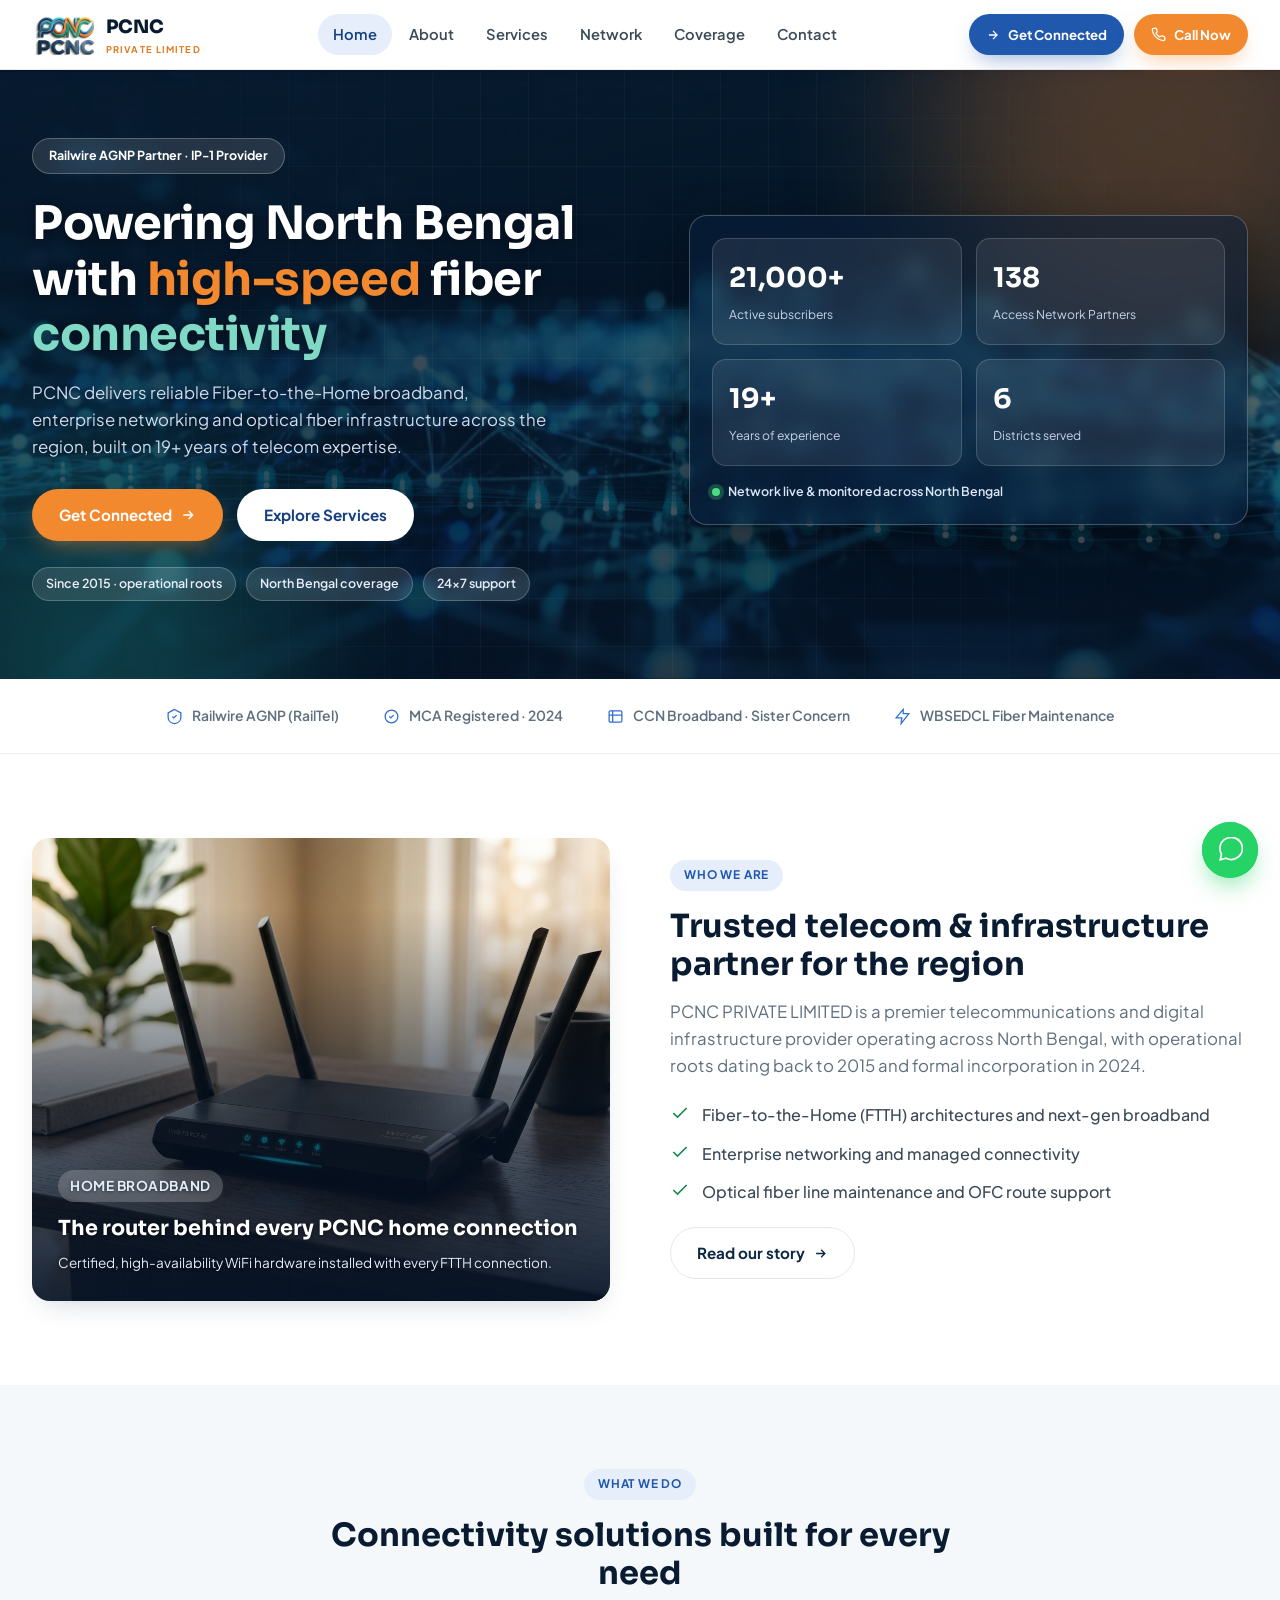
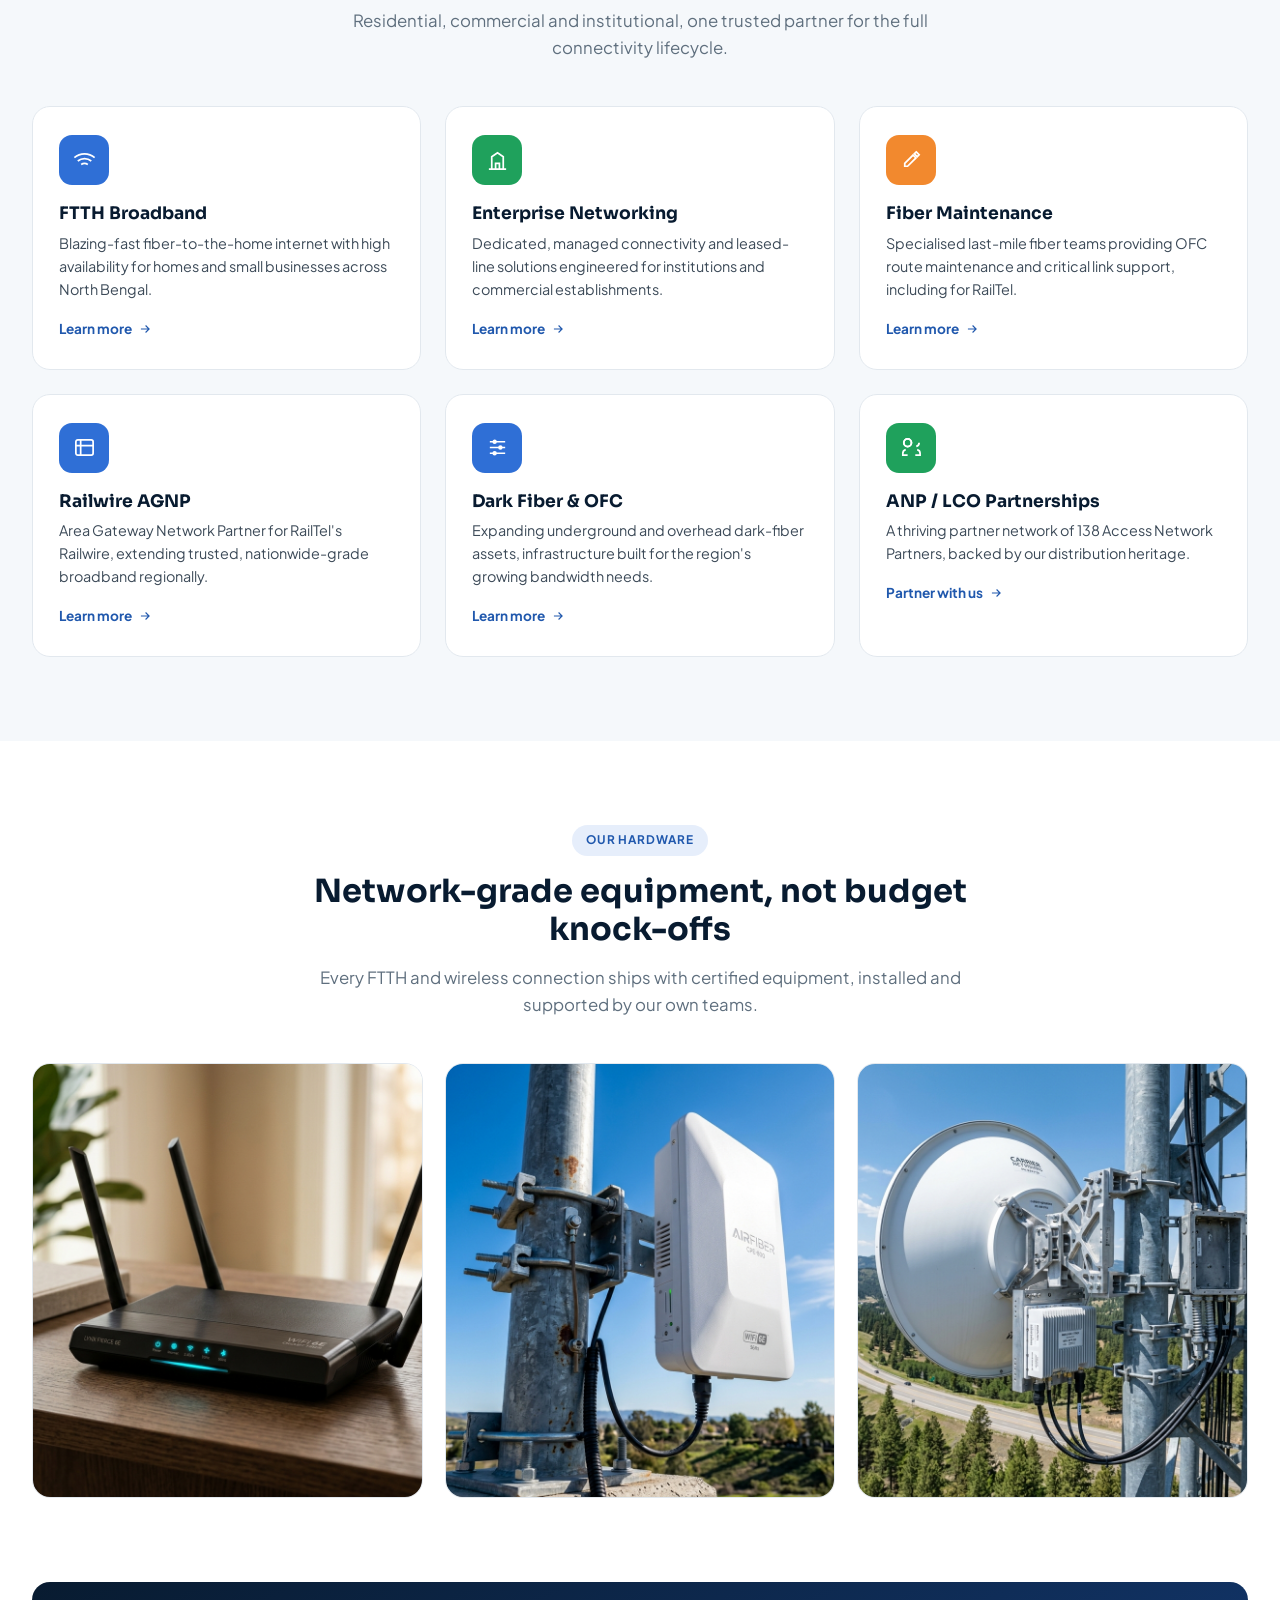
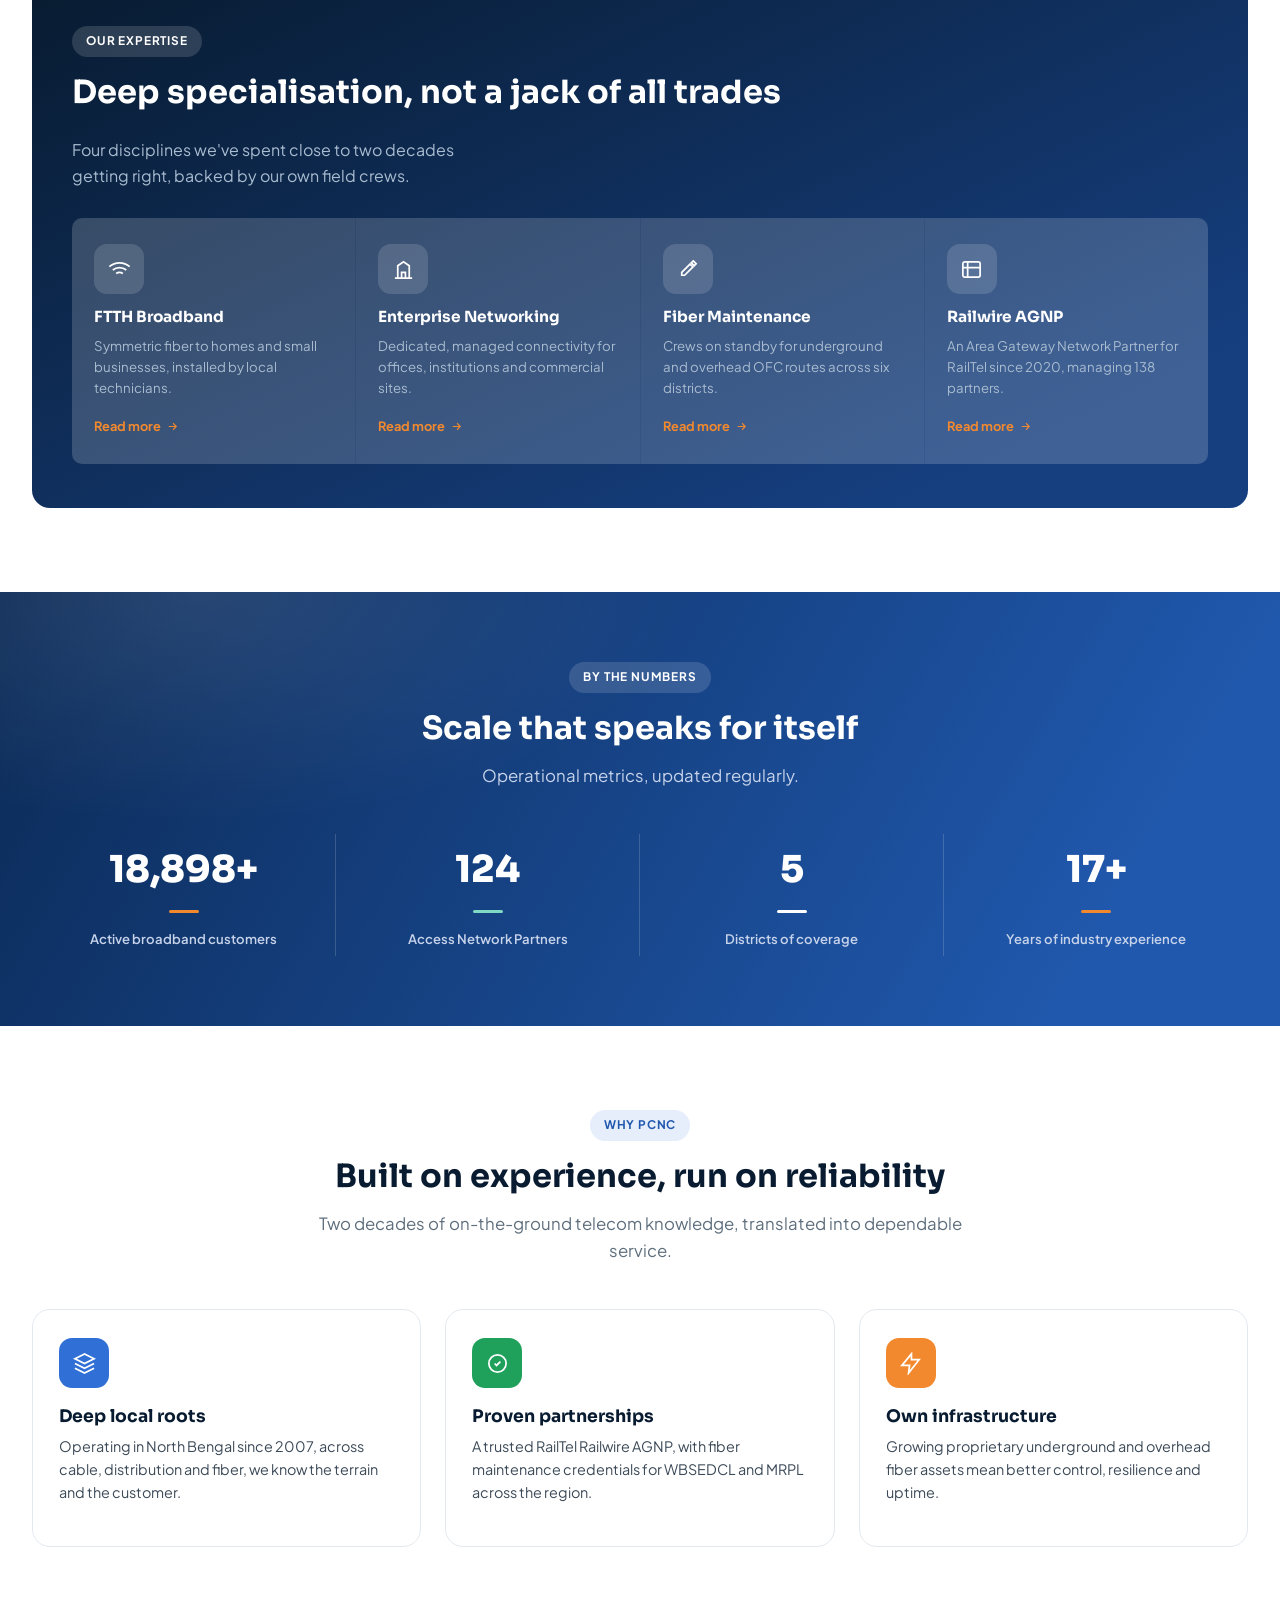
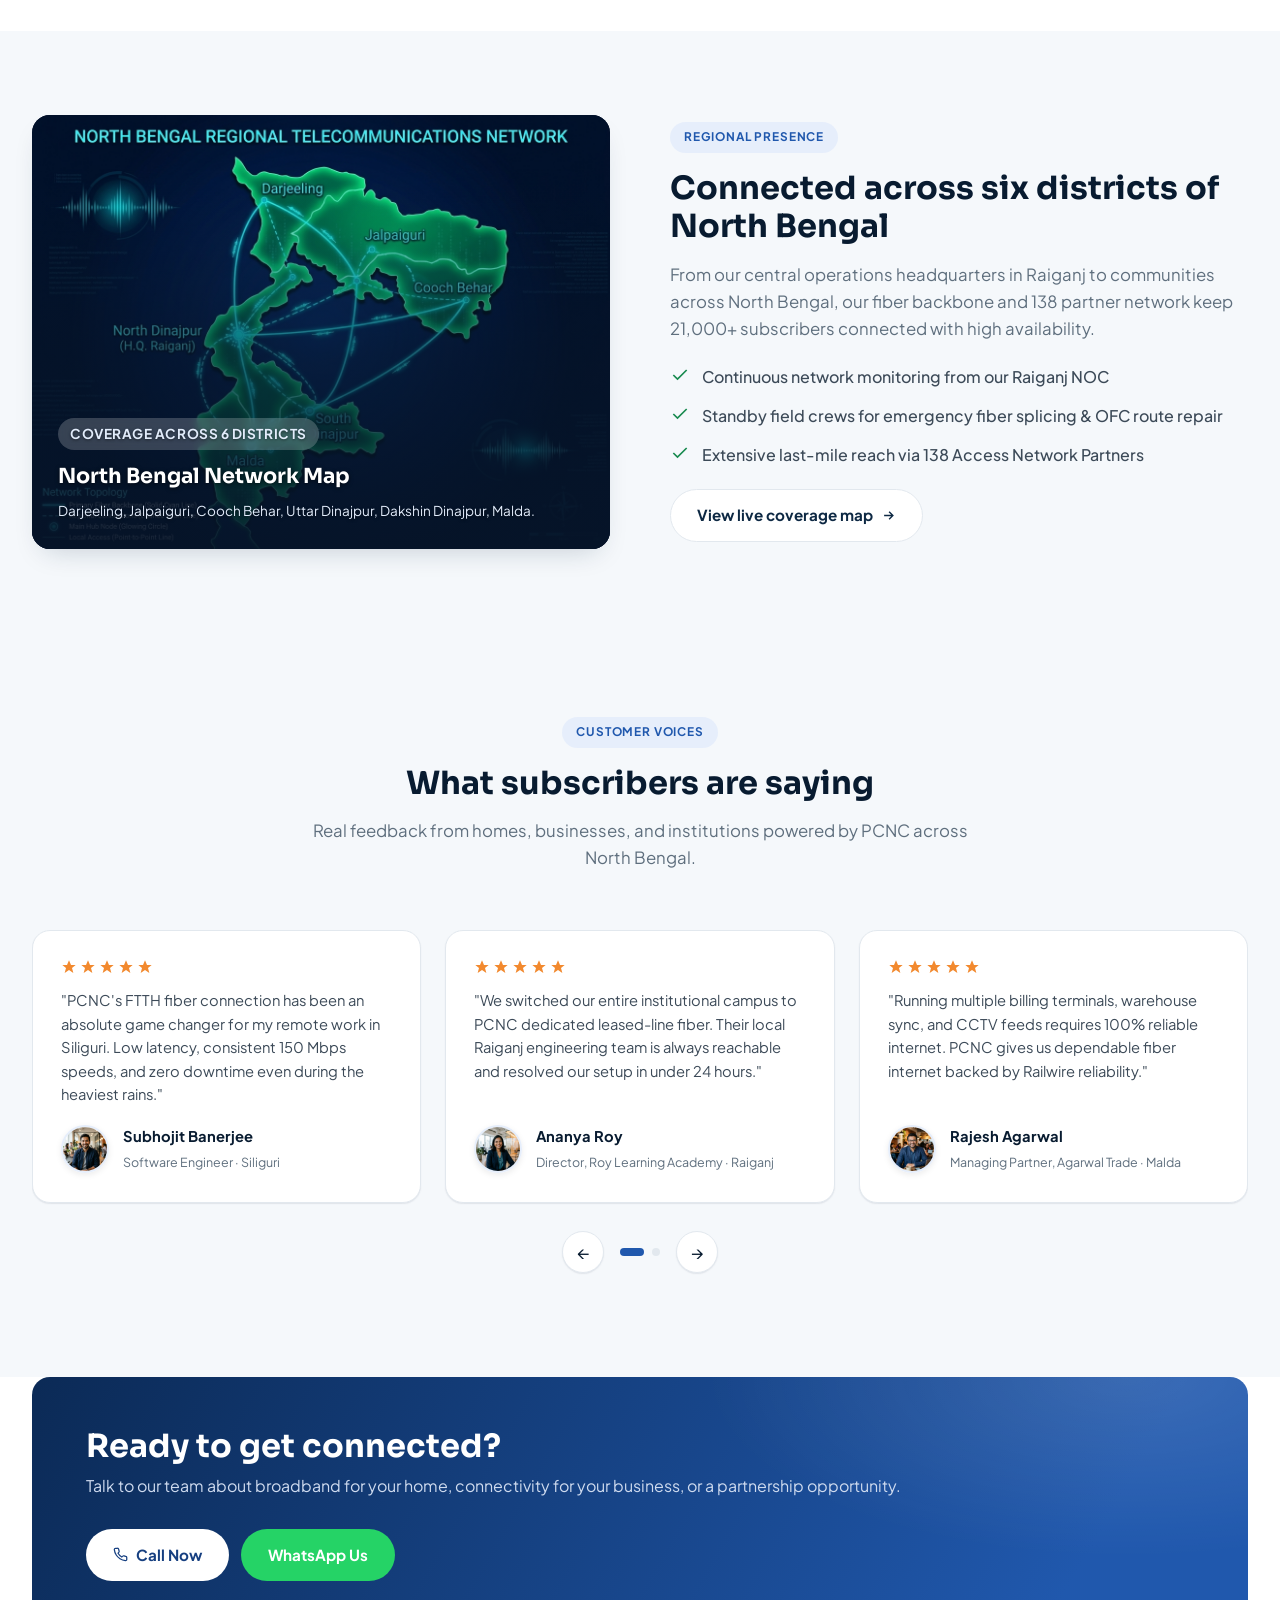
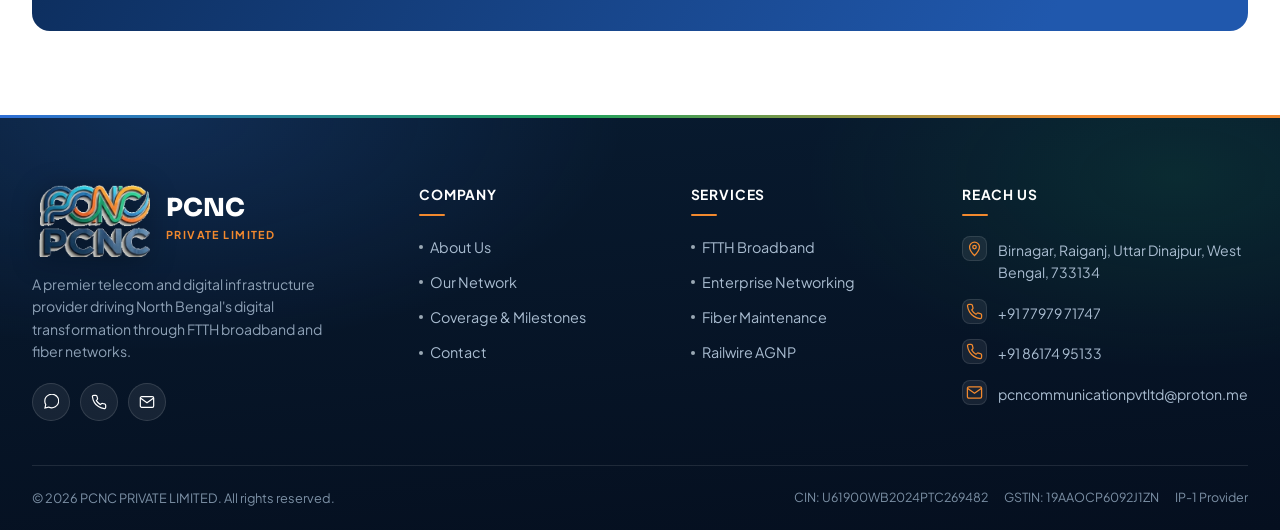
<file: index.html>
<!doctype html>
<html lang="en">
<head>
<meta charset="UTF-8">
<meta name="viewport" content="width=device-width, initial-scale=1.0, minimum-scale=1.0">
<title>PCNC PRIVATE LIMITED | Fiber Broadband &amp; Network Services in North Bengal</title>
<meta name="description" content="PCNC PRIVATE LIMITED delivers FTTH broadband, enterprise networking and fiber infrastructure across North Bengal. 21,000+ active customers, 138 network partners, 19+ years in telecom.">
<link rel="preconnect" href="https://fonts.googleapis.com">
<link rel="preconnect" href="https://fonts.gstatic.com" crossorigin>
<link href="https://fonts.googleapis.com/css2?family=Sora:wght@600;700;800&family=Plus+Jakarta+Sans:wght@400;500;600;700;800&display=swap" rel="stylesheet">
<link rel="stylesheet" href="assets/css/style.css">
</head>
<body>

<header class="site-header">
  <div class="wrap">
    <a href="index.html" class="brand">
      <span class="brand-mark img-frame" data-label="Logo"><img src="assets/images/logo.png" alt="PCNC PRIVATE LIMITED logo"></span>
      <span><span class="brand-name">PCNC</span><small class="brand-sub">Private Limited</small></span>
    </a>
    <nav class="nav">
      <a href="index.html" class="active">Home</a>
      <a href="about.html">About</a>
      <a href="services.html">Services</a>
      <a href="network.html">Network</a>
      <a href="coverage.html">Coverage</a>
      <a href="contact.html">Contact</a>
    </nav>
        <div class="header-actions">
      <a href="contact.html" class="btn btn-blue btn-sm btn-header-cta"><svg viewBox="0 0 24 24" width="14" height="14" fill="none" stroke="currentColor" stroke-width="2.2"><path d="M5 12h14M12 5l7 7-7 7"/></svg><span class="cta-text">Get Connected</span></a>
      <a href="tel:+917797971747" class="btn btn-orange btn-sm btn-header-call" aria-label="Call PCNC"><svg viewBox="0 0 24 24" width="15" height="15" fill="none" stroke="currentColor" stroke-width="2"><path d="M22 16.92v3a2 2 0 0 1-2.18 2 19.79 19.79 0 0 1-8.63-3.07 19.5 19.5 0 0 1-6-6 19.79 19.79 0 0 1-3.07-8.67A2 2 0 0 1 4.11 2h3a2 2 0 0 1 2 1.72c.12.9.34 1.79.65 2.65a2 2 0 0 1-.45 2.11L8.09 9.91a16 16 0 0 0 6 6l1.43-1.27a2 2 0 0 1 2.11-.45c.86.31 1.75.53 2.65.65A2 2 0 0 1 22 16.92z"/></svg><span class="call-text">Call Now</span></a>
      <button class="nav-toggle" aria-label="Menu"><svg viewBox="0 0 24 24" fill="none" stroke="currentColor" stroke-width="1.8"><path d="M3 6h18M3 12h18M3 18h18"/></svg></button>
    </div>
  </div>
</header>

<section class="hero">
  <!-- Telecom Data Video / Animated Background Layer -->
  <div class="hero-bg-media" aria-hidden="true">
    <img src="assets/images/telecom-cyber-mesh.png" alt="Data Telecom Network Background" class="hero-bg-visual" loading="eager">
    <canvas id="hero-telecom-canvas" class="hero-telecom-canvas"></canvas>
    <div class="hero-bg-overlay"></div>
    <div class="hero-bg-grid"></div>
  </div>

  <div class="wrap">
    <div class="hero-copy">
      <span class="hero-badge">Railwire AGNP Partner &middot; IP-1 Provider</span>
      <h1>Powering North Bengal with <span class="c-orange">high-speed</span> fiber <span class="c-teal">connectivity</span></h1>
      <p class="lede">PCNC delivers reliable Fiber-to-the-Home broadband, enterprise networking and optical fiber infrastructure across the region, built on 19+ years of telecom expertise.</p>
      <div class="hero-cta">
        <a href="contact.html" class="btn btn-orange">Get Connected
          <svg viewBox="0 0 24 24" width="16" height="16" fill="none" stroke="currentColor" stroke-width="2.2"><path d="M5 12h14M13 6l6 6-6 6"/></svg>
        </a>
        <a href="services.html" class="btn btn-white">Explore Services</a>
      </div>
      <div class="hero-pills">
        <span class="chip">Since 2015 &middot; operational roots</span>
        <span class="chip">North Bengal coverage</span>
        <span class="chip">24&times;7 support</span>
      </div>
    </div>
    <div class="hero-panel">
      <div class="hero-stat-grid">
        <div class="cell"><strong data-count="21000" data-suffix="+">0</strong><span>Active subscribers</span></div>
        <div class="cell"><strong data-count="138" data-suffix="">0</strong><span>Access Network Partners</span></div>
        <div class="cell"><strong data-count="19" data-suffix="+">0</strong><span>Years of experience</span></div>
        <div class="cell"><strong data-count="6" data-suffix="">0</strong><span>Districts served</span></div>
      </div>
      <div class="hero-live"><span class="dot"></span> Network live &amp; monitored across North Bengal</div>
    </div>
  </div>
</section>

<div class="cert-strip">
  <div class="wrap">
    <div class="cert-row">
      <span class="badge"><svg viewBox="0 0 24 24" fill="none" stroke="currentColor" stroke-width="1.8"><path d="M12 2 3 7v6c0 5 4 8.5 9 9 5-.5 9-4 9-9V7z"/><path d="m9 12 2 2 4-4"/></svg>Railwire AGNP (RailTel)</span>
      <span class="badge"><svg viewBox="0 0 24 24" fill="none" stroke="currentColor" stroke-width="1.8"><path d="m9 12 2 2 4-4"/><circle cx="12" cy="12" r="9"/></svg>MCA Registered &middot; 2024</span>
      <span class="badge"><svg viewBox="0 0 24 24" fill="none" stroke="currentColor" stroke-width="1.8"><rect x="3" y="4" width="18" height="16" rx="2"/><path d="M3 10h18M8 4v16"/></svg>CCN Broadband &middot; Sister Concern</span>
      <span class="badge"><svg viewBox="0 0 24 24" fill="none" stroke="currentColor" stroke-width="1.8"><path d="M13 2 3 14h8l-1 8 11-14h-8z"/></svg>WBSEDCL Fiber Maintenance</span>
    </div>
  </div>
</div>

<section class="section">
  <div class="wrap">
    <div class="split">
      <div class="split-media">
        <div class="media-card has-photo img-frame" data-label="Add photo: router.jpg&#10;(WiFi router shown at the customer's home)" style="background-image:url('assets/images/router.jpg');">
          <img src="assets/images/router.jpg" alt="PCNC customer-premises WiFi router used for home FTTH connections" style="position:absolute;inset:0;width:100%;height:100%;object-fit:cover;z-index:-1;">
          <div class="media-card-body">
            <span class="media-card-tag">Home Broadband</span>
            <strong>The router behind every PCNC home connection</strong>
            <span>Certified, high-availability WiFi hardware installed with every FTTH connection.</span>
          </div>
        </div>
      </div>
      <div class="split-copy">
        <div class="eyebrow">Who we are</div>
        <h2>Trusted telecom &amp; infrastructure partner for the region</h2>
        <p class="lede">PCNC PRIVATE LIMITED is a premier telecommunications and digital infrastructure provider operating across North Bengal, with operational roots dating back to 2015 and formal incorporation in 2024.</p>
        <ul class="check-list">
          <li><svg viewBox="0 0 24 24" fill="none" stroke="currentColor" stroke-width="2"><path d="M20 6 9 17l-5-5"/></svg>Fiber-to-the-Home (FTTH) architectures and next-gen broadband</li>
          <li><svg viewBox="0 0 24 24" fill="none" stroke="currentColor" stroke-width="2"><path d="M20 6 9 17l-5-5"/></svg>Enterprise networking and managed connectivity</li>
          <li><svg viewBox="0 0 24 24" fill="none" stroke="currentColor" stroke-width="2"><path d="M20 6 9 17l-5-5"/></svg>Optical fiber line maintenance and OFC route support</li>
        </ul>
        <a href="about.html" class="btn btn-outline">Read our story
          <svg viewBox="0 0 24 24" width="15" height="15" fill="none" stroke="currentColor" stroke-width="2.2"><path d="M5 12h14M13 6l6 6-6 6"/></svg>
        </a>
      </div>
    </div>
  </div>
</section>

<section class="section section--soft">
  <div class="wrap">
    <div class="section-top center">
      <div class="eyebrow">What we do</div>
      <h2>Connectivity solutions built for every need</h2>
      <p class="lede">Residential, commercial and institutional, one trusted partner for the full connectivity lifecycle.</p>
    </div>
    <div class="card-grid">
      <div class="svc-card">
        <div class="sq-icon blue"><svg viewBox="0 0 24 24" fill="none" stroke="currentColor" stroke-width="1.8"><path d="M5 12.55a11 11 0 0 1 14.08 0M1.42 9a16 16 0 0 1 21.16 0M8.53 16.11a6 6 0 0 1 6.95 0M12 20h.01"/></svg></div>
        <h3>FTTH Broadband</h3>
        <p>Blazing-fast fiber-to-the-home internet with high availability for homes and small businesses across North Bengal.</p>
        <a href="services.html" class="svc-link">Learn more <svg viewBox="0 0 24 24" fill="none" stroke="currentColor" stroke-width="2"><path d="M5 12h14M13 6l6 6-6 6"/></svg></a>
      </div>
      <div class="svc-card">
        <div class="sq-icon green"><svg viewBox="0 0 24 24" fill="none" stroke="currentColor" stroke-width="1.8"><path d="M3 21h18M6 21V8l6-4 6 4v13M10 21v-6h4v6M9 12h.01M15 12h.01M9 9h.01M15 9h.01"/></svg></div>
        <h3>Enterprise Networking</h3>
        <p>Dedicated, managed connectivity and leased-line solutions engineered for institutions and commercial establishments.</p>
        <a href="services.html" class="svc-link">Learn more <svg viewBox="0 0 24 24" fill="none" stroke="currentColor" stroke-width="2"><path d="M5 12h14M13 6l6 6-6 6"/></svg></a>
      </div>
      <div class="svc-card">
        <div class="sq-icon orange"><svg viewBox="0 0 24 24" fill="none" stroke="currentColor" stroke-width="1.8"><path d="m14.7 6.3 3 3L9 18H6v-3z"/><path d="m18 3 3 3-2 2-3-3z"/></svg></div>
        <h3>Fiber Maintenance</h3>
        <p>Specialised last-mile fiber teams providing OFC route maintenance and critical link support, including for RailTel.</p>
        <a href="services.html" class="svc-link">Learn more <svg viewBox="0 0 24 24" fill="none" stroke="currentColor" stroke-width="2"><path d="M5 12h14M13 6l6 6-6 6"/></svg></a>
      </div>
      <div class="svc-card">
        <div class="sq-icon blue"><svg viewBox="0 0 24 24" fill="none" stroke="currentColor" stroke-width="1.8"><rect x="3" y="4" width="18" height="16" rx="2"/><path d="M3 10h18M8 4v16"/></svg></div>
        <h3>Railwire AGNP</h3>
        <p>Area Gateway Network Partner for RailTel's Railwire, extending trusted, nationwide-grade broadband regionally.</p>
        <a href="network.html" class="svc-link">Learn more <svg viewBox="0 0 24 24" fill="none" stroke="currentColor" stroke-width="2"><path d="M5 12h14M13 6l6 6-6 6"/></svg></a>
      </div>
      <div class="svc-card">
        <div class="sq-icon blue"><svg viewBox="0 0 24 24" fill="none" stroke="currentColor" stroke-width="1.8"><path d="M4 12h16M4 6h16M4 18h16"/><circle cx="9" cy="6" r="1.4"/><circle cx="15" cy="12" r="1.4"/><circle cx="9" cy="18" r="1.4"/></svg></div>
        <h3>Dark Fiber &amp; OFC</h3>
        <p>Expanding underground and overhead dark-fiber assets, infrastructure built for the region's growing bandwidth needs.</p>
        <a href="network.html" class="svc-link">Learn more <svg viewBox="0 0 24 24" fill="none" stroke="currentColor" stroke-width="2"><path d="M5 12h14M13 6l6 6-6 6"/></svg></a>
      </div>
      <div class="svc-card">
        <div class="sq-icon green"><svg viewBox="0 0 24 24" fill="none" stroke="currentColor" stroke-width="1.8"><path d="M17 20h5v-2a4 4 0 0 0-3-3.87M9 20H4v-2a4 4 0 0 1 3-3.87M13 7a4 4 0 1 1-8 0 4 4 0 0 1 8 0ZM21 7a4 4 0 0 1-3 3.87"/><circle cx="9" cy="7" r="4"/></svg></div>
        <h3>ANP / LCO Partnerships</h3>
        <p>A thriving partner network of 138 Access Network Partners, backed by our distribution heritage.</p>
        <a href="contact.html" class="svc-link">Partner with us <svg viewBox="0 0 24 24" fill="none" stroke="currentColor" stroke-width="2"><path d="M5 12h14M13 6l6 6-6 6"/></svg></a>
      </div>
    </div>
  </div>
</section>

<section class="section">
  <div class="wrap">
    <div class="section-top center">
      <div class="eyebrow">Our hardware</div>
      <h2>Network-grade equipment, not budget knock-offs</h2>
      <p class="lede">Every FTTH and wireless connection ships with certified equipment, installed and supported by our own teams.</p>
    </div>
    <div class="equip-grid">
      <div class="equip-card">
        <span class="img-frame" data-label="Add photo: router.jpg"><img src="assets/images/router.jpg" alt="Dual-band WiFi router supplied with home FTTH connections"></span>
        <div class="equip-body">
          <span class="equip-tag blue">Home Broadband</span>
          <h4>Dual-Band WiFi Router</h4>
          <p>Supplied with every FTTH home connection for stable coverage across the whole house.</p>
        </div>
      </div>
      <div class="equip-card">
        <span class="img-frame" data-label="Add photo: cpe-outdoor.jpg"><img src="assets/images/cpe-outdoor.jpg" alt="Outdoor long-range wireless CPE device"></span>
        <div class="equip-body">
          <span class="equip-tag green">Wireless Link</span>
          <h4>Outdoor Long-Range CPE</h4>
          <p>Used for point-to-point wireless links where fiber has not yet reached the last mile.</p>
        </div>
      </div>
      <div class="equip-card">
        <span class="img-frame" data-label="Add photo: cpe-mikrotik.jpg"><img src="assets/images/cpe-mikrotik.jpg" alt="Carrier-grade outdoor unit used on the ANP network"></span>
        <div class="equip-body">
          <span class="equip-tag orange">ANP Network</span>
          <h4>Carrier-Grade Outdoor Unit</h4>
          <p>Deployed across our partner network for reliable backhaul between towers and access points.</p>
        </div>
      </div>
    </div>
  </div>
</section>

<section class="section" style="padding-top:0;">
  <div class="wrap">
    <div class="expertise-ribbon">
      <div class="expertise-head">
        <div>
          <div class="eyebrow on-dark">Our expertise</div>
          <h2>Deep specialisation, not a jack of all trades</h2>
        </div>
        <p>Four disciplines we've spent close to two decades getting right, backed by our own field crews.</p>
      </div>
      <div class="expertise-grid">
        <div class="expertise-item">
          <div class="sq-icon blue"><svg viewBox="0 0 24 24" fill="none" stroke="currentColor" stroke-width="1.8"><path d="M5 12.55a11 11 0 0 1 14.08 0M1.42 9a16 16 0 0 1 21.16 0M8.53 16.11a6 6 0 0 1 6.95 0M12 20h.01"/></svg></div>
          <h4>FTTH Broadband</h4>
          <p>Symmetric fiber to homes and small businesses, installed by local technicians.</p>
          <a href="services.html">Read more <svg viewBox="0 0 24 24" width="13" height="13" fill="none" stroke="currentColor" stroke-width="2"><path d="M5 12h14M13 6l6 6-6 6"/></svg></a>
        </div>
        <div class="expertise-item">
          <div class="sq-icon green"><svg viewBox="0 0 24 24" fill="none" stroke="currentColor" stroke-width="1.8"><path d="M3 21h18M6 21V8l6-4 6 4v13M10 21v-6h4v6"/></svg></div>
          <h4>Enterprise Networking</h4>
          <p>Dedicated, managed connectivity for offices, institutions and commercial sites.</p>
          <a href="services.html">Read more <svg viewBox="0 0 24 24" width="13" height="13" fill="none" stroke="currentColor" stroke-width="2"><path d="M5 12h14M13 6l6 6-6 6"/></svg></a>
        </div>
        <div class="expertise-item">
          <div class="sq-icon orange"><svg viewBox="0 0 24 24" fill="none" stroke="currentColor" stroke-width="1.8"><path d="m14.7 6.3 3 3L9 18H6v-3z"/><path d="m18 3 3 3-2 2-3-3z"/></svg></div>
          <h4>Fiber Maintenance</h4>
          <p>Crews on standby for underground and overhead OFC routes across six districts.</p>
          <a href="services.html">Read more <svg viewBox="0 0 24 24" width="13" height="13" fill="none" stroke="currentColor" stroke-width="2"><path d="M5 12h14M13 6l6 6-6 6"/></svg></a>
        </div>
        <div class="expertise-item">
          <div class="sq-icon blue"><svg viewBox="0 0 24 24" fill="none" stroke="currentColor" stroke-width="1.8"><rect x="3" y="4" width="18" height="16" rx="2"/><path d="M3 10h18M8 4v16"/></svg></div>
          <h4>Railwire AGNP</h4>
          <p>An Area Gateway Network Partner for RailTel since 2020, managing 138 partners.</p>
          <a href="network.html">Read more <svg viewBox="0 0 24 24" width="13" height="13" fill="none" stroke="currentColor" stroke-width="2"><path d="M5 12h14M13 6l6 6-6 6"/></svg></a>
        </div>
      </div>
    </div>
  </div>
</section>

<section class="stat-band">
  <div class="wrap">
    <div class="section-top center">
      <div class="eyebrow on-dark">By the numbers</div>
      <h2>Scale that speaks for itself</h2>
      <p class="lede">Operational metrics, updated regularly.</p>
    </div>
    <div class="stat-band-grid">
      <div class="cell"><strong data-count="21000" data-suffix="+">0</strong><div class="bar"></div><span>Active broadband customers</span></div>
      <div class="cell"><strong data-count="138" data-suffix="">0</strong><div class="bar"></div><span>Access Network Partners</span></div>
      <div class="cell"><strong data-count="6" data-suffix="">0</strong><div class="bar"></div><span>Districts of coverage</span></div>
      <div class="cell"><strong data-count="19" data-suffix="+">0</strong><div class="bar"></div><span>Years of industry experience</span></div>
    </div>
  </div>
</section>

<section class="section">
  <div class="wrap">
    <div class="section-top center">
      <div class="eyebrow">Why PCNC</div>
      <h2>Built on experience, run on reliability</h2>
      <p class="lede">Two decades of on-the-ground telecom knowledge, translated into dependable service.</p>
    </div>
    <div class="card-grid">
      <div class="svc-card">
        <div class="sq-icon blue"><svg viewBox="0 0 24 24" fill="none" stroke="currentColor" stroke-width="1.8"><path d="M12 2 2 7l10 5 10-5-10-5ZM2 17l10 5 10-5M2 12l10 5 10-5"/></svg></div>
        <h3>Deep local roots</h3>
        <p>Operating in North Bengal since 2007, across cable, distribution and fiber, we know the terrain and the customer.</p>
      </div>
      <div class="svc-card">
        <div class="sq-icon green"><svg viewBox="0 0 24 24" fill="none" stroke="currentColor" stroke-width="1.8"><path d="m9 12 2 2 4-4"/><circle cx="12" cy="12" r="9"/></svg></div>
        <h3>Proven partnerships</h3>
        <p>A trusted RailTel Railwire AGNP, with fiber maintenance credentials for WBSEDCL and MRPL across the region.</p>
      </div>
      <div class="svc-card">
        <div class="sq-icon orange"><svg viewBox="0 0 24 24" fill="none" stroke="currentColor" stroke-width="1.8"><path d="M13 2 3 14h8l-1 8 11-14h-8z"/></svg></div>
        <h3>Own infrastructure</h3>
        <p>Growing proprietary underground and overhead fiber assets mean better control, resilience and uptime.</p>
      </div>
    </div>
  </div>
</section>

<section class="section section--soft">
  <div class="wrap">
    <div class="split">
      <div class="split-media">
        <div class="media-card has-photo img-frame" data-label="North Bengal Coverage Map" style="background-image:url('assets/images/coverage-map.jpg');aspect-ratio:4/3;">
          <img src="assets/images/coverage-map.jpg" alt="PCNC North Bengal regional telecommunications coverage and fiber network map" style="position:absolute;inset:0;width:100%;height:100%;object-fit:cover;z-index:-1;">
          <div class="media-card-body">
            <span class="media-card-tag">Coverage Across 6 Districts</span>
            <strong>North Bengal Network Map</strong>
            <span>Darjeeling, Jalpaiguri, Cooch Behar, Uttar Dinajpur, Dakshin Dinajpur, Malda.</span>
          </div>
        </div>
      </div>
      <div class="split-copy">
        <div class="eyebrow">Regional presence</div>
        <h2>Connected across six districts of North Bengal</h2>
        <p class="lede">From our central operations headquarters in Raiganj to communities across North Bengal, our fiber backbone and 138 partner network keep 21,000+ subscribers connected with high availability.</p>
        <ul class="check-list">
          <li><svg viewBox="0 0 24 24" fill="none" stroke="currentColor" stroke-width="2"><path d="M20 6 9 17l-5-5"/></svg>Continuous network monitoring from our Raiganj NOC</li>
          <li><svg viewBox="0 0 24 24" fill="none" stroke="currentColor" stroke-width="2"><path d="M20 6 9 17l-5-5"/></svg>Standby field crews for emergency fiber splicing &amp; OFC route repair</li>
          <li><svg viewBox="0 0 24 24" fill="none" stroke="currentColor" stroke-width="2"><path d="M20 6 9 17l-5-5"/></svg>Extensive last-mile reach via 138 Access Network Partners</li>
        </ul>
        <a href="coverage.html" class="btn btn-outline">View live coverage map
          <svg viewBox="0 0 24 24" width="15" height="15" fill="none" stroke="currentColor" stroke-width="2.2"><path d="M5 12h14M13 6l6 6-6 6"/></svg>
        </a>
      </div>
    </div>
  </div>
</section>

<section class="section section--soft" style="overflow:hidden;">
  <div class="wrap">
    <div class="section-top center">
      <div class="eyebrow">Customer voices</div>
      <h2>What subscribers are saying</h2>
      <p class="lede">Real feedback from homes, businesses, and institutions powered by PCNC across North Bengal.</p>
    </div>
    
    <div class="testi-slider-container">
      <div class="testi-track" id="testiTrack">
        <!-- Card 1 -->
        <div class="testi-card">
          <div class="testi-stars">
            <svg viewBox="0 0 24 24" fill="currentColor"><path d="M12 2l3 7h7l-5.5 4.5L18.5 21 12 16.5 5.5 21l2-7.5L2 9h7z"/></svg>
            <svg viewBox="0 0 24 24" fill="currentColor"><path d="M12 2l3 7h7l-5.5 4.5L18.5 21 12 16.5 5.5 21l2-7.5L2 9h7z"/></svg>
            <svg viewBox="0 0 24 24" fill="currentColor"><path d="M12 2l3 7h7l-5.5 4.5L18.5 21 12 16.5 5.5 21l2-7.5L2 9h7z"/></svg>
            <svg viewBox="0 0 24 24" fill="currentColor"><path d="M12 2l3 7h7l-5.5 4.5L18.5 21 12 16.5 5.5 21l2-7.5L2 9h7z"/></svg>
            <svg viewBox="0 0 24 24" fill="currentColor"><path d="M12 2l3 7h7l-5.5 4.5L18.5 21 12 16.5 5.5 21l2-7.5L2 9h7z"/></svg>
          </div>
          <p>"PCNC's FTTH fiber connection has been an absolute game changer for my remote work in Siliguri. Low latency, consistent 150 Mbps speeds, and zero downtime even during the heaviest rains."</p>
          <div class="testi-person">
            <img class="testi-avatar-img" src="assets/images/user1.jpg" alt="Subhojit Banerjee">
            <div>
              <strong>Subhojit Banerjee</strong>
              <span>Software Engineer &middot; Siliguri</span>
            </div>
          </div>
        </div>

        <!-- Card 2 -->
        <div class="testi-card">
          <div class="testi-stars">
            <svg viewBox="0 0 24 24" fill="currentColor"><path d="M12 2l3 7h7l-5.5 4.5L18.5 21 12 16.5 5.5 21l2-7.5L2 9h7z"/></svg>
            <svg viewBox="0 0 24 24" fill="currentColor"><path d="M12 2l3 7h7l-5.5 4.5L18.5 21 12 16.5 5.5 21l2-7.5L2 9h7z"/></svg>
            <svg viewBox="0 0 24 24" fill="currentColor"><path d="M12 2l3 7h7l-5.5 4.5L18.5 21 12 16.5 5.5 21l2-7.5L2 9h7z"/></svg>
            <svg viewBox="0 0 24 24" fill="currentColor"><path d="M12 2l3 7h7l-5.5 4.5L18.5 21 12 16.5 5.5 21l2-7.5L2 9h7z"/></svg>
            <svg viewBox="0 0 24 24" fill="currentColor"><path d="M12 2l3 7h7l-5.5 4.5L18.5 21 12 16.5 5.5 21l2-7.5L2 9h7z"/></svg>
          </div>
          <p>"We switched our entire institutional campus to PCNC dedicated leased-line fiber. Their local Raiganj engineering team is always reachable and resolved our setup in under 24 hours."</p>
          <div class="testi-person">
            <img class="testi-avatar-img" src="assets/images/user2.jpg" alt="Ananya Roy">
            <div>
              <strong>Ananya Roy</strong>
              <span>Director, Roy Learning Academy &middot; Raiganj</span>
            </div>
          </div>
        </div>

        <!-- Card 3 -->
        <div class="testi-card">
          <div class="testi-stars">
            <svg viewBox="0 0 24 24" fill="currentColor"><path d="M12 2l3 7h7l-5.5 4.5L18.5 21 12 16.5 5.5 21l2-7.5L2 9h7z"/></svg>
            <svg viewBox="0 0 24 24" fill="currentColor"><path d="M12 2l3 7h7l-5.5 4.5L18.5 21 12 16.5 5.5 21l2-7.5L2 9h7z"/></svg>
            <svg viewBox="0 0 24 24" fill="currentColor"><path d="M12 2l3 7h7l-5.5 4.5L18.5 21 12 16.5 5.5 21l2-7.5L2 9h7z"/></svg>
            <svg viewBox="0 0 24 24" fill="currentColor"><path d="M12 2l3 7h7l-5.5 4.5L18.5 21 12 16.5 5.5 21l2-7.5L2 9h7z"/></svg>
            <svg viewBox="0 0 24 24" fill="currentColor"><path d="M12 2l3 7h7l-5.5 4.5L18.5 21 12 16.5 5.5 21l2-7.5L2 9h7z"/></svg>
          </div>
          <p>"Running multiple billing terminals, warehouse sync, and CCTV feeds requires 100% reliable internet. PCNC gives us dependable fiber internet backed by Railwire reliability."</p>
          <div class="testi-person">
            <img class="testi-avatar-img" src="assets/images/user3.jpg" alt="Rajesh Agarwal">
            <div>
              <strong>Rajesh Agarwal</strong>
              <span>Managing Partner, Agarwal Trade &middot; Malda</span>
            </div>
          </div>
        </div>

        <!-- Card 4 -->
        <div class="testi-card">
          <div class="testi-stars">
            <svg viewBox="0 0 24 24" fill="currentColor"><path d="M12 2l3 7h7l-5.5 4.5L18.5 21 12 16.5 5.5 21l2-7.5L2 9h7z"/></svg>
            <svg viewBox="0 0 24 24" fill="currentColor"><path d="M12 2l3 7h7l-5.5 4.5L18.5 21 12 16.5 5.5 21l2-7.5L2 9h7z"/></svg>
            <svg viewBox="0 0 24 24" fill="currentColor"><path d="M12 2l3 7h7l-5.5 4.5L18.5 21 12 16.5 5.5 21l2-7.5L2 9h7z"/></svg>
            <svg viewBox="0 0 24 24" fill="currentColor"><path d="M12 2l3 7h7l-5.5 4.5L18.5 21 12 16.5 5.5 21l2-7.5L2 9h7z"/></svg>
            <svg viewBox="0 0 24 24" fill="currentColor"><path d="M12 2l3 7h7l-5.5 4.5L18.5 21 12 16.5 5.5 21l2-7.5L2 9h7z"/></svg>
          </div>
          <p>"Uploading large 4K video projects used to take hours. With PCNC symmetrical fiber speeds, everything syncs in minutes. Best ISP service in North Bengal by far!"</p>
          <div class="testi-person">
            <img class="testi-avatar-img" src="assets/images/user4.jpg" alt="Priyanka Sen">
            <div>
              <strong>Priyanka Sen</strong>
              <span>Creative Director &middot; Jalpaiguri</span>
            </div>
          </div>
        </div>
      </div>
      
      <div class="testi-controls">
        <button class="testi-arrow" id="testiPrev" aria-label="Previous Testimonials">&larr;</button>
        <div class="testi-dots" id="testiDots"></div>
        <button class="testi-arrow" id="testiNext" aria-label="Next Testimonials">&rarr;</button>
      </div>
    </div>
  </div>
</section>

<section class="section" style="padding-top:0;">
  <div class="wrap">
    <div class="cta-banner">
      <div>
        <h2>Ready to get connected?</h2>
        <p>Talk to our team about broadband for your home, connectivity for your business, or a partnership opportunity.</p>
      </div>
      <div class="cta-actions">
        <a href="tel:+917797971747" class="btn btn-white">
          <svg viewBox="0 0 24 24" width="15" height="15" fill="none" stroke="currentColor" stroke-width="2"><path d="M22 16.92v3a2 2 0 0 1-2.18 2 19.79 19.79 0 0 1-8.63-3.07 19.5 19.5 0 0 1-6-6 19.79 19.79 0 0 1-3.07-8.67A2 2 0 0 1 4.11 2h3a2 2 0 0 1 2 1.72c.12.9.34 1.79.65 2.65a2 2 0 0 1-.45 2.11L8.09 9.91a16 16 0 0 0 6 6l1.43-1.27a2 2 0 0 1 2.11-.45c.86.31 1.75.53 2.65.65A2 2 0 0 1 22 16.92z"/></svg>
          Call Now
        </a>
        <a href="https://wa.me/917797971747" class="btn btn-whatsapp" target="_blank" rel="noopener">WhatsApp Us</a>
      </div>
    </div>
  </div>
</section>

<footer class="site-footer">
  <div class="wrap">
    <div class="footer-grid">
      <div class="footer-brand">
        <a href="index.html" class="brand">
          <span class="brand-mark img-frame" data-label="Logo"><img src="assets/images/logo.png" alt="PCNC PRIVATE LIMITED logo"></span>
          <span><span class="brand-name">PCNC</span><small class="brand-sub">Private Limited</small></span>
        </a>
        <p>A premier telecom and digital infrastructure provider driving North Bengal's digital transformation through FTTH broadband and fiber networks.</p>
        <div class="footer-social">
          <a href="https://wa.me/917797971747" aria-label="WhatsApp" target="_blank" rel="noopener"><svg viewBox="0 0 24 24" fill="none" stroke="currentColor" stroke-width="1.8"><path d="M20.5 3.5a10.4 10.4 0 0 0-17.8 7.2c0 1.8.5 3.6 1.4 5.1L3 21l5.4-1.4a10.4 10.4 0 0 0 15.1-9.1c0-2.8-1.1-5.4-3-7.3Z"/></svg></a>
          <a href="tel:+917797971747" aria-label="Call"><svg viewBox="0 0 24 24" fill="none" stroke="currentColor" stroke-width="1.8"><path d="M22 16.92v3a2 2 0 0 1-2.18 2 19.79 19.79 0 0 1-8.63-3.07 19.5 19.5 0 0 1-6-6 19.79 19.79 0 0 1-3.07-8.67A2 2 0 0 1 4.11 2h3a2 2 0 0 1 2 1.72c.12.9.34 1.79.65 2.65a2 2 0 0 1-.45 2.11L8.09 9.91a16 16 0 0 0 6 6l1.43-1.27a2 2 0 0 1 2.11-.45c.86.31 1.75.53 2.65.65A2 2 0 0 1 22 16.92z"/></svg></a>
          <a href="mailto:pcncommunicationpvtltd@proton.me" aria-label="Email"><svg viewBox="0 0 24 24" fill="none" stroke="currentColor" stroke-width="1.8"><rect x="2" y="4" width="20" height="16" rx="2"/><path d="M22 6 12 13 2 6"/></svg></a>
        </div>
      </div>
      <div>
        <div class="foot-h">Company</div>
        <div class="foot-links">
          <a href="about.html">About Us</a>
          <a href="network.html">Our Network</a>
          <a href="coverage.html">Coverage &amp; Milestones</a>
          <a href="contact.html">Contact</a>
        </div>
      </div>
      <div>
        <div class="foot-h">Services</div>
        <div class="foot-links">
          <a href="services.html">FTTH Broadband</a>
          <a href="services.html">Enterprise Networking</a>
          <a href="services.html">Fiber Maintenance</a>
          <a href="network.html">Railwire AGNP</a>
        </div>
      </div>
      <div>
        <div class="foot-h">Reach Us</div>
        <ul class="foot-contact">
          <li><svg viewBox="0 0 24 24" fill="none" stroke="currentColor" stroke-width="1.8"><path d="M12 22s7-6.6 7-12a7 7 0 1 0-14 0c0 5.4 7 12 7 12Z"/><circle cx="12" cy="10" r="2.5"/></svg><span>Birnagar, Raiganj, Uttar Dinajpur, West Bengal, 733134</span></li>
          <li><svg viewBox="0 0 24 24" fill="none" stroke="currentColor" stroke-width="1.8"><path d="M22 16.92v3a2 2 0 0 1-2.18 2 19.79 19.79 0 0 1-8.63-3.07 19.5 19.5 0 0 1-6-6 19.79 19.79 0 0 1-3.07-8.67A2 2 0 0 1 4.11 2h3a2 2 0 0 1 2 1.72c.12.9.34 1.79.65 2.65a2 2 0 0 1-.45 2.11L8.09 9.91a16 16 0 0 0 6 6l1.43-1.27a2 2 0 0 1 2.11-.45c.86.31 1.75.53 2.65.65A2 2 0 0 1 22 16.92z"/></svg><a href="tel:+917797971747">+91 77979 71747</a></li>
          <li><svg viewBox="0 0 24 24" fill="none" stroke="currentColor" stroke-width="1.8"><path d="M22 16.92v3a2 2 0 0 1-2.18 2 19.79 19.79 0 0 1-8.63-3.07 19.5 19.5 0 0 1-6-6 19.79 19.79 0 0 1-3.07-8.67A2 2 0 0 1 4.11 2h3a2 2 0 0 1 2 1.72c.12.9.34 1.79.65 2.65a2 2 0 0 1-.45 2.11L8.09 9.91a16 16 0 0 0 6 6l1.43-1.27a2 2 0 0 1 2.11-.45c.86.31 1.75.53 2.65.65A2 2 0 0 1 22 16.92z"/></svg><a href="tel:+918617495133">+91 86174 95133</a></li>
          <li><svg viewBox="0 0 24 24" fill="none" stroke="currentColor" stroke-width="1.8"><rect x="2" y="4" width="20" height="16" rx="2"/><path d="M22 6 12 13 2 6"/></svg><a href="mailto:pcncommunicationpvtltd@proton.me">pcncommunicationpvtltd@proton.me</a></li>
        </ul>
      </div>
    </div>
    <div class="footer-bottom">
      <span>&copy; <span id="year"></span> PCNC PRIVATE LIMITED. All rights reserved.</span>
      <div class="footer-legal">
        <span>CIN: U61900WB2024PTC269482</span>
        <span>GSTIN: 19AAOCP6092J1ZN</span>
        <span>IP-1 Provider</span>
      </div>
    </div>
  </div>
</footer>

<a href="https://wa.me/917797971747" class="wa-float" aria-label="Chat on WhatsApp" target="_blank" rel="noopener">
  <svg viewBox="0 0 24 24" fill="none" stroke="currentColor" stroke-width="1.6"><path d="M20.5 3.5a10.4 10.4 0 0 0-17.8 7.2c0 1.8.5 3.6 1.4 5.1L3 21l5.4-1.4a10.4 10.4 0 0 0 15.1-9.1c0-2.8-1.1-5.4-3-7.3Z"/></svg>
</a>

<script src="assets/js/main.js"></script>
</body>
</html>
</file>
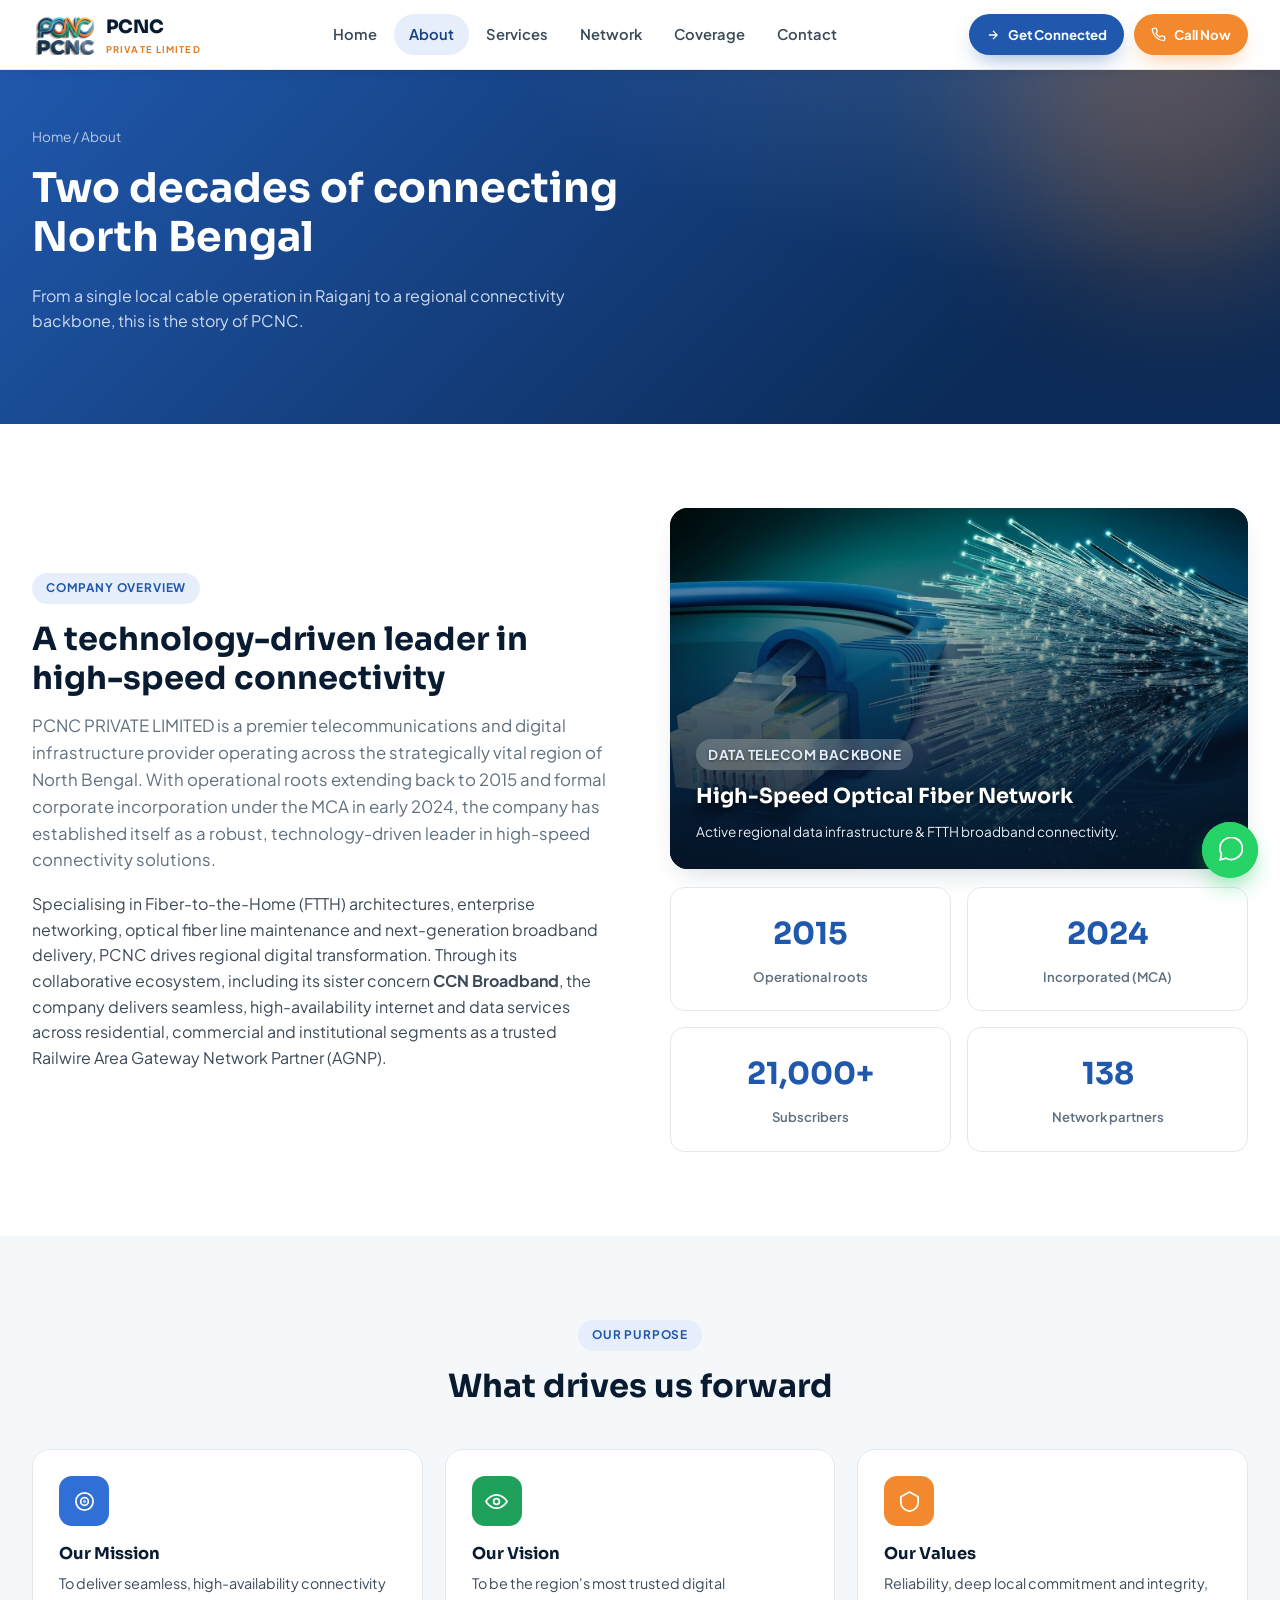
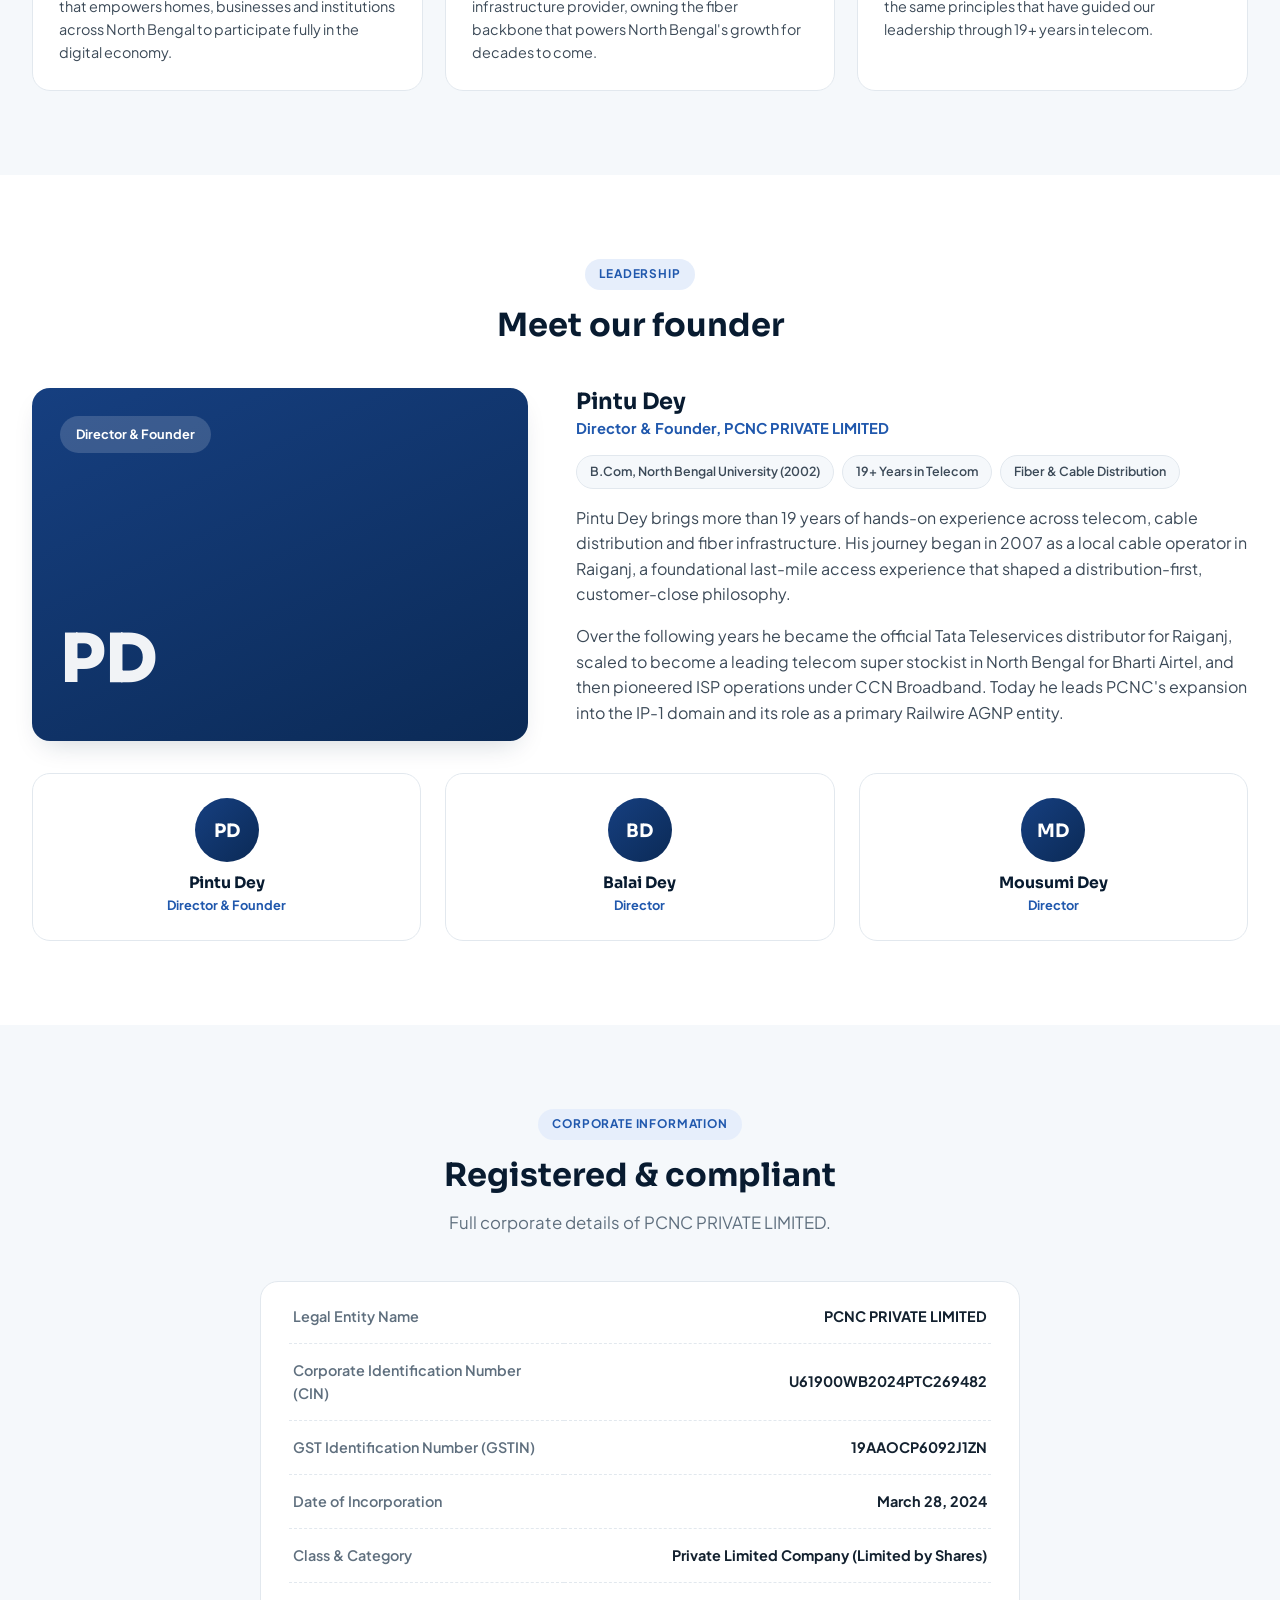
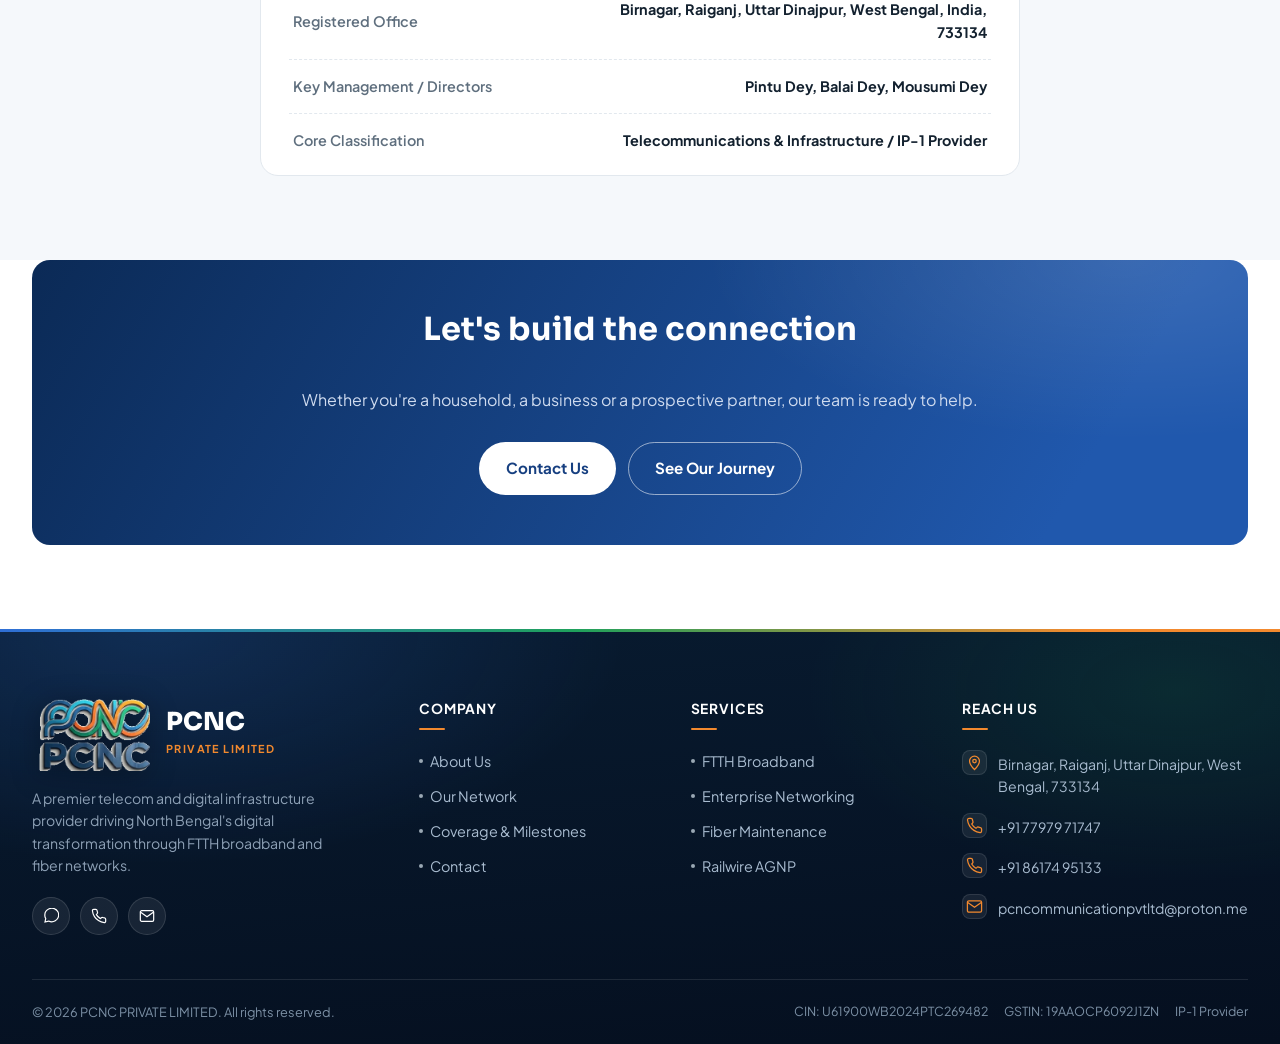
<file: about.html>
<!doctype html>
<html lang="en">
<head>
<meta charset="UTF-8">
<meta name="viewport" content="width=device-width, initial-scale=1.0">
<title>About Us | PCNC PRIVATE LIMITED</title>
<meta name="description" content="From a single cable operation in Raiganj in 2007 to a regional connectivity backbone: the story, mission and leadership behind PCNC PRIVATE LIMITED.">
<link rel="preconnect" href="https://fonts.googleapis.com">
<link rel="preconnect" href="https://fonts.gstatic.com" crossorigin>
<link href="https://fonts.googleapis.com/css2?family=Sora:wght@600;700;800&family=Plus+Jakarta+Sans:wght@400;500;600;700;800&display=swap" rel="stylesheet">
<link rel="stylesheet" href="assets/css/style.css">
</head>
<body>

<header class="site-header">
  <div class="wrap">
    <a href="index.html" class="brand">
      <span class="brand-mark img-frame" data-label="Logo"><img src="assets/images/logo.png" alt="PCNC PRIVATE LIMITED logo"></span>
      <span><span class="brand-name">PCNC</span><small class="brand-sub">Private Limited</small></span>
    </a>
    <nav class="nav">
      <a href="index.html">Home</a>
      <a href="about.html" class="active">About</a>
      <a href="services.html">Services</a>
      <a href="network.html">Network</a>
      <a href="coverage.html">Coverage</a>
      <a href="contact.html">Contact</a>
    </nav>
        <div class="header-actions">
      <a href="contact.html" class="btn btn-blue btn-sm btn-header-cta"><svg viewBox="0 0 24 24" width="14" height="14" fill="none" stroke="currentColor" stroke-width="2.2"><path d="M5 12h14M12 5l7 7-7 7"/></svg><span class="cta-text">Get Connected</span></a>
      <a href="tel:+917797971747" class="btn btn-orange btn-sm btn-header-call" aria-label="Call PCNC"><svg viewBox="0 0 24 24" width="15" height="15" fill="none" stroke="currentColor" stroke-width="2"><path d="M22 16.92v3a2 2 0 0 1-2.18 2 19.79 19.79 0 0 1-8.63-3.07 19.5 19.5 0 0 1-6-6 19.79 19.79 0 0 1-3.07-8.67A2 2 0 0 1 4.11 2h3a2 2 0 0 1 2 1.72c.12.9.34 1.79.65 2.65a2 2 0 0 1-.45 2.11L8.09 9.91a16 16 0 0 0 6 6l1.43-1.27a2 2 0 0 1 2.11-.45c.86.31 1.75.53 2.65.65A2 2 0 0 1 22 16.92z"/></svg><span class="call-text">Call Now</span></a>
      <button class="nav-toggle" aria-label="Menu"><svg viewBox="0 0 24 24" fill="none" stroke="currentColor" stroke-width="1.8"><path d="M3 6h18M3 12h18M3 18h18"/></svg></button>
    </div>
  </div>
</header>

<section class="page-hero">
  <div class="wrap">
    <div class="crumb"><a href="index.html">Home</a> / About</div>
    <h1>Two decades of connecting North Bengal</h1>
    <p>From a single local cable operation in Raiganj to a regional connectivity backbone, this is the story of PCNC.</p>
  </div>
</section>

<section class="section">
  <div class="wrap">
    <div class="split">
      <div class="split-copy">
        <div class="eyebrow">Company overview</div>
        <h2>A technology-driven leader in high-speed connectivity</h2>
        <p class="lede">PCNC PRIVATE LIMITED is a premier telecommunications and digital infrastructure provider operating across the strategically vital region of North Bengal. With operational roots extending back to 2015 and formal corporate incorporation under the MCA in early 2024, the company has established itself as a robust, technology-driven leader in high-speed connectivity solutions.</p>
        <p>Specialising in Fiber-to-the-Home (FTTH) architectures, enterprise networking, optical fiber line maintenance and next-generation broadband delivery, PCNC drives regional digital transformation. Through its collaborative ecosystem, including its sister concern <strong>CCN Broadband</strong>, the company delivers seamless, high-availability internet and data services across residential, commercial and institutional segments as a trusted Railwire Area Gateway Network Partner (AGNP).</p>
      </div>
      <div class="split-media">
        <div class="media-card has-photo img-frame" data-label="Data Telecom Infrastructure" style="background-image:url('assets/images/fiber-cable.jpg');aspect-ratio:16/10;margin-bottom:18px;width:100%;">
          <img src="assets/images/fiber-cable.jpg" alt="High-speed optical fiber and data telecom infrastructure across North Bengal" style="position:absolute;inset:0;width:100%;height:100%;object-fit:cover;z-index:-1;">
          <div class="media-card-body">
            <span class="media-card-tag">Data Telecom Backbone</span>
            <strong>High-Speed Optical Fiber Network</strong>
            <span>Active regional data infrastructure &amp; FTTH broadband connectivity.</span>
          </div>
        </div>
        <div class="stat2-grid">
          <div class="stat2-card"><strong>2015</strong><span>Operational roots</span></div>
          <div class="stat2-card"><strong>2024</strong><span>Incorporated (MCA)</span></div>
          <div class="stat2-card"><strong>21,000+</strong><span>Subscribers</span></div>
          <div class="stat2-card"><strong>138</strong><span>Network partners</span></div>
        </div>
      </div>
    </div>
  </div>
</section>

<section class="section section--soft">
  <div class="wrap">
    <div class="section-top center">
      <div class="eyebrow">Our purpose</div>
      <h2>What drives us forward</h2>
    </div>
    <div class="mv-grid">
      <div class="mv-card">
        <div class="sq-icon blue"><svg viewBox="0 0 24 24" fill="none" stroke="currentColor" stroke-width="1.8"><circle cx="12" cy="12" r="9"/><circle cx="12" cy="12" r="4"/><circle cx="12" cy="12" r=".5"/></svg></div>
        <h3>Our Mission</h3>
        <p>To deliver seamless, high-availability connectivity that empowers homes, businesses and institutions across North Bengal to participate fully in the digital economy.</p>
      </div>
      <div class="mv-card">
        <div class="sq-icon green"><svg viewBox="0 0 24 24" fill="none" stroke="currentColor" stroke-width="1.8"><path d="M1 12s4-7 11-7 11 7 11 7-4 7-11 7-11-7-11-7Z"/><circle cx="12" cy="12" r="3"/></svg></div>
        <h3>Our Vision</h3>
        <p>To be the region's most trusted digital infrastructure provider, owning the fiber backbone that powers North Bengal's growth for decades to come.</p>
      </div>
      <div class="mv-card">
        <div class="sq-icon orange"><svg viewBox="0 0 24 24" fill="none" stroke="currentColor" stroke-width="1.8"><path d="M12 2 3 7v6c0 5 4 8.5 9 9 5-.5 9-4 9-9V7z"/></svg></div>
        <h3>Our Values</h3>
        <p>Reliability, deep local commitment and integrity, the same principles that have guided our leadership through 19+ years in telecom.</p>
      </div>
    </div>
  </div>
</section>

<section class="section">
  <div class="wrap">
    <div class="section-top center">
      <div class="eyebrow">Leadership</div>
      <h2>Meet our founder</h2>
    </div>
    <div class="founder-wrap">
      <div class="founder-card">
        <span class="founder-tag">Director &amp; Founder</span>
        <span class="founder-initials">PD</span>
      </div>
      <div class="split-copy">
        <h3 class="founder-name">Pintu Dey</h3>
        <div class="founder-role">Director &amp; Founder, PCNC PRIVATE LIMITED</div>
        <div class="founder-tags">
          <span class="chip">B.Com, North Bengal University (2002)</span>
          <span class="chip">19+ Years in Telecom</span>
          <span class="chip">Fiber &amp; Cable Distribution</span>
        </div>
        <p>Pintu Dey brings more than 19 years of hands-on experience across telecom, cable distribution and fiber infrastructure. His journey began in 2007 as a local cable operator in Raiganj, a foundational last-mile access experience that shaped a distribution-first, customer-close philosophy.</p>
        <p>Over the following years he became the official Tata Teleservices distributor for Raiganj, scaled to become a leading telecom super stockist in North Bengal for Bharti Airtel, and then pioneered ISP operations under CCN Broadband. Today he leads PCNC's expansion into the IP-1 domain and its role as a primary Railwire AGNP entity.</p>
      </div>
    </div>
    <div class="team-grid">
      <div class="team-card">
        <div class="team-avatar">PD</div>
        <h4>Pintu Dey</h4>
        <div class="team-role">Director &amp; Founder</div>
      </div>
      <div class="team-card">
        <div class="team-avatar">BD</div>
        <h4>Balai Dey</h4>
        <div class="team-role">Director</div>
      </div>
      <div class="team-card">
        <div class="team-avatar">MD</div>
        <h4>Mousumi Dey</h4>
        <div class="team-role">Director</div>
      </div>
    </div>
  </div>
</section>

<section class="section section--soft">
  <div class="wrap">
    <div class="section-top center">
      <div class="eyebrow">Corporate information</div>
      <h2>Registered &amp; compliant</h2>
      <p class="lede">Full corporate details of PCNC PRIVATE LIMITED.</p>
    </div>
    <div style="max-width:760px;margin:0 auto;background:#fff;border:1px solid var(--line);border-radius:var(--radius-l);padding:8px 28px;">
      <table class="legal-table">
        <tr><td>Legal Entity Name</td><td>PCNC PRIVATE LIMITED</td></tr>
        <tr><td>Corporate Identification Number (CIN)</td><td>U61900WB2024PTC269482</td></tr>
        <tr><td>GST Identification Number (GSTIN)</td><td>19AAOCP6092J1ZN</td></tr>
        <tr><td>Date of Incorporation</td><td>March 28, 2024</td></tr>
        <tr><td>Class &amp; Category</td><td>Private Limited Company (Limited by Shares)</td></tr>
        <tr><td>Registered Office</td><td>Birnagar, Raiganj, Uttar Dinajpur, West Bengal, India, 733134</td></tr>
        <tr><td>Key Management / Directors</td><td>Pintu Dey, Balai Dey, Mousumi Dey</td></tr>
        <tr><td>Core Classification</td><td>Telecommunications &amp; Infrastructure / IP-1 Provider</td></tr>
      </table>
    </div>
  </div>
</section>

<section class="section" style="padding-top:0;">
  <div class="wrap">
    <div class="cta-banner center">
      <h2>Let's build the connection</h2>
      <p>Whether you're a household, a business or a prospective partner, our team is ready to help.</p>
      <div class="cta-actions">
        <a href="contact.html" class="btn btn-white">Contact Us</a>
        <a href="coverage.html" class="btn btn-ghost-blue">See Our Journey</a>
      </div>
    </div>
  </div>
</section>

<footer class="site-footer">
  <div class="wrap">
    <div class="footer-grid">
      <div class="footer-brand">
        <a href="index.html" class="brand">
          <span class="brand-mark img-frame" data-label="Logo"><img src="assets/images/logo.png" alt="PCNC PRIVATE LIMITED logo"></span>
          <span><span class="brand-name">PCNC</span><small class="brand-sub">Private Limited</small></span>
        </a>
        <p>A premier telecom and digital infrastructure provider driving North Bengal's digital transformation through FTTH broadband and fiber networks.</p>
        <div class="footer-social">
          <a href="https://wa.me/917797971747" aria-label="WhatsApp" target="_blank" rel="noopener"><svg viewBox="0 0 24 24" fill="none" stroke="currentColor" stroke-width="1.8"><path d="M20.5 3.5a10.4 10.4 0 0 0-17.8 7.2c0 1.8.5 3.6 1.4 5.1L3 21l5.4-1.4a10.4 10.4 0 0 0 15.1-9.1c0-2.8-1.1-5.4-3-7.3Z"/></svg></a>
          <a href="tel:+917797971747" aria-label="Call"><svg viewBox="0 0 24 24" fill="none" stroke="currentColor" stroke-width="1.8"><path d="M22 16.92v3a2 2 0 0 1-2.18 2 19.79 19.79 0 0 1-8.63-3.07 19.5 19.5 0 0 1-6-6 19.79 19.79 0 0 1-3.07-8.67A2 2 0 0 1 4.11 2h3a2 2 0 0 1 2 1.72c.12.9.34 1.79.65 2.65a2 2 0 0 1-.45 2.11L8.09 9.91a16 16 0 0 0 6 6l1.43-1.27a2 2 0 0 1 2.11-.45c.86.31 1.75.53 2.65.65A2 2 0 0 1 22 16.92z"/></svg></a>
          <a href="mailto:pcncommunicationpvtltd@proton.me" aria-label="Email"><svg viewBox="0 0 24 24" fill="none" stroke="currentColor" stroke-width="1.8"><rect x="2" y="4" width="20" height="16" rx="2"/><path d="M22 6 12 13 2 6"/></svg></a>
        </div>
      </div>
      <div>
        <div class="foot-h">Company</div>
        <div class="foot-links">
          <a href="about.html">About Us</a>
          <a href="network.html">Our Network</a>
          <a href="coverage.html">Coverage &amp; Milestones</a>
          <a href="contact.html">Contact</a>
        </div>
      </div>
      <div>
        <div class="foot-h">Services</div>
        <div class="foot-links">
          <a href="services.html">FTTH Broadband</a>
          <a href="services.html">Enterprise Networking</a>
          <a href="services.html">Fiber Maintenance</a>
          <a href="network.html">Railwire AGNP</a>
        </div>
      </div>
      <div>
        <div class="foot-h">Reach Us</div>
        <ul class="foot-contact">
          <li><svg viewBox="0 0 24 24" fill="none" stroke="currentColor" stroke-width="1.8"><path d="M12 22s7-6.6 7-12a7 7 0 1 0-14 0c0 5.4 7 12 7 12Z"/><circle cx="12" cy="10" r="2.5"/></svg><span>Birnagar, Raiganj, Uttar Dinajpur, West Bengal, 733134</span></li>
          <li><svg viewBox="0 0 24 24" fill="none" stroke="currentColor" stroke-width="1.8"><path d="M22 16.92v3a2 2 0 0 1-2.18 2 19.79 19.79 0 0 1-8.63-3.07 19.5 19.5 0 0 1-6-6 19.79 19.79 0 0 1-3.07-8.67A2 2 0 0 1 4.11 2h3a2 2 0 0 1 2 1.72c.12.9.34 1.79.65 2.65a2 2 0 0 1-.45 2.11L8.09 9.91a16 16 0 0 0 6 6l1.43-1.27a2 2 0 0 1 2.11-.45c.86.31 1.75.53 2.65.65A2 2 0 0 1 22 16.92z"/></svg><a href="tel:+917797971747">+91 77979 71747</a></li>
          <li><svg viewBox="0 0 24 24" fill="none" stroke="currentColor" stroke-width="1.8"><path d="M22 16.92v3a2 2 0 0 1-2.18 2 19.79 19.79 0 0 1-8.63-3.07 19.5 19.5 0 0 1-6-6 19.79 19.79 0 0 1-3.07-8.67A2 2 0 0 1 4.11 2h3a2 2 0 0 1 2 1.72c.12.9.34 1.79.65 2.65a2 2 0 0 1-.45 2.11L8.09 9.91a16 16 0 0 0 6 6l1.43-1.27a2 2 0 0 1 2.11-.45c.86.31 1.75.53 2.65.65A2 2 0 0 1 22 16.92z"/></svg><a href="tel:+918617495133">+91 86174 95133</a></li>
          <li><svg viewBox="0 0 24 24" fill="none" stroke="currentColor" stroke-width="1.8"><rect x="2" y="4" width="20" height="16" rx="2"/><path d="M22 6 12 13 2 6"/></svg><a href="mailto:pcncommunicationpvtltd@proton.me">pcncommunicationpvtltd@proton.me</a></li>
        </ul>
      </div>
    </div>
    <div class="footer-bottom">
      <span>&copy; <span id="year"></span> PCNC PRIVATE LIMITED. All rights reserved.</span>
      <div class="footer-legal">
        <span>CIN: U61900WB2024PTC269482</span>
        <span>GSTIN: 19AAOCP6092J1ZN</span>
        <span>IP-1 Provider</span>
      </div>
    </div>
  </div>
</footer>

<a href="https://wa.me/917797971747" class="wa-float" aria-label="Chat on WhatsApp" target="_blank" rel="noopener"><svg viewBox="0 0 24 24" fill="none" stroke="currentColor" stroke-width="1.6"><path d="M20.5 3.5a10.4 10.4 0 0 0-17.8 7.2c0 1.8.5 3.6 1.4 5.1L3 21l5.4-1.4a10.4 10.4 0 0 0 15.1-9.1c0-2.8-1.1-5.4-3-7.3Z"/></svg></a>

<script src="assets/js/main.js"></script>
</body>
</html>
</file>
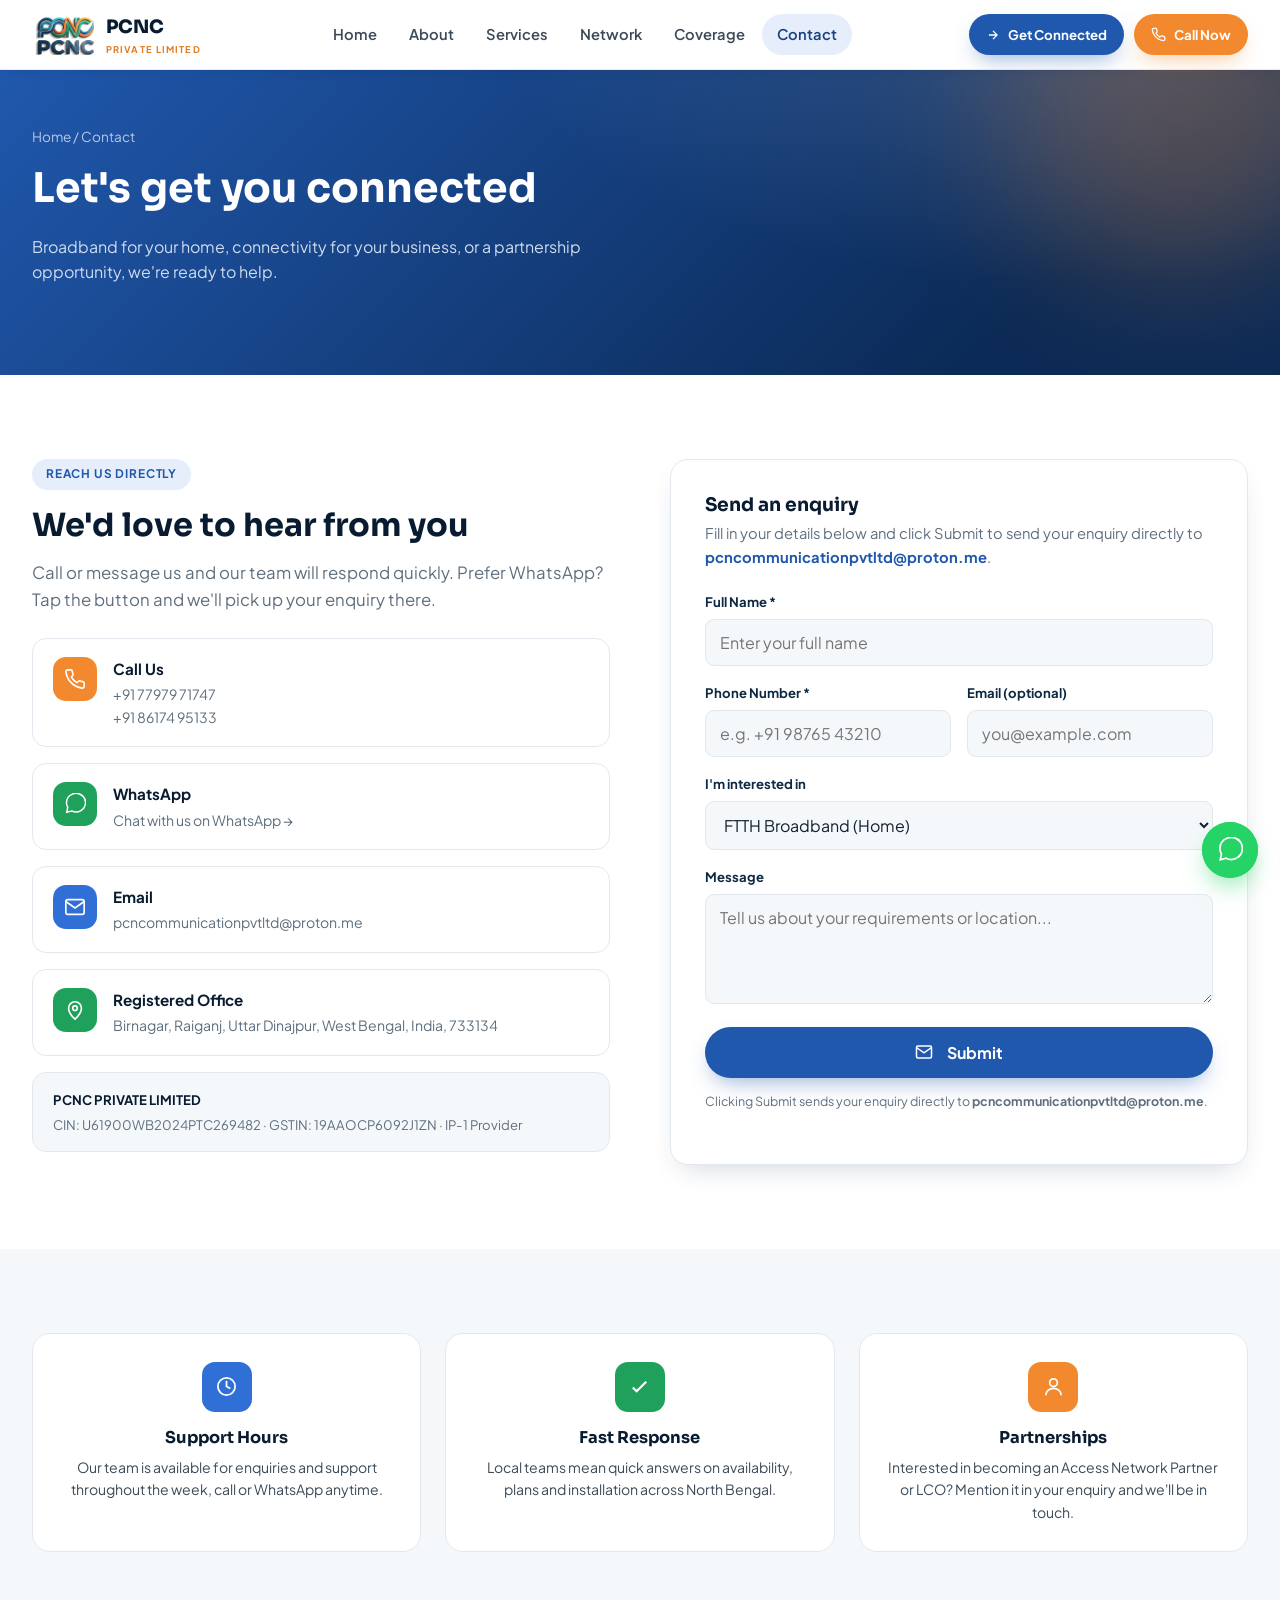
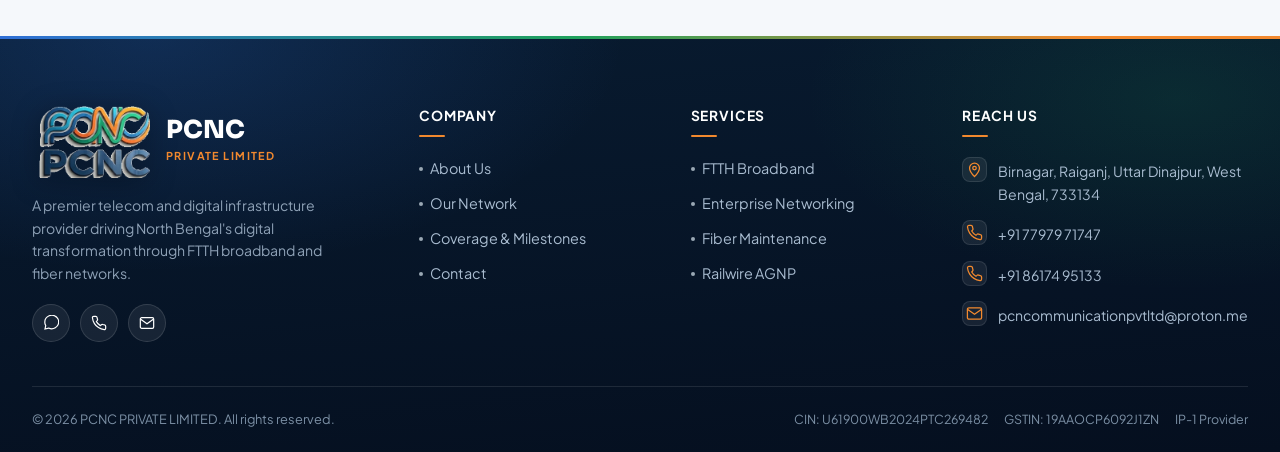
<file: contact.html>
<!doctype html>
<html lang="en">
<head>
<meta charset="UTF-8">
<meta name="viewport" content="width=device-width, initial-scale=1.0">
<title>Contact Us | PCNC PRIVATE LIMITED</title>
<meta name="description" content="Get in touch with PCNC PRIVATE LIMITED for home broadband, business connectivity or an ANP partnership. Call, WhatsApp or send an enquiry.">
<link rel="preconnect" href="https://fonts.googleapis.com">
<link rel="preconnect" href="https://fonts.gstatic.com" crossorigin>
<link href="https://fonts.googleapis.com/css2?family=Sora:wght@600;700;800&family=Plus+Jakarta+Sans:wght@400;500;600;700;800&display=swap" rel="stylesheet">
<link rel="stylesheet" href="assets/css/style.css">
</head>
<body>

<header class="site-header">
  <div class="wrap">
    <a href="index.html" class="brand">
      <span class="brand-mark img-frame" data-label="Logo"><img src="assets/images/logo.png" alt="PCNC PRIVATE LIMITED logo"></span>
      <span><span class="brand-name">PCNC</span><small class="brand-sub">Private Limited</small></span>
    </a>
    <nav class="nav">
      <a href="index.html">Home</a>
      <a href="about.html">About</a>
      <a href="services.html">Services</a>
      <a href="network.html">Network</a>
      <a href="coverage.html">Coverage</a>
      <a href="contact.html" class="active">Contact</a>
    </nav>
        <div class="header-actions">
      <a href="contact.html" class="btn btn-blue btn-sm btn-header-cta"><svg viewBox="0 0 24 24" width="14" height="14" fill="none" stroke="currentColor" stroke-width="2.2"><path d="M5 12h14M12 5l7 7-7 7"/></svg><span class="cta-text">Get Connected</span></a>
      <a href="tel:+917797971747" class="btn btn-orange btn-sm btn-header-call" aria-label="Call PCNC"><svg viewBox="0 0 24 24" width="15" height="15" fill="none" stroke="currentColor" stroke-width="2"><path d="M22 16.92v3a2 2 0 0 1-2.18 2 19.79 19.79 0 0 1-8.63-3.07 19.5 19.5 0 0 1-6-6 19.79 19.79 0 0 1-3.07-8.67A2 2 0 0 1 4.11 2h3a2 2 0 0 1 2 1.72c.12.9.34 1.79.65 2.65a2 2 0 0 1-.45 2.11L8.09 9.91a16 16 0 0 0 6 6l1.43-1.27a2 2 0 0 1 2.11-.45c.86.31 1.75.53 2.65.65A2 2 0 0 1 22 16.92z"/></svg><span class="call-text">Call Now</span></a>
      <button class="nav-toggle" aria-label="Menu"><svg viewBox="0 0 24 24" fill="none" stroke="currentColor" stroke-width="1.8"><path d="M3 6h18M3 12h18M3 18h18"/></svg></button>
    </div>
  </div>
</header>

<section class="page-hero">
  <div class="wrap">
    <div class="crumb"><a href="index.html">Home</a> / Contact</div>
    <h1>Let's get you connected</h1>
    <p>Broadband for your home, connectivity for your business, or a partnership opportunity, we're ready to help.</p>
  </div>
</section>

<section class="section">
  <div class="wrap">
    <div class="split" style="align-items:flex-start;">
      <div>
        <div class="eyebrow">Reach us directly</div>
        <h2>We'd love to hear from you</h2>
        <p class="lede">Call or message us and our team will respond quickly. Prefer WhatsApp? Tap the button and we'll pick up your enquiry there.</p>
        <div class="contact-info-list" style="margin-top:24px;">
          <div class="info-row">
            <span class="sq-icon orange"><svg viewBox="0 0 24 24" fill="none" stroke="currentColor" stroke-width="1.8"><path d="M22 16.92v3a2 2 0 0 1-2.18 2 19.79 19.79 0 0 1-8.63-3.07 19.5 19.5 0 0 1-6-6 19.79 19.79 0 0 1-3.07-8.67A2 2 0 0 1 4.11 2h3a2 2 0 0 1 2 1.72c.12.9.34 1.79.65 2.65a2 2 0 0 1-.45 2.11L8.09 9.91a16 16 0 0 0 6 6l1.43-1.27a2 2 0 0 1 2.11-.45c.86.31 1.75.53 2.65.65A2 2 0 0 1 22 16.92z"/></svg></span>
            <span>
              <strong>Call Us</strong>
              <a href="tel:+917797971747">+91 77979 71747</a><br>
              <a href="tel:+918617495133">+91 86174 95133</a>
            </span>
          </div>
          <div class="info-row">
            <span class="sq-icon green"><svg viewBox="0 0 24 24" fill="none" stroke="currentColor" stroke-width="1.6"><path d="M20.5 3.5a10.4 10.4 0 0 0-17.8 7.2c0 1.8.5 3.6 1.4 5.1L3 21l5.4-1.4a10.4 10.4 0 0 0 15.1-9.1c0-2.8-1.1-5.4-3-7.3Z"/></svg></span>
            <span>
              <strong>WhatsApp</strong>
              <a href="https://wa.me/917797971747" target="_blank" rel="noopener">Chat with us on WhatsApp &rarr;</a>
            </span>
          </div>
          <div class="info-row">
            <span class="sq-icon blue"><svg viewBox="0 0 24 24" fill="none" stroke="currentColor" stroke-width="1.8"><rect x="2" y="4" width="20" height="16" rx="2"/><path d="M22 6 12 13 2 6"/></svg></span>
            <span>
              <strong>Email</strong>
              <a href="mailto:pcncommunicationpvtltd@proton.me">pcncommunicationpvtltd@proton.me</a>
            </span>
          </div>
          <div class="info-row">
            <span class="sq-icon green"><svg viewBox="0 0 24 24" fill="none" stroke="currentColor" stroke-width="1.8"><path d="M12 22s7-6.6 7-12a7 7 0 1 0-14 0c0 5.4 7 12 7 12Z"/><circle cx="12" cy="10" r="2.5"/></svg></span>
            <span>
              <strong>Registered Office</strong>
              <span>Birnagar, Raiganj, Uttar Dinajpur, West Bengal, India, 733134</span>
            </span>
          </div>
          <div class="info-legal">
            <strong>PCNC PRIVATE LIMITED</strong>
            CIN: U61900WB2024PTC269482 &middot; GSTIN: 19AAOCP6092J1ZN &middot; IP-1 Provider
          </div>
        </div>
      </div>

      <div class="form-card">
        <h3 style="margin-bottom:6px;">Send an enquiry</h3>
        <p class="lede" style="font-size:.92rem;margin-bottom:22px;">Fill in your details below and click Submit to send your enquiry directly to <strong style="color:var(--royal-600);">pcncommunicationpvtltd@proton.me</strong>.</p>
        <form id="enquiry-form" action="mailto:pcncommunicationpvtltd@proton.me" method="post" enctype="text/plain">
          <div class="field">
            <label for="f-name">Full Name *</label>
            <input type="text" id="f-name" name="name" required placeholder="Enter your full name">
          </div>
          <div class="field-row">
            <div class="field">
              <label for="f-phone">Phone Number *</label>
              <input type="tel" id="f-phone" name="phone" required placeholder="e.g. +91 98765 43210">
            </div>
            <div class="field">
              <label for="f-email">Email (optional)</label>
              <input type="email" id="f-email" name="email" placeholder="you@example.com">
            </div>
          </div>
          <div class="field">
            <label for="f-interest">I'm interested in</label>
            <select id="f-interest" name="interest">
              <option>FTTH Broadband (Home)</option>
              <option>Business / Enterprise Connectivity</option>
              <option>Fiber Maintenance / OFC Support</option>
              <option>Become an ANP / LCO Partner</option>
              <option>Other enquiry</option>
            </select>
          </div>
          <div class="field">
            <label for="f-message">Message</label>
            <textarea id="f-message" name="message" placeholder="Tell us about your requirements or location..."></textarea>
          </div>
          <button type="submit" class="btn btn-blue btn-block" style="font-size:1rem;padding:14px;">
            <svg viewBox="0 0 24 24" width="18" height="18" fill="none" stroke="#fff" stroke-width="2" style="margin-right:6px;"><rect x="2" y="4" width="20" height="16" rx="2"/><path d="M22 6 12 13 2 6"/></svg>
            Submit
          </button>
          <p class="form-consent">Clicking Submit sends your enquiry directly to <strong>pcncommunicationpvtltd@proton.me</strong>.</p>
        </form>
      </div>
    </div>
  </div>
</section>

<section class="section section--soft">
  <div class="wrap">
    <div class="card-grid">
      <div class="support-card">
        <div class="sq-icon blue"><svg viewBox="0 0 24 24" fill="none" stroke="currentColor" stroke-width="1.8"><circle cx="12" cy="12" r="9"/><path d="M12 6v6l4 2"/></svg></div>
        <h3>Support Hours</h3>
        <p>Our team is available for enquiries and support throughout the week, call or WhatsApp anytime.</p>
      </div>
      <div class="support-card">
        <div class="sq-icon green"><svg viewBox="0 0 24 24" fill="none" stroke="currentColor" stroke-width="2.2"><path d="m5 13 4 4L19 7"/></svg></div>
        <h3>Fast Response</h3>
        <p>Local teams mean quick answers on availability, plans and installation across North Bengal.</p>
      </div>
      <div class="support-card">
        <div class="sq-icon orange"><svg viewBox="0 0 24 24" fill="none" stroke="currentColor" stroke-width="1.8"><circle cx="12" cy="8" r="4"/><path d="M4 21c0-4 3.5-7 8-7s8 3 8 7"/></svg></div>
        <h3>Partnerships</h3>
        <p>Interested in becoming an Access Network Partner or LCO? Mention it in your enquiry and we'll be in touch.</p>
      </div>
    </div>
  </div>
</section>

<footer class="site-footer">
  <div class="wrap">
    <div class="footer-grid">
      <div class="footer-brand">
        <a href="index.html" class="brand">
          <span class="brand-mark img-frame" data-label="Logo"><img src="assets/images/logo.png" alt="PCNC PRIVATE LIMITED logo"></span>
          <span><span class="brand-name">PCNC</span><small class="brand-sub">Private Limited</small></span>
        </a>
        <p>A premier telecom and digital infrastructure provider driving North Bengal's digital transformation through FTTH broadband and fiber networks.</p>
        <div class="footer-social">
          <a href="https://wa.me/917797971747" aria-label="WhatsApp" target="_blank" rel="noopener"><svg viewBox="0 0 24 24" fill="none" stroke="currentColor" stroke-width="1.8"><path d="M20.5 3.5a10.4 10.4 0 0 0-17.8 7.2c0 1.8.5 3.6 1.4 5.1L3 21l5.4-1.4a10.4 10.4 0 0 0 15.1-9.1c0-2.8-1.1-5.4-3-7.3Z"/></svg></a>
          <a href="tel:+917797971747" aria-label="Call"><svg viewBox="0 0 24 24" fill="none" stroke="currentColor" stroke-width="1.8"><path d="M22 16.92v3a2 2 0 0 1-2.18 2 19.79 19.79 0 0 1-8.63-3.07 19.5 19.5 0 0 1-6-6 19.79 19.79 0 0 1-3.07-8.67A2 2 0 0 1 4.11 2h3a2 2 0 0 1 2 1.72c.12.9.34 1.79.65 2.65a2 2 0 0 1-.45 2.11L8.09 9.91a16 16 0 0 0 6 6l1.43-1.27a2 2 0 0 1 2.11-.45c.86.31 1.75.53 2.65.65A2 2 0 0 1 22 16.92z"/></svg></a>
          <a href="mailto:pcncommunicationpvtltd@proton.me" aria-label="Email"><svg viewBox="0 0 24 24" fill="none" stroke="currentColor" stroke-width="1.8"><rect x="2" y="4" width="20" height="16" rx="2"/><path d="M22 6 12 13 2 6"/></svg></a>
        </div>
      </div>
      <div>
        <div class="foot-h">Company</div>
        <div class="foot-links">
          <a href="about.html">About Us</a>
          <a href="network.html">Our Network</a>
          <a href="coverage.html">Coverage &amp; Milestones</a>
          <a href="contact.html">Contact</a>
        </div>
      </div>
      <div>
        <div class="foot-h">Services</div>
        <div class="foot-links">
          <a href="services.html">FTTH Broadband</a>
          <a href="services.html">Enterprise Networking</a>
          <a href="services.html">Fiber Maintenance</a>
          <a href="network.html">Railwire AGNP</a>
        </div>
      </div>
      <div>
        <div class="foot-h">Reach Us</div>
        <ul class="foot-contact">
          <li><svg viewBox="0 0 24 24" fill="none" stroke="currentColor" stroke-width="1.8"><path d="M12 22s7-6.6 7-12a7 7 0 1 0-14 0c0 5.4 7 12 7 12Z"/><circle cx="12" cy="10" r="2.5"/></svg><span>Birnagar, Raiganj, Uttar Dinajpur, West Bengal, 733134</span></li>
          <li><svg viewBox="0 0 24 24" fill="none" stroke="currentColor" stroke-width="1.8"><path d="M22 16.92v3a2 2 0 0 1-2.18 2 19.79 19.79 0 0 1-8.63-3.07 19.5 19.5 0 0 1-6-6 19.79 19.79 0 0 1-3.07-8.67A2 2 0 0 1 4.11 2h3a2 2 0 0 1 2 1.72c.12.9.34 1.79.65 2.65a2 2 0 0 1-.45 2.11L8.09 9.91a16 16 0 0 0 6 6l1.43-1.27a2 2 0 0 1 2.11-.45c.86.31 1.75.53 2.65.65A2 2 0 0 1 22 16.92z"/></svg><a href="tel:+917797971747">+91 77979 71747</a></li>
          <li><svg viewBox="0 0 24 24" fill="none" stroke="currentColor" stroke-width="1.8"><path d="M22 16.92v3a2 2 0 0 1-2.18 2 19.79 19.79 0 0 1-8.63-3.07 19.5 19.5 0 0 1-6-6 19.79 19.79 0 0 1-3.07-8.67A2 2 0 0 1 4.11 2h3a2 2 0 0 1 2 1.72c.12.9.34 1.79.65 2.65a2 2 0 0 1-.45 2.11L8.09 9.91a16 16 0 0 0 6 6l1.43-1.27a2 2 0 0 1 2.11-.45c.86.31 1.75.53 2.65.65A2 2 0 0 1 22 16.92z"/></svg><a href="tel:+918617495133">+91 86174 95133</a></li>
          <li><svg viewBox="0 0 24 24" fill="none" stroke="currentColor" stroke-width="1.8"><rect x="2" y="4" width="20" height="16" rx="2"/><path d="M22 6 12 13 2 6"/></svg><a href="mailto:pcncommunicationpvtltd@proton.me">pcncommunicationpvtltd@proton.me</a></li>
        </ul>
      </div>
    </div>
    <div class="footer-bottom">
      <span>&copy; <span id="year"></span> PCNC PRIVATE LIMITED. All rights reserved.</span>
      <div class="footer-legal">
        <span>CIN: U61900WB2024PTC269482</span>
        <span>GSTIN: 19AAOCP6092J1ZN</span>
        <span>IP-1 Provider</span>
      </div>
    </div>
  </div>
</footer>

<a href="https://wa.me/917797971747" class="wa-float" aria-label="Chat on WhatsApp" target="_blank" rel="noopener"><svg viewBox="0 0 24 24" fill="none" stroke="currentColor" stroke-width="1.6"><path d="M20.5 3.5a10.4 10.4 0 0 0-17.8 7.2c0 1.8.5 3.6 1.4 5.1L3 21l5.4-1.4a10.4 10.4 0 0 0 15.1-9.1c0-2.8-1.1-5.4-3-7.3Z"/></svg></a>

<script src="assets/js/main.js"></script>
</body>
</html>
</file>
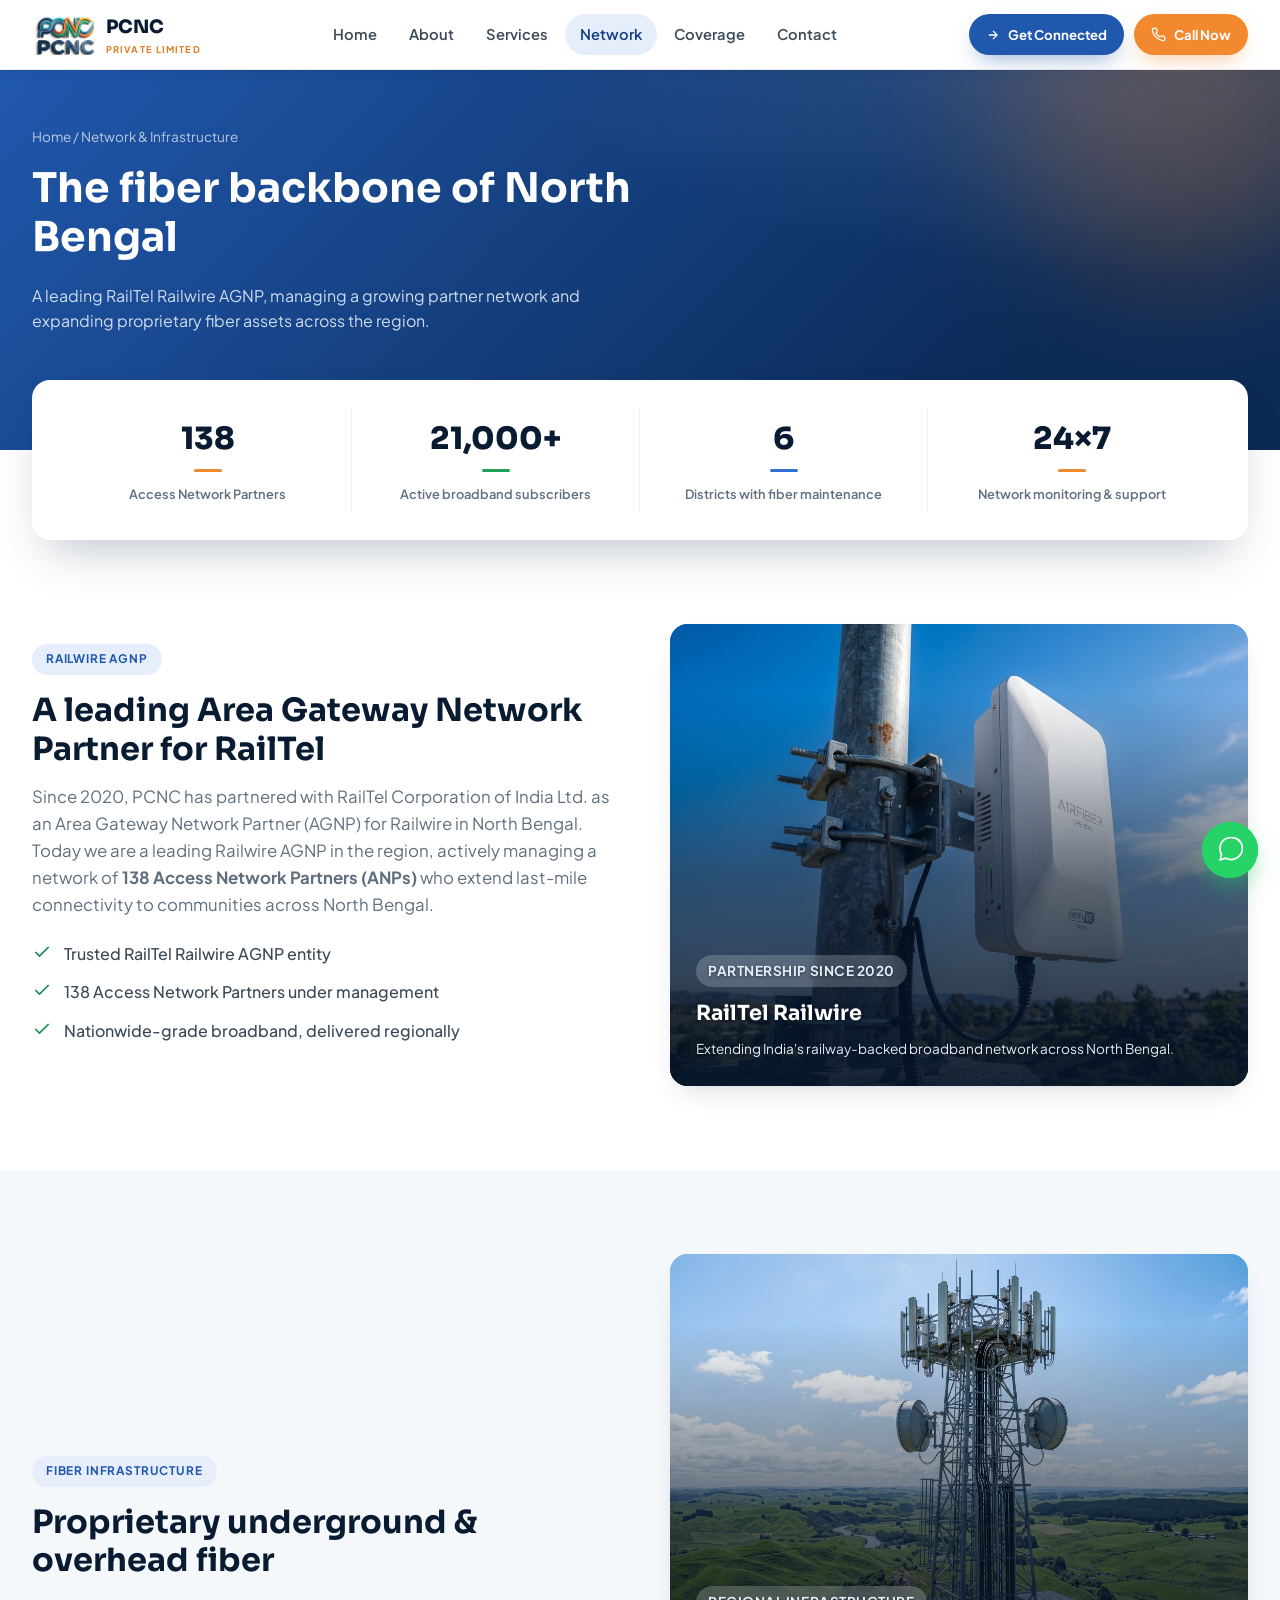
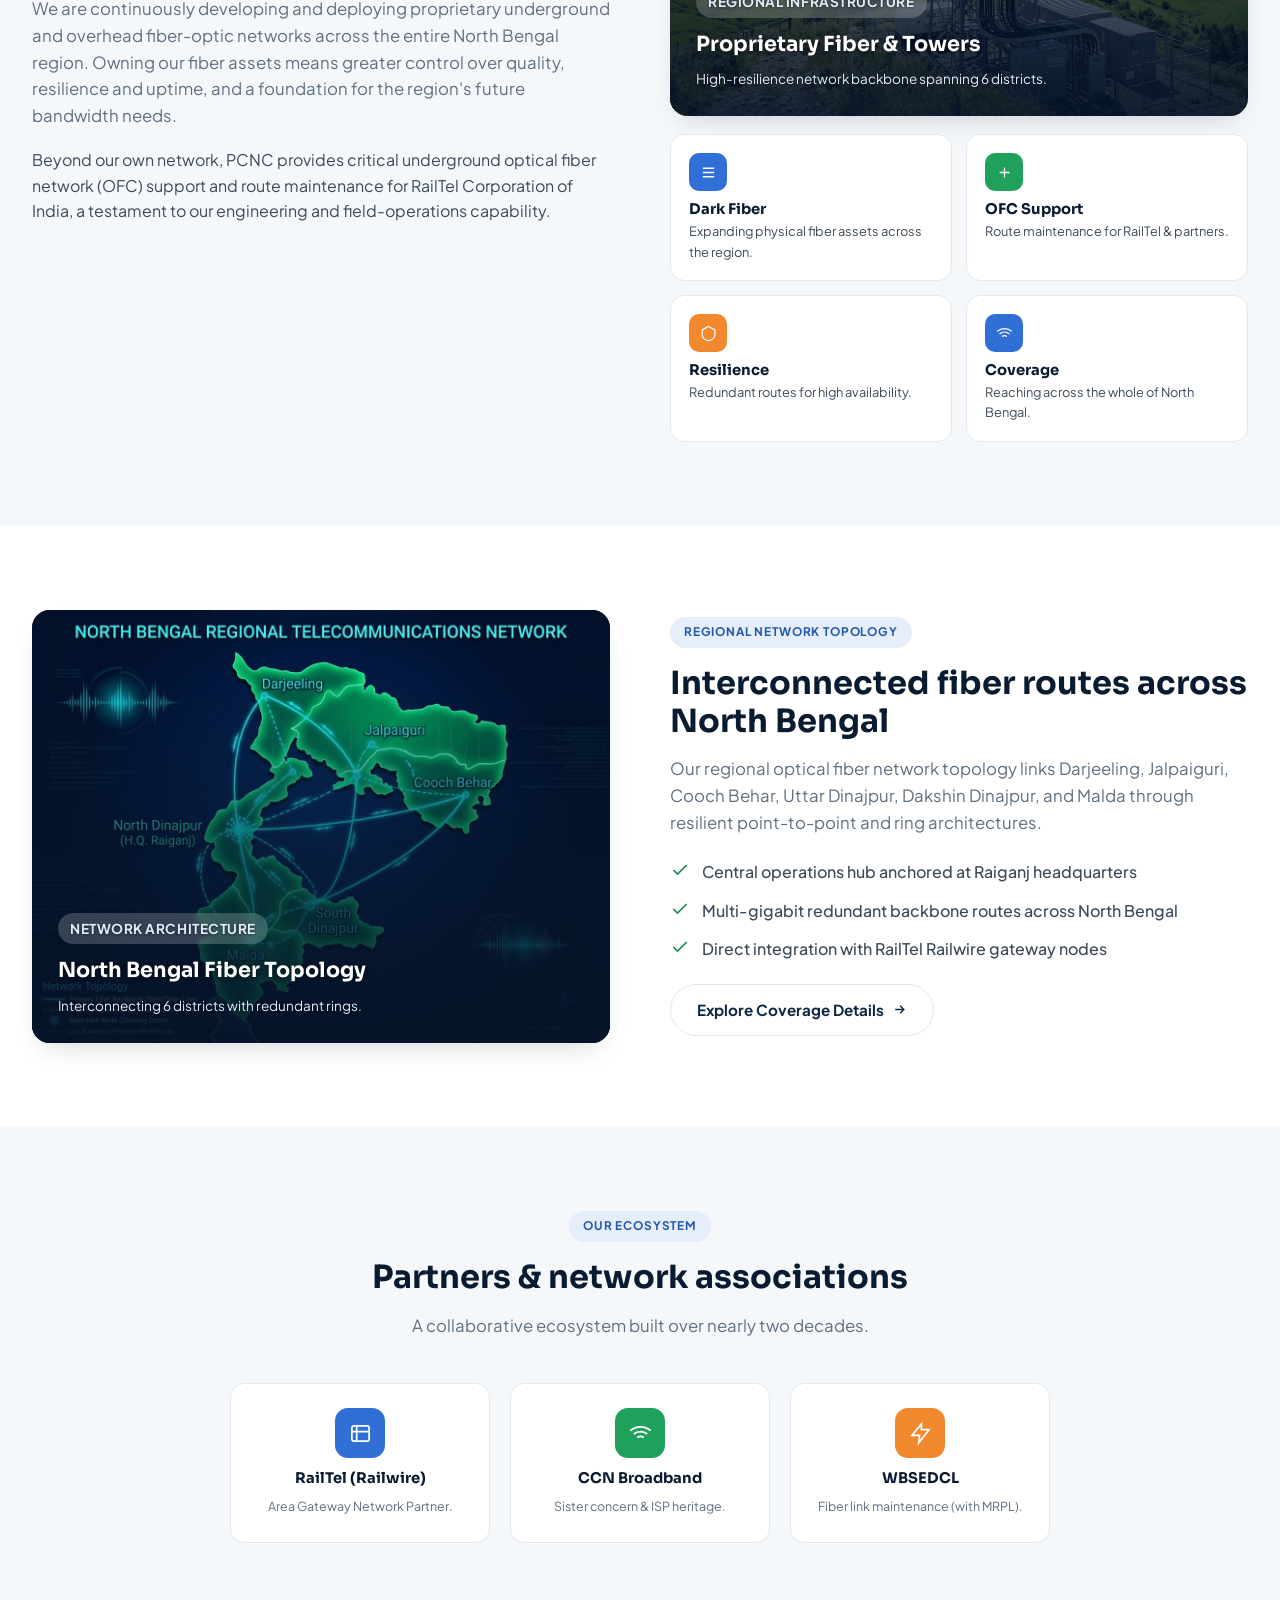
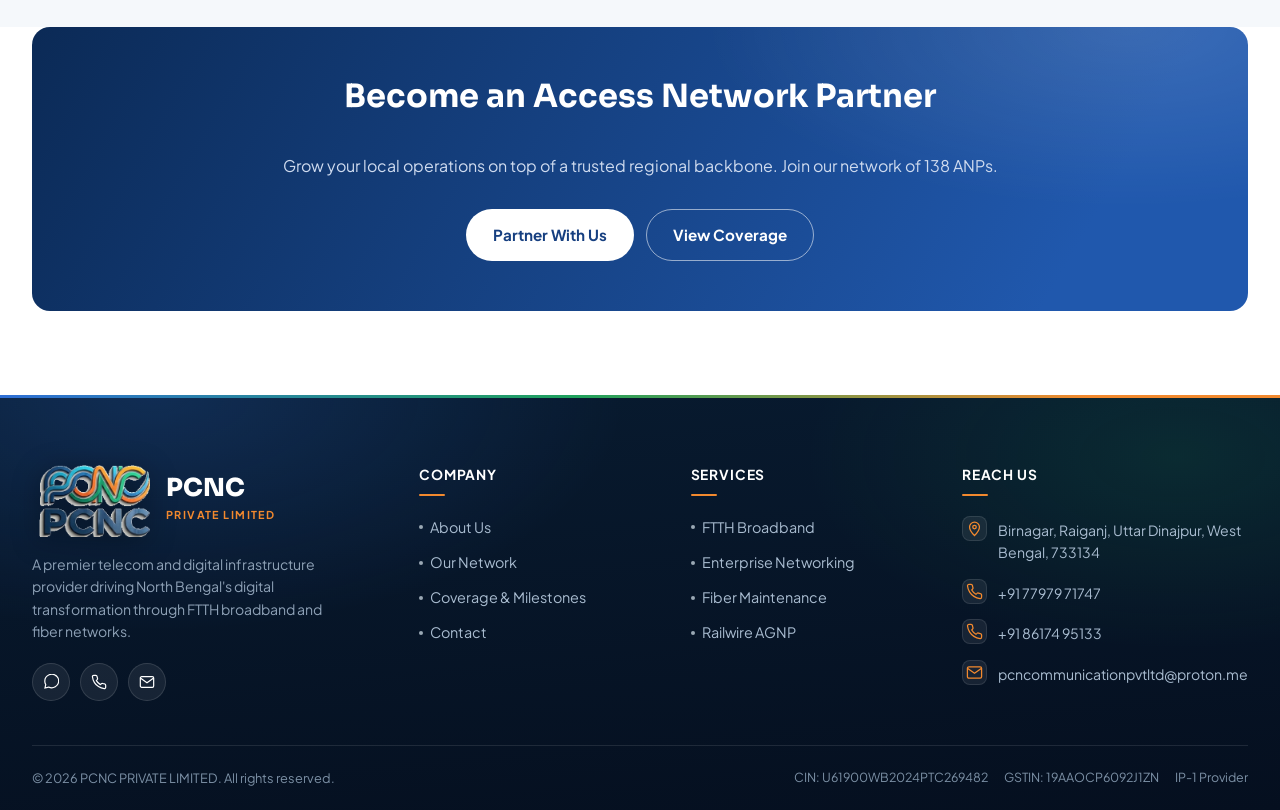
<file: network.html>
<!doctype html>
<html lang="en">
<head>
<meta charset="UTF-8">
<meta name="viewport" content="width=device-width, initial-scale=1.0">
<title>Our Network | PCNC PRIVATE LIMITED</title>
<meta name="description" content="PCNC is a RailTel Railwire Area Gateway Network Partner managing 138 partners and proprietary fiber infrastructure across North Bengal.">
<link rel="preconnect" href="https://fonts.googleapis.com">
<link rel="preconnect" href="https://fonts.gstatic.com" crossorigin>
<link href="https://fonts.googleapis.com/css2?family=Sora:wght@600;700;800&family=Plus+Jakarta+Sans:wght@400;500;600;700;800&display=swap" rel="stylesheet">
<link rel="stylesheet" href="assets/css/style.css">
</head>
<body>

<header class="site-header">
  <div class="wrap">
    <a href="index.html" class="brand">
      <span class="brand-mark img-frame" data-label="Logo"><img src="assets/images/logo.png" alt="PCNC PRIVATE LIMITED logo"></span>
      <span><span class="brand-name">PCNC</span><small class="brand-sub">Private Limited</small></span>
    </a>
    <nav class="nav">
      <a href="index.html">Home</a>
      <a href="about.html">About</a>
      <a href="services.html">Services</a>
      <a href="network.html" class="active">Network</a>
      <a href="coverage.html">Coverage</a>
      <a href="contact.html">Contact</a>
    </nav>
        <div class="header-actions">
      <a href="contact.html" class="btn btn-blue btn-sm btn-header-cta"><svg viewBox="0 0 24 24" width="14" height="14" fill="none" stroke="currentColor" stroke-width="2.2"><path d="M5 12h14M12 5l7 7-7 7"/></svg><span class="cta-text">Get Connected</span></a>
      <a href="tel:+917797971747" class="btn btn-orange btn-sm btn-header-call" aria-label="Call PCNC"><svg viewBox="0 0 24 24" width="15" height="15" fill="none" stroke="currentColor" stroke-width="2"><path d="M22 16.92v3a2 2 0 0 1-2.18 2 19.79 19.79 0 0 1-8.63-3.07 19.5 19.5 0 0 1-6-6 19.79 19.79 0 0 1-3.07-8.67A2 2 0 0 1 4.11 2h3a2 2 0 0 1 2 1.72c.12.9.34 1.79.65 2.65a2 2 0 0 1-.45 2.11L8.09 9.91a16 16 0 0 0 6 6l1.43-1.27a2 2 0 0 1 2.11-.45c.86.31 1.75.53 2.65.65A2 2 0 0 1 22 16.92z"/></svg><span class="call-text">Call Now</span></a>
      <button class="nav-toggle" aria-label="Menu"><svg viewBox="0 0 24 24" fill="none" stroke="currentColor" stroke-width="1.8"><path d="M3 6h18M3 12h18M3 18h18"/></svg></button>
    </div>
  </div>
</header>

<section class="page-hero tight">
  <div class="wrap">
    <div class="crumb"><a href="index.html">Home</a> / Network &amp; Infrastructure</div>
    <h1>The fiber backbone of North Bengal</h1>
    <p>A leading RailTel Railwire AGNP, managing a growing partner network and expanding proprietary fiber assets across the region.</p>
  </div>
</section>

<div class="wrap">
  <div class="stat-float-wrap">
    <div class="stat-float">
      <div class="stat-float-grid">
        <div class="cell"><strong data-count="138" data-suffix="">0</strong><div class="bar"></div><span>Access Network Partners</span></div>
        <div class="cell"><strong data-count="21000" data-suffix="+">0</strong><div class="bar"></div><span>Active broadband subscribers</span></div>
        <div class="cell"><strong data-count="6" data-suffix="">0</strong><div class="bar"></div><span>Districts with fiber maintenance</span></div>
        <div class="cell"><strong>24&times;7</strong><div class="bar"></div><span>Network monitoring &amp; support</span></div>
      </div>
    </div>
  </div>
</div>

<section class="section">
  <div class="wrap">
    <div class="split">
      <div class="split-copy">
        <div class="eyebrow">Railwire AGNP</div>
        <h2>A leading Area Gateway Network Partner for RailTel</h2>
        <p class="lede">Since 2020, PCNC has partnered with RailTel Corporation of India Ltd. as an Area Gateway Network Partner (AGNP) for Railwire in North Bengal. Today we are a leading Railwire AGNP in the region, actively managing a network of <strong>138 Access Network Partners (ANPs)</strong> who extend last-mile connectivity to communities across North Bengal.</p>
        <ul class="check-list">
          <li><svg viewBox="0 0 24 24" fill="none" stroke="currentColor" stroke-width="2"><path d="M20 6 9 17l-5-5"/></svg>Trusted RailTel Railwire AGNP entity</li>
          <li><svg viewBox="0 0 24 24" fill="none" stroke="currentColor" stroke-width="2"><path d="M20 6 9 17l-5-5"/></svg>138 Access Network Partners under management</li>
          <li><svg viewBox="0 0 24 24" fill="none" stroke="currentColor" stroke-width="2"><path d="M20 6 9 17l-5-5"/></svg>Nationwide-grade broadband, delivered regionally</li>
        </ul>
      </div>
      <div class="split-media">
        <div class="media-card has-photo img-frame" data-label="Add photo: cpe-outdoor.jpg" style="background-image:url('assets/images/cpe-outdoor.jpg');">
          <img src="assets/images/cpe-outdoor.jpg" alt="Outdoor wireless CPE used on the RailTel Railwire network" style="position:absolute;inset:0;width:100%;height:100%;object-fit:cover;z-index:-1;">
          <div class="media-card-body">
            <span class="media-card-tag">Partnership since 2020</span>
            <strong>RailTel Railwire</strong>
            <span>Extending India's railway-backed broadband network across North Bengal.</span>
          </div>
        </div>
      </div>
    </div>
  </div>
</section>

<section class="section section--soft">
  <div class="wrap">
    <div class="split reverse">
      <div class="split-copy">
        <div class="eyebrow">Fiber infrastructure</div>
        <h2>Proprietary underground &amp; overhead fiber</h2>
        <p class="lede">We are continuously developing and deploying proprietary underground and overhead fiber-optic networks across the entire North Bengal region. Owning our fiber assets means greater control over quality, resilience and uptime, and a foundation for the region's future bandwidth needs.</p>
        <p>Beyond our own network, PCNC provides critical underground optical fiber network (OFC) support and route maintenance for RailTel Corporation of India, a testament to our engineering and field-operations capability.</p>
      </div>
      <div class="split-media">
        <div class="media-card has-photo img-frame" data-label="Regional Fiber &amp; Towers" style="background-image:url('assets/images/telecom-tower.jpg');margin-bottom:18px;">
          <img src="assets/images/telecom-tower.jpg" alt="PCNC proprietary telecommunications tower and optical fiber infrastructure in North Bengal" style="position:absolute;inset:0;width:100%;height:100%;object-fit:cover;z-index:-1;">
          <div class="media-card-body">
            <span class="media-card-tag">Regional Infrastructure</span>
            <strong>Proprietary Fiber &amp; Towers</strong>
            <span>High-resilience network backbone spanning 6 districts.</span>
          </div>
        </div>
        <div class="icon2-grid">
          <div class="icon2-card">
            <div class="sq-icon blue"><svg viewBox="0 0 24 24" fill="none" stroke="currentColor" stroke-width="1.8"><path d="M4 6h16M4 12h16M4 18h16"/></svg></div>
            <h4>Dark Fiber</h4>
            <p>Expanding physical fiber assets across the region.</p>
          </div>
          <div class="icon2-card">
            <div class="sq-icon green"><svg viewBox="0 0 24 24" fill="none" stroke="currentColor" stroke-width="1.8"><path d="M12 5v14M5 12h14"/></svg></div>
            <h4>OFC Support</h4>
            <p>Route maintenance for RailTel &amp; partners.</p>
          </div>
          <div class="icon2-card">
            <div class="sq-icon orange"><svg viewBox="0 0 24 24" fill="none" stroke="currentColor" stroke-width="1.8"><path d="M12 2 3 7v6c0 5 4 8.5 9 9 5-.5 9-4 9-9V7z"/></svg></div>
            <h4>Resilience</h4>
            <p>Redundant routes for high availability.</p>
          </div>
          <div class="icon2-card">
            <div class="sq-icon blue"><svg viewBox="0 0 24 24" fill="none" stroke="currentColor" stroke-width="1.8"><path d="M5 12.55a11 11 0 0 1 14.08 0M1.42 9a16 16 0 0 1 21.16 0M8.53 16.11a6 6 0 0 1 6.95 0M12 20h.01"/></svg></div>
            <h4>Coverage</h4>
            <p>Reaching across the whole of North Bengal.</p>
          </div>
        </div>
      </div>
    </div>
  </div>
</section>

<section class="section">
  <div class="wrap">
    <div class="split">
      <div class="split-media">
        <div class="media-card has-photo img-frame" data-label="Regional Network Map" style="background-image:url('assets/images/coverage-map.jpg');aspect-ratio:4/3;">
          <img src="assets/images/coverage-map.jpg" alt="North Bengal Regional Telecommunications Network Topology Map" style="position:absolute;inset:0;width:100%;height:100%;object-fit:cover;z-index:-1;">
          <div class="media-card-body">
            <span class="media-card-tag">Network Architecture</span>
            <strong>North Bengal Fiber Topology</strong>
            <span>Interconnecting 6 districts with redundant rings.</span>
          </div>
        </div>
      </div>
      <div class="split-copy">
        <div class="eyebrow">Regional Network Topology</div>
        <h2>Interconnected fiber routes across North Bengal</h2>
        <p class="lede">Our regional optical fiber network topology links Darjeeling, Jalpaiguri, Cooch Behar, Uttar Dinajpur, Dakshin Dinajpur, and Malda through resilient point-to-point and ring architectures.</p>
        <ul class="check-list">
          <li><svg viewBox="0 0 24 24" fill="none" stroke="currentColor" stroke-width="2"><path d="M20 6 9 17l-5-5"/></svg>Central operations hub anchored at Raiganj headquarters</li>
          <li><svg viewBox="0 0 24 24" fill="none" stroke="currentColor" stroke-width="2"><path d="M20 6 9 17l-5-5"/></svg>Multi-gigabit redundant backbone routes across North Bengal</li>
          <li><svg viewBox="0 0 24 24" fill="none" stroke="currentColor" stroke-width="2"><path d="M20 6 9 17l-5-5"/></svg>Direct integration with RailTel Railwire gateway nodes</li>
        </ul>
        <a href="coverage.html" class="btn btn-outline">Explore Coverage Details
          <svg viewBox="0 0 24 24" width="15" height="15" fill="none" stroke="currentColor" stroke-width="2.2"><path d="M5 12h14M13 6l6 6-6 6"/></svg>
        </a>
      </div>
    </div>
  </div>
</section>

<section class="section section--soft">
  <div class="wrap">
    <div class="section-top center">
      <div class="eyebrow">Our ecosystem</div>
      <h2>Partners &amp; network associations</h2>
      <p class="lede">A collaborative ecosystem built over nearly two decades.</p>
    </div>
    <div class="eco-grid">
      <div class="eco-card">
        <div class="sq-icon blue"><svg viewBox="0 0 24 24" fill="none" stroke="currentColor" stroke-width="1.8"><rect x="3" y="4" width="18" height="16" rx="2"/><path d="M3 10h18M8 4v16"/></svg></div>
        <h4>RailTel (Railwire)</h4>
        <span>Area Gateway Network Partner.</span>
      </div>
      <div class="eco-card">
        <div class="sq-icon green"><svg viewBox="0 0 24 24" fill="none" stroke="currentColor" stroke-width="1.8"><path d="M5 12.55a11 11 0 0 1 14.08 0M1.42 9a16 16 0 0 1 21.16 0M8.53 16.11a6 6 0 0 1 6.95 0M12 20h.01"/></svg></div>
        <h4>CCN Broadband</h4>
        <span>Sister concern &amp; ISP heritage.</span>
      </div>
      <div class="eco-card">
        <div class="sq-icon orange"><svg viewBox="0 0 24 24" fill="none" stroke="currentColor" stroke-width="1.8"><path d="M13 2 3 14h8l-1 8 11-14h-8z"/></svg></div>
        <h4>WBSEDCL</h4>
        <span>Fiber link maintenance (with MRPL).</span>
      </div>
    </div>
  </div>
</section>

<section class="section" style="padding-top:0;">
  <div class="wrap">
    <div class="cta-banner center">
      <h2>Become an Access Network Partner</h2>
      <p>Grow your local operations on top of a trusted regional backbone. Join our network of 138 ANPs.</p>
      <div class="cta-actions">
        <a href="contact.html" class="btn btn-white">Partner With Us</a>
        <a href="coverage.html" class="btn btn-ghost-blue">View Coverage</a>
      </div>
    </div>
  </div>
</section>

<footer class="site-footer">
  <div class="wrap">
    <div class="footer-grid">
      <div class="footer-brand">
        <a href="index.html" class="brand">
          <span class="brand-mark img-frame" data-label="Logo"><img src="assets/images/logo.png" alt="PCNC PRIVATE LIMITED logo"></span>
          <span><span class="brand-name">PCNC</span><small class="brand-sub">Private Limited</small></span>
        </a>
        <p>A premier telecom and digital infrastructure provider driving North Bengal's digital transformation through FTTH broadband and fiber networks.</p>
        <div class="footer-social">
          <a href="https://wa.me/917797971747" aria-label="WhatsApp" target="_blank" rel="noopener"><svg viewBox="0 0 24 24" fill="none" stroke="currentColor" stroke-width="1.8"><path d="M20.5 3.5a10.4 10.4 0 0 0-17.8 7.2c0 1.8.5 3.6 1.4 5.1L3 21l5.4-1.4a10.4 10.4 0 0 0 15.1-9.1c0-2.8-1.1-5.4-3-7.3Z"/></svg></a>
          <a href="tel:+917797971747" aria-label="Call"><svg viewBox="0 0 24 24" fill="none" stroke="currentColor" stroke-width="1.8"><path d="M22 16.92v3a2 2 0 0 1-2.18 2 19.79 19.79 0 0 1-8.63-3.07 19.5 19.5 0 0 1-6-6 19.79 19.79 0 0 1-3.07-8.67A2 2 0 0 1 4.11 2h3a2 2 0 0 1 2 1.72c.12.9.34 1.79.65 2.65a2 2 0 0 1-.45 2.11L8.09 9.91a16 16 0 0 0 6 6l1.43-1.27a2 2 0 0 1 2.11-.45c.86.31 1.75.53 2.65.65A2 2 0 0 1 22 16.92z"/></svg></a>
          <a href="mailto:pcncommunicationpvtltd@proton.me" aria-label="Email"><svg viewBox="0 0 24 24" fill="none" stroke="currentColor" stroke-width="1.8"><rect x="2" y="4" width="20" height="16" rx="2"/><path d="M22 6 12 13 2 6"/></svg></a>
        </div>
      </div>
      <div>
        <div class="foot-h">Company</div>
        <div class="foot-links">
          <a href="about.html">About Us</a>
          <a href="network.html">Our Network</a>
          <a href="coverage.html">Coverage &amp; Milestones</a>
          <a href="contact.html">Contact</a>
        </div>
      </div>
      <div>
        <div class="foot-h">Services</div>
        <div class="foot-links">
          <a href="services.html">FTTH Broadband</a>
          <a href="services.html">Enterprise Networking</a>
          <a href="services.html">Fiber Maintenance</a>
          <a href="network.html">Railwire AGNP</a>
        </div>
      </div>
      <div>
        <div class="foot-h">Reach Us</div>
        <ul class="foot-contact">
          <li><svg viewBox="0 0 24 24" fill="none" stroke="currentColor" stroke-width="1.8"><path d="M12 22s7-6.6 7-12a7 7 0 1 0-14 0c0 5.4 7 12 7 12Z"/><circle cx="12" cy="10" r="2.5"/></svg><span>Birnagar, Raiganj, Uttar Dinajpur, West Bengal, 733134</span></li>
          <li><svg viewBox="0 0 24 24" fill="none" stroke="currentColor" stroke-width="1.8"><path d="M22 16.92v3a2 2 0 0 1-2.18 2 19.79 19.79 0 0 1-8.63-3.07 19.5 19.5 0 0 1-6-6 19.79 19.79 0 0 1-3.07-8.67A2 2 0 0 1 4.11 2h3a2 2 0 0 1 2 1.72c.12.9.34 1.79.65 2.65a2 2 0 0 1-.45 2.11L8.09 9.91a16 16 0 0 0 6 6l1.43-1.27a2 2 0 0 1 2.11-.45c.86.31 1.75.53 2.65.65A2 2 0 0 1 22 16.92z"/></svg><a href="tel:+917797971747">+91 77979 71747</a></li>
          <li><svg viewBox="0 0 24 24" fill="none" stroke="currentColor" stroke-width="1.8"><path d="M22 16.92v3a2 2 0 0 1-2.18 2 19.79 19.79 0 0 1-8.63-3.07 19.5 19.5 0 0 1-6-6 19.79 19.79 0 0 1-3.07-8.67A2 2 0 0 1 4.11 2h3a2 2 0 0 1 2 1.72c.12.9.34 1.79.65 2.65a2 2 0 0 1-.45 2.11L8.09 9.91a16 16 0 0 0 6 6l1.43-1.27a2 2 0 0 1 2.11-.45c.86.31 1.75.53 2.65.65A2 2 0 0 1 22 16.92z"/></svg><a href="tel:+918617495133">+91 86174 95133</a></li>
          <li><svg viewBox="0 0 24 24" fill="none" stroke="currentColor" stroke-width="1.8"><rect x="2" y="4" width="20" height="16" rx="2"/><path d="M22 6 12 13 2 6"/></svg><a href="mailto:pcncommunicationpvtltd@proton.me">pcncommunicationpvtltd@proton.me</a></li>
        </ul>
      </div>
    </div>
    <div class="footer-bottom">
      <span>&copy; <span id="year"></span> PCNC PRIVATE LIMITED. All rights reserved.</span>
      <div class="footer-legal">
        <span>CIN: U61900WB2024PTC269482</span>
        <span>GSTIN: 19AAOCP6092J1ZN</span>
        <span>IP-1 Provider</span>
      </div>
    </div>
  </div>
</footer>

<a href="https://wa.me/917797971747" class="wa-float" aria-label="Chat on WhatsApp" target="_blank" rel="noopener"><svg viewBox="0 0 24 24" fill="none" stroke="currentColor" stroke-width="1.6"><path d="M20.5 3.5a10.4 10.4 0 0 0-17.8 7.2c0 1.8.5 3.6 1.4 5.1L3 21l5.4-1.4a10.4 10.4 0 0 0 15.1-9.1c0-2.8-1.1-5.4-3-7.3Z"/></svg></a>

<script src="assets/js/main.js"></script>
</body>
</html>
</file>
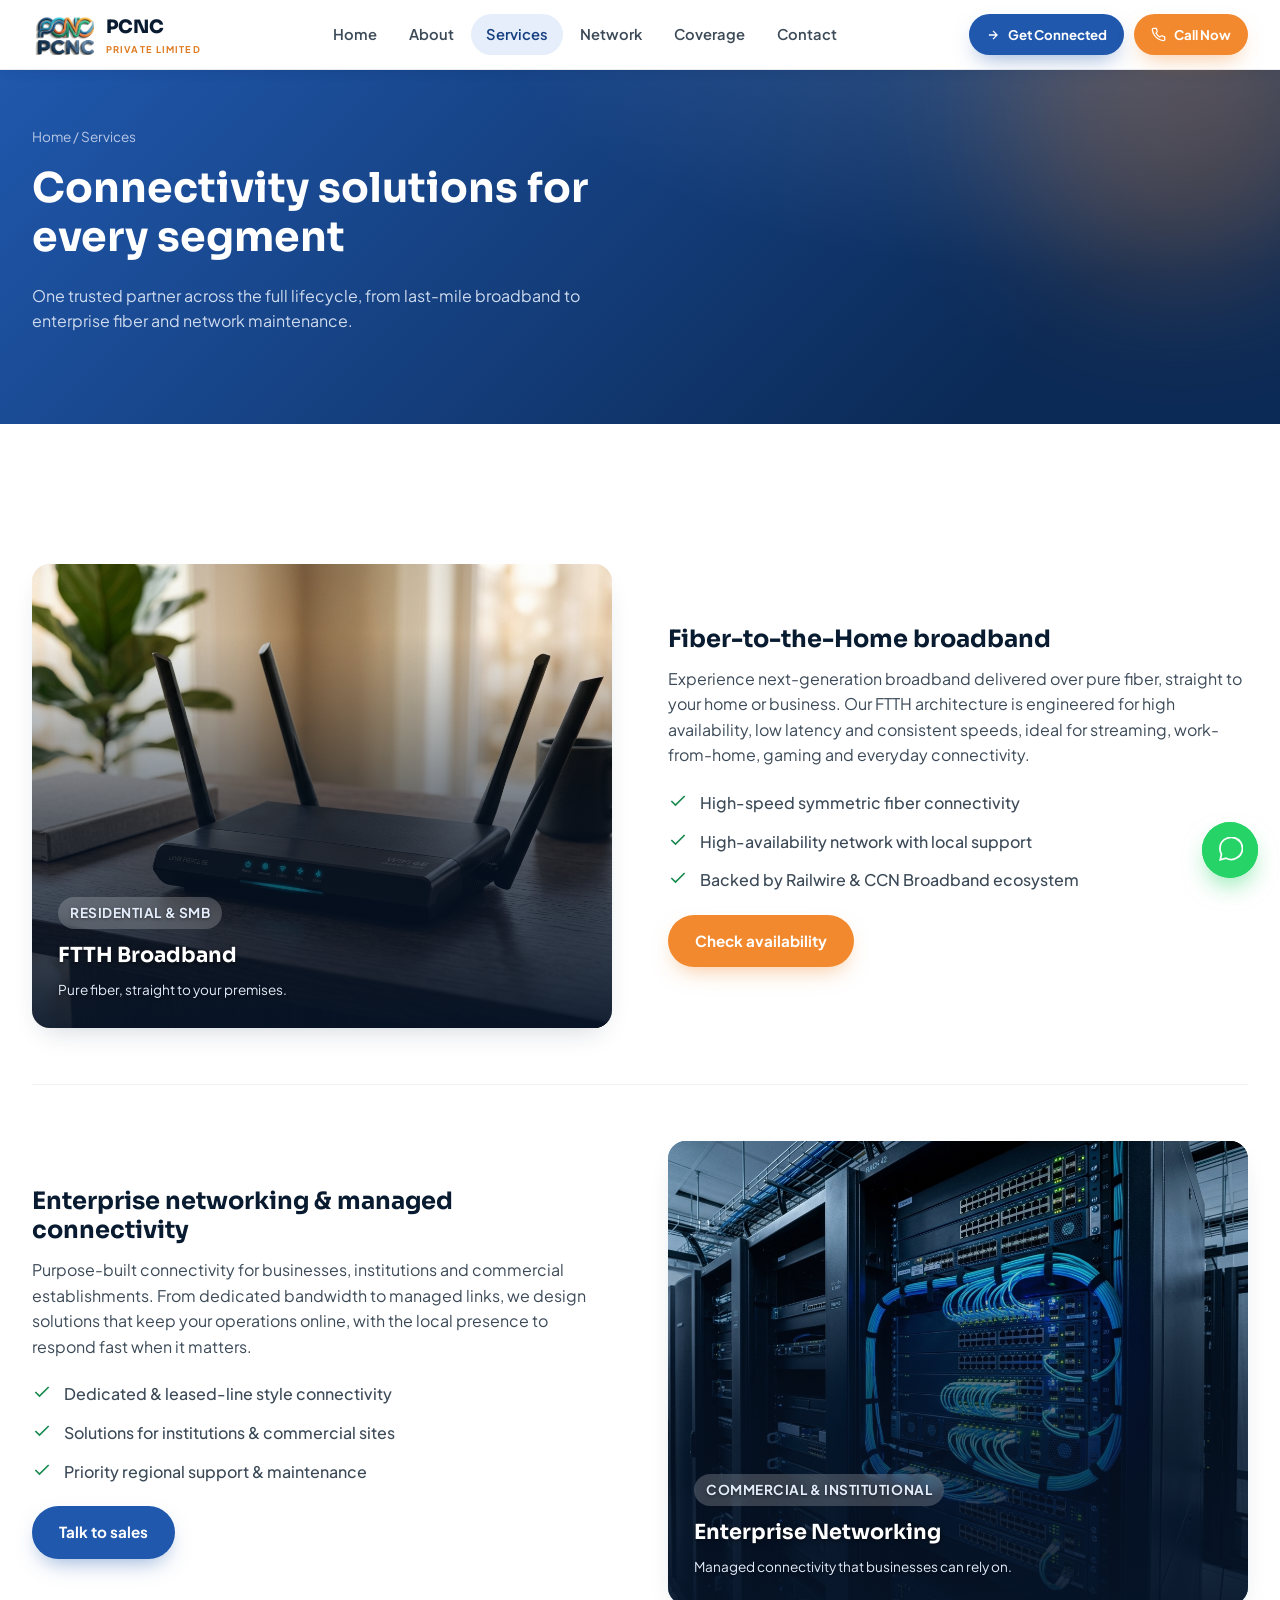
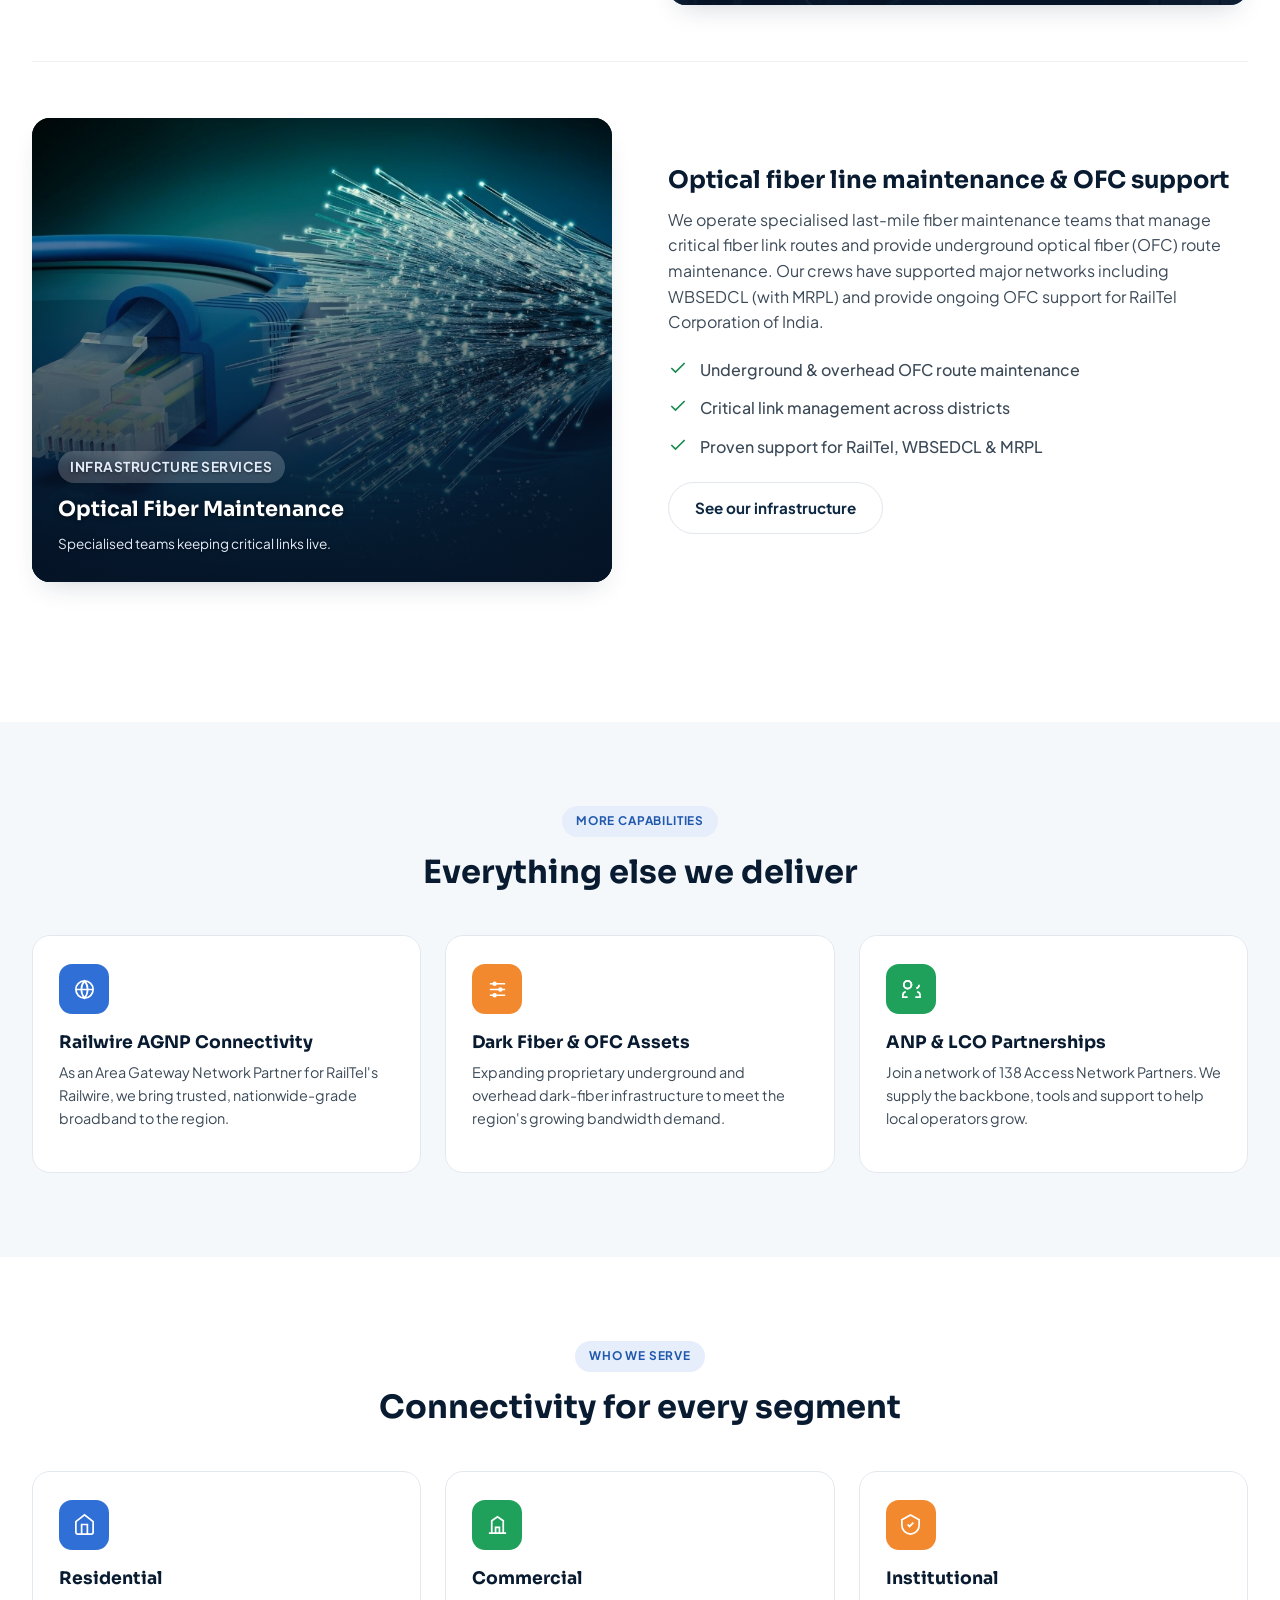
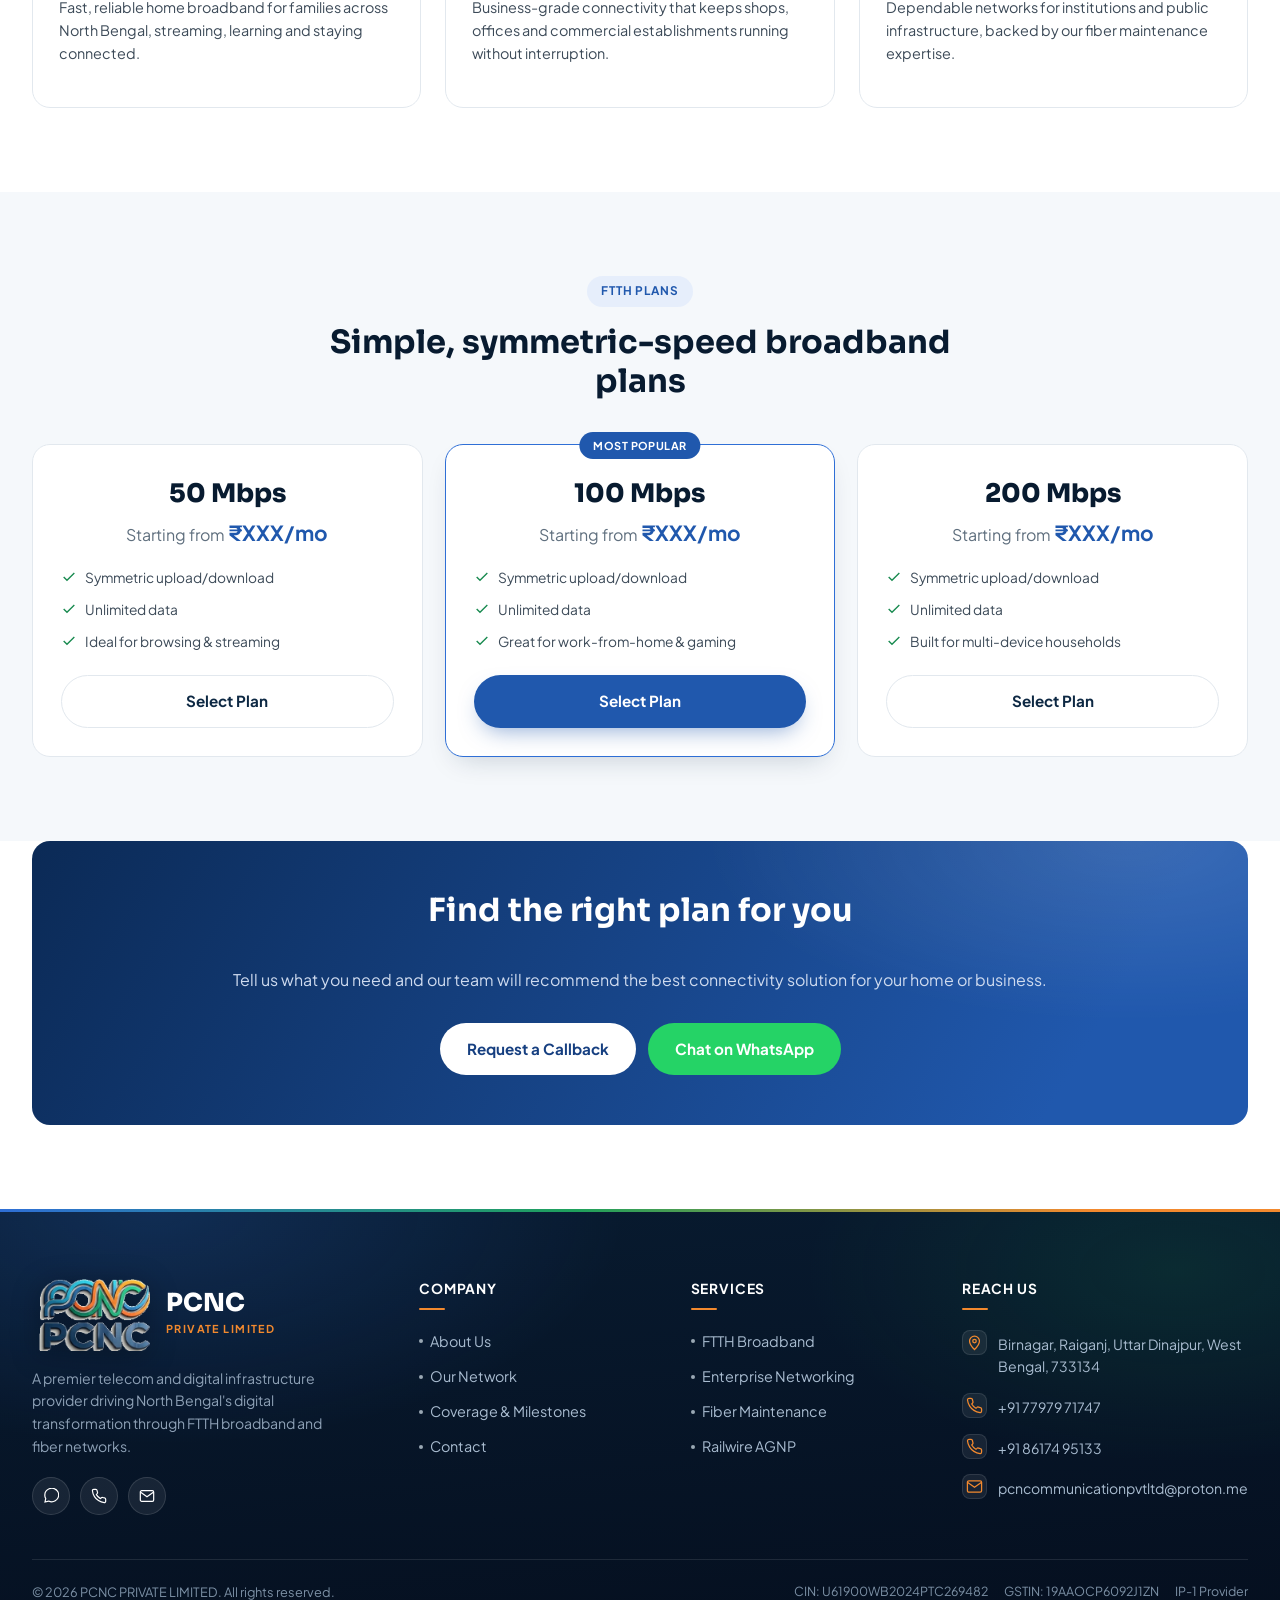
<file: services.html>
<!doctype html>
<html lang="en">
<head>
<meta charset="UTF-8">
<meta name="viewport" content="width=device-width, initial-scale=1.0">
<title>Services | PCNC PRIVATE LIMITED</title>
<meta name="description" content="FTTH broadband, enterprise networking and optical fiber maintenance from PCNC PRIVATE LIMITED, serving homes, businesses and institutions across North Bengal.">
<link rel="preconnect" href="https://fonts.googleapis.com">
<link rel="preconnect" href="https://fonts.gstatic.com" crossorigin>
<link href="https://fonts.googleapis.com/css2?family=Sora:wght@600;700;800&family=Plus+Jakarta+Sans:wght@400;500;600;700;800&display=swap" rel="stylesheet">
<link rel="stylesheet" href="assets/css/style.css">
</head>
<body>

<header class="site-header">
  <div class="wrap">
    <a href="index.html" class="brand">
      <span class="brand-mark img-frame" data-label="Logo"><img src="assets/images/logo.png" alt="PCNC PRIVATE LIMITED logo"></span>
      <span><span class="brand-name">PCNC</span><small class="brand-sub">Private Limited</small></span>
    </a>
    <nav class="nav">
      <a href="index.html">Home</a>
      <a href="about.html">About</a>
      <a href="services.html" class="active">Services</a>
      <a href="network.html">Network</a>
      <a href="coverage.html">Coverage</a>
      <a href="contact.html">Contact</a>
    </nav>
        <div class="header-actions">
      <a href="contact.html" class="btn btn-blue btn-sm btn-header-cta"><svg viewBox="0 0 24 24" width="14" height="14" fill="none" stroke="currentColor" stroke-width="2.2"><path d="M5 12h14M12 5l7 7-7 7"/></svg><span class="cta-text">Get Connected</span></a>
      <a href="tel:+917797971747" class="btn btn-orange btn-sm btn-header-call" aria-label="Call PCNC"><svg viewBox="0 0 24 24" width="15" height="15" fill="none" stroke="currentColor" stroke-width="2"><path d="M22 16.92v3a2 2 0 0 1-2.18 2 19.79 19.79 0 0 1-8.63-3.07 19.5 19.5 0 0 1-6-6 19.79 19.79 0 0 1-3.07-8.67A2 2 0 0 1 4.11 2h3a2 2 0 0 1 2 1.72c.12.9.34 1.79.65 2.65a2 2 0 0 1-.45 2.11L8.09 9.91a16 16 0 0 0 6 6l1.43-1.27a2 2 0 0 1 2.11-.45c.86.31 1.75.53 2.65.65A2 2 0 0 1 22 16.92z"/></svg><span class="call-text">Call Now</span></a>
      <button class="nav-toggle" aria-label="Menu"><svg viewBox="0 0 24 24" fill="none" stroke="currentColor" stroke-width="1.8"><path d="M3 6h18M3 12h18M3 18h18"/></svg></button>
    </div>
  </div>
</header>

<section class="page-hero">
  <div class="wrap">
    <div class="crumb"><a href="index.html">Home</a> / Services</div>
    <h1>Connectivity solutions for every segment</h1>
    <p>One trusted partner across the full lifecycle, from last-mile broadband to enterprise fiber and network maintenance.</p>
  </div>
</section>

<section class="section">
  <div class="wrap">

    <div class="svc-block">
      <div class="svc-media">
        <div class="media-card has-photo img-frame" data-label="Add photo: router.jpg" style="background-image:url('assets/images/router.jpg');">
          <img src="assets/images/router.jpg" alt="Home FTTH WiFi router provided by PCNC" style="position:absolute;inset:0;width:100%;height:100%;object-fit:cover;z-index:-1;">
          <div class="media-card-body">
            <span class="media-card-tag">Residential &amp; SMB</span>
            <strong>FTTH Broadband</strong>
            <span>Pure fiber, straight to your premises.</span>
          </div>
        </div>
      </div>
      <div class="svc-copy">
        <h3>Fiber-to-the-Home broadband</h3>
        <p>Experience next-generation broadband delivered over pure fiber, straight to your home or business. Our FTTH architecture is engineered for high availability, low latency and consistent speeds, ideal for streaming, work-from-home, gaming and everyday connectivity.</p>
        <ul class="check-list">
          <li><svg viewBox="0 0 24 24" fill="none" stroke="currentColor" stroke-width="2"><path d="M20 6 9 17l-5-5"/></svg>High-speed symmetric fiber connectivity</li>
          <li><svg viewBox="0 0 24 24" fill="none" stroke="currentColor" stroke-width="2"><path d="M20 6 9 17l-5-5"/></svg>High-availability network with local support</li>
          <li><svg viewBox="0 0 24 24" fill="none" stroke="currentColor" stroke-width="2"><path d="M20 6 9 17l-5-5"/></svg>Backed by Railwire &amp; CCN Broadband ecosystem</li>
        </ul>
        <a href="contact.html" class="btn btn-orange">Check availability</a>
      </div>
    </div>

    <div class="svc-block reverse">
      <div class="svc-copy">
        <h3>Enterprise networking &amp; managed connectivity</h3>
        <p>Purpose-built connectivity for businesses, institutions and commercial establishments. From dedicated bandwidth to managed links, we design solutions that keep your operations online, with the local presence to respond fast when it matters.</p>
        <ul class="check-list">
          <li><svg viewBox="0 0 24 24" fill="none" stroke="currentColor" stroke-width="2"><path d="M20 6 9 17l-5-5"/></svg>Dedicated &amp; leased-line style connectivity</li>
          <li><svg viewBox="0 0 24 24" fill="none" stroke="currentColor" stroke-width="2"><path d="M20 6 9 17l-5-5"/></svg>Solutions for institutions &amp; commercial sites</li>
          <li><svg viewBox="0 0 24 24" fill="none" stroke="currentColor" stroke-width="2"><path d="M20 6 9 17l-5-5"/></svg>Priority regional support &amp; maintenance</li>
        </ul>
        <a href="contact.html" class="btn btn-blue">Talk to sales</a>
      </div>
      <div class="svc-media">
        <div class="media-card has-photo img-frame" data-label="Enterprise Networking" style="background-image:url('assets/images/enterprise.jpg');">
          <img src="assets/images/enterprise.jpg" alt="Enterprise fiber networking and datacenter infrastructure" style="position:absolute;inset:0;width:100%;height:100%;object-fit:cover;z-index:-1;">
          <div class="media-card-body">
            <span class="media-card-tag">Commercial &amp; institutional</span>
            <strong>Enterprise Networking</strong>
            <span>Managed connectivity that businesses can rely on.</span>
          </div>
        </div>
      </div>
    </div>

    <div class="svc-block">
      <div class="svc-media">
        <div class="media-card has-photo img-frame" data-label="Fiber Maintenance" style="background-image:url('assets/images/fiber-cable.jpg');">
          <img src="assets/images/fiber-cable.jpg" alt="Specialised optical fiber cable and maintenance infrastructure" style="position:absolute;inset:0;width:100%;height:100%;object-fit:cover;z-index:-1;">
          <div class="media-card-body">
            <span class="media-card-tag">Infrastructure services</span>
            <strong>Optical Fiber Maintenance</strong>
            <span>Specialised teams keeping critical links live.</span>
          </div>
        </div>
      </div>
      <div class="svc-copy">
        <h3>Optical fiber line maintenance &amp; OFC support</h3>
        <p>We operate specialised last-mile fiber maintenance teams that manage critical fiber link routes and provide underground optical fiber (OFC) route maintenance. Our crews have supported major networks including WBSEDCL (with MRPL) and provide ongoing OFC support for RailTel Corporation of India.</p>
        <ul class="check-list">
          <li><svg viewBox="0 0 24 24" fill="none" stroke="currentColor" stroke-width="2"><path d="M20 6 9 17l-5-5"/></svg>Underground &amp; overhead OFC route maintenance</li>
          <li><svg viewBox="0 0 24 24" fill="none" stroke="currentColor" stroke-width="2"><path d="M20 6 9 17l-5-5"/></svg>Critical link management across districts</li>
          <li><svg viewBox="0 0 24 24" fill="none" stroke="currentColor" stroke-width="2"><path d="M20 6 9 17l-5-5"/></svg>Proven support for RailTel, WBSEDCL &amp; MRPL</li>
        </ul>
        <a href="network.html" class="btn btn-outline">See our infrastructure</a>
      </div>
    </div>

  </div>
</section>

<section class="section section--soft">
  <div class="wrap">
    <div class="section-top center">
      <div class="eyebrow">More capabilities</div>
      <h2>Everything else we deliver</h2>
    </div>
    <div class="card-grid">
      <div class="svc-card">
        <div class="sq-icon blue"><svg viewBox="0 0 24 24" fill="none" stroke="currentColor" stroke-width="1.8"><circle cx="12" cy="12" r="9"/><path d="M3 12h18M12 3a14 14 0 0 1 0 18 14 14 0 0 1 0-18Z"/></svg></div>
        <h4>Railwire AGNP Connectivity</h4>
        <p>As an Area Gateway Network Partner for RailTel's Railwire, we bring trusted, nationwide-grade broadband to the region.</p>
      </div>
      <div class="svc-card">
        <div class="sq-icon orange"><svg viewBox="0 0 24 24" fill="none" stroke="currentColor" stroke-width="1.8"><path d="M4 12h16M4 6h16M4 18h16"/><circle cx="9" cy="6" r="1.4"/><circle cx="15" cy="12" r="1.4"/><circle cx="9" cy="18" r="1.4"/></svg></div>
        <h4>Dark Fiber &amp; OFC Assets</h4>
        <p>Expanding proprietary underground and overhead dark-fiber infrastructure to meet the region's growing bandwidth demand.</p>
      </div>
      <div class="svc-card">
        <div class="sq-icon green"><svg viewBox="0 0 24 24" fill="none" stroke="currentColor" stroke-width="1.8"><path d="M17 20h5v-2a4 4 0 0 0-3-3.87M9 20H4v-2a4 4 0 0 1 3-3.87M13 7a4 4 0 1 1-8 0 4 4 0 0 1 8 0ZM21 7a4 4 0 0 1-3 3.87"/><circle cx="9" cy="7" r="4"/></svg></div>
        <h4>ANP &amp; LCO Partnerships</h4>
        <p>Join a network of 138 Access Network Partners. We supply the backbone, tools and support to help local operators grow.</p>
      </div>
    </div>
  </div>
</section>

<section class="section">
  <div class="wrap">
    <div class="section-top center">
      <div class="eyebrow">Who we serve</div>
      <h2>Connectivity for every segment</h2>
    </div>
    <div class="card-grid">
      <div class="svc-card">
        <div class="sq-icon blue"><svg viewBox="0 0 24 24" fill="none" stroke="currentColor" stroke-width="1.8"><path d="m3 9 9-7 9 7v11a2 2 0 0 1-2 2H5a2 2 0 0 1-2-2z"/><path d="M9 22V12h6v10"/></svg></div>
        <h4>Residential</h4>
        <p>Fast, reliable home broadband for families across North Bengal, streaming, learning and staying connected.</p>
      </div>
      <div class="svc-card">
        <div class="sq-icon green"><svg viewBox="0 0 24 24" fill="none" stroke="currentColor" stroke-width="1.8"><path d="M3 21h18M6 21V8l6-4 6 4v13M10 21v-6h4v6"/></svg></div>
        <h4>Commercial</h4>
        <p>Business-grade connectivity that keeps shops, offices and commercial establishments running without interruption.</p>
      </div>
      <div class="svc-card">
        <div class="sq-icon orange"><svg viewBox="0 0 24 24" fill="none" stroke="currentColor" stroke-width="1.8"><path d="M12 2 3 7v6c0 5 4 8.5 9 9 5-.5 9-4 9-9V7z"/><path d="m9 12 2 2 4-4"/></svg></div>
        <h4>Institutional</h4>
        <p>Dependable networks for institutions and public infrastructure, backed by our fiber maintenance expertise.</p>
      </div>
    </div>
  </div>
</section>

<section class="section section--soft">
  <div class="wrap">
    <div class="section-top center">
      <div class="eyebrow">FTTH Plans</div>
      <h2>Simple, symmetric-speed broadband plans</h2>
    </div>
    <div class="pricing-grid">
      <div class="pricing-card">
        <div class="pricing-speed">50 Mbps</div>
        <div class="pricing-price">Starting from <strong>&#8377;XXX/mo</strong></div>
        <ul>
          <li><svg viewBox="0 0 24 24" fill="none" stroke="currentColor" stroke-width="2"><path d="M20 6 9 17l-5-5"/></svg>Symmetric upload/download</li>
          <li><svg viewBox="0 0 24 24" fill="none" stroke="currentColor" stroke-width="2"><path d="M20 6 9 17l-5-5"/></svg>Unlimited data</li>
          <li><svg viewBox="0 0 24 24" fill="none" stroke="currentColor" stroke-width="2"><path d="M20 6 9 17l-5-5"/></svg>Ideal for browsing &amp; streaming</li>
        </ul>
        <a href="contact.html" class="btn btn-outline btn-block">Select Plan</a>
      </div>
      <div class="pricing-card popular">
        <span class="pricing-popular-tag">Most popular</span>
        <div class="pricing-speed">100 Mbps</div>
        <div class="pricing-price">Starting from <strong>&#8377;XXX/mo</strong></div>
        <ul>
          <li><svg viewBox="0 0 24 24" fill="none" stroke="currentColor" stroke-width="2"><path d="M20 6 9 17l-5-5"/></svg>Symmetric upload/download</li>
          <li><svg viewBox="0 0 24 24" fill="none" stroke="currentColor" stroke-width="2"><path d="M20 6 9 17l-5-5"/></svg>Unlimited data</li>
          <li><svg viewBox="0 0 24 24" fill="none" stroke="currentColor" stroke-width="2"><path d="M20 6 9 17l-5-5"/></svg>Great for work-from-home &amp; gaming</li>
        </ul>
        <a href="contact.html" class="btn btn-blue btn-block">Select Plan</a>
      </div>
      <div class="pricing-card">
        <div class="pricing-speed">200 Mbps</div>
        <div class="pricing-price">Starting from <strong>&#8377;XXX/mo</strong></div>
        <ul>
          <li><svg viewBox="0 0 24 24" fill="none" stroke="currentColor" stroke-width="2"><path d="M20 6 9 17l-5-5"/></svg>Symmetric upload/download</li>
          <li><svg viewBox="0 0 24 24" fill="none" stroke="currentColor" stroke-width="2"><path d="M20 6 9 17l-5-5"/></svg>Unlimited data</li>
          <li><svg viewBox="0 0 24 24" fill="none" stroke="currentColor" stroke-width="2"><path d="M20 6 9 17l-5-5"/></svg>Built for multi-device households</li>
        </ul>
        <a href="contact.html" class="btn btn-outline btn-block">Select Plan</a>
      </div>
    </div>
  </div>
</section>

<section class="section" style="padding-top:0;">
  <div class="wrap">
    <div class="cta-banner center">
      <h2>Find the right plan for you</h2>
      <p>Tell us what you need and our team will recommend the best connectivity solution for your home or business.</p>
      <div class="cta-actions">
        <a href="contact.html" class="btn btn-white">Request a Callback</a>
        <a href="https://wa.me/917797971747" class="btn btn-whatsapp" target="_blank" rel="noopener">Chat on WhatsApp</a>
      </div>
    </div>
  </div>
</section>

<footer class="site-footer">
  <div class="wrap">
    <div class="footer-grid">
      <div class="footer-brand">
        <a href="index.html" class="brand">
          <span class="brand-mark img-frame" data-label="Logo"><img src="assets/images/logo.png" alt="PCNC PRIVATE LIMITED logo"></span>
          <span><span class="brand-name">PCNC</span><small class="brand-sub">Private Limited</small></span>
        </a>
        <p>A premier telecom and digital infrastructure provider driving North Bengal's digital transformation through FTTH broadband and fiber networks.</p>
        <div class="footer-social">
          <a href="https://wa.me/917797971747" aria-label="WhatsApp" target="_blank" rel="noopener"><svg viewBox="0 0 24 24" fill="none" stroke="currentColor" stroke-width="1.8"><path d="M20.5 3.5a10.4 10.4 0 0 0-17.8 7.2c0 1.8.5 3.6 1.4 5.1L3 21l5.4-1.4a10.4 10.4 0 0 0 15.1-9.1c0-2.8-1.1-5.4-3-7.3Z"/></svg></a>
          <a href="tel:+917797971747" aria-label="Call"><svg viewBox="0 0 24 24" fill="none" stroke="currentColor" stroke-width="1.8"><path d="M22 16.92v3a2 2 0 0 1-2.18 2 19.79 19.79 0 0 1-8.63-3.07 19.5 19.5 0 0 1-6-6 19.79 19.79 0 0 1-3.07-8.67A2 2 0 0 1 4.11 2h3a2 2 0 0 1 2 1.72c.12.9.34 1.79.65 2.65a2 2 0 0 1-.45 2.11L8.09 9.91a16 16 0 0 0 6 6l1.43-1.27a2 2 0 0 1 2.11-.45c.86.31 1.75.53 2.65.65A2 2 0 0 1 22 16.92z"/></svg></a>
          <a href="mailto:pcncommunicationpvtltd@proton.me" aria-label="Email"><svg viewBox="0 0 24 24" fill="none" stroke="currentColor" stroke-width="1.8"><rect x="2" y="4" width="20" height="16" rx="2"/><path d="M22 6 12 13 2 6"/></svg></a>
        </div>
      </div>
      <div>
        <div class="foot-h">Company</div>
        <div class="foot-links">
          <a href="about.html">About Us</a>
          <a href="network.html">Our Network</a>
          <a href="coverage.html">Coverage &amp; Milestones</a>
          <a href="contact.html">Contact</a>
        </div>
      </div>
      <div>
        <div class="foot-h">Services</div>
        <div class="foot-links">
          <a href="services.html">FTTH Broadband</a>
          <a href="services.html">Enterprise Networking</a>
          <a href="services.html">Fiber Maintenance</a>
          <a href="network.html">Railwire AGNP</a>
        </div>
      </div>
      <div>
        <div class="foot-h">Reach Us</div>
        <ul class="foot-contact">
          <li><svg viewBox="0 0 24 24" fill="none" stroke="currentColor" stroke-width="1.8"><path d="M12 22s7-6.6 7-12a7 7 0 1 0-14 0c0 5.4 7 12 7 12Z"/><circle cx="12" cy="10" r="2.5"/></svg><span>Birnagar, Raiganj, Uttar Dinajpur, West Bengal, 733134</span></li>
          <li><svg viewBox="0 0 24 24" fill="none" stroke="currentColor" stroke-width="1.8"><path d="M22 16.92v3a2 2 0 0 1-2.18 2 19.79 19.79 0 0 1-8.63-3.07 19.5 19.5 0 0 1-6-6 19.79 19.79 0 0 1-3.07-8.67A2 2 0 0 1 4.11 2h3a2 2 0 0 1 2 1.72c.12.9.34 1.79.65 2.65a2 2 0 0 1-.45 2.11L8.09 9.91a16 16 0 0 0 6 6l1.43-1.27a2 2 0 0 1 2.11-.45c.86.31 1.75.53 2.65.65A2 2 0 0 1 22 16.92z"/></svg><a href="tel:+917797971747">+91 77979 71747</a></li>
          <li><svg viewBox="0 0 24 24" fill="none" stroke="currentColor" stroke-width="1.8"><path d="M22 16.92v3a2 2 0 0 1-2.18 2 19.79 19.79 0 0 1-8.63-3.07 19.5 19.5 0 0 1-6-6 19.79 19.79 0 0 1-3.07-8.67A2 2 0 0 1 4.11 2h3a2 2 0 0 1 2 1.72c.12.9.34 1.79.65 2.65a2 2 0 0 1-.45 2.11L8.09 9.91a16 16 0 0 0 6 6l1.43-1.27a2 2 0 0 1 2.11-.45c.86.31 1.75.53 2.65.65A2 2 0 0 1 22 16.92z"/></svg><a href="tel:+918617495133">+91 86174 95133</a></li>
          <li><svg viewBox="0 0 24 24" fill="none" stroke="currentColor" stroke-width="1.8"><rect x="2" y="4" width="20" height="16" rx="2"/><path d="M22 6 12 13 2 6"/></svg><a href="mailto:pcncommunicationpvtltd@proton.me">pcncommunicationpvtltd@proton.me</a></li>
        </ul>
      </div>
    </div>
    <div class="footer-bottom">
      <span>&copy; <span id="year"></span> PCNC PRIVATE LIMITED. All rights reserved.</span>
      <div class="footer-legal">
        <span>CIN: U61900WB2024PTC269482</span>
        <span>GSTIN: 19AAOCP6092J1ZN</span>
        <span>IP-1 Provider</span>
      </div>
    </div>
  </div>
</footer>

<a href="https://wa.me/917797971747" class="wa-float" aria-label="Chat on WhatsApp" target="_blank" rel="noopener"><svg viewBox="0 0 24 24" fill="none" stroke="currentColor" stroke-width="1.6"><path d="M20.5 3.5a10.4 10.4 0 0 0-17.8 7.2c0 1.8.5 3.6 1.4 5.1L3 21l5.4-1.4a10.4 10.4 0 0 0 15.1-9.1c0-2.8-1.1-5.4-3-7.3Z"/></svg></a>

<script src="assets/js/main.js"></script>
</body>
</html>
</file>
<file: assets/css/style.css>
/* ==========================================================================
   PCNC Private Limited -- Site Stylesheet
   ========================================================================== */

:root{
  --navy-900:#081b30;
  --navy-800:#0d2843;
  --navy-700:#123a64;
  --royal-900:#0b2a56;
  --royal-700:#163f80;
  --royal-600:#2058ad;
  --royal-500:#2f6fd6;
  --royal-100:#e6eefb;
  --green-600:#188a4f;
  --green-500:#1fa15c;
  --green-100:#e2f6ea;
  --orange-600:#e07a1f;
  --orange-500:#f2892e;
  --orange-100:#fdeadb;
  --whatsapp:#25D366;
  --ink:#13212f;
  --slate-700:#3c4a58;
  --slate-500:#5f6f7e;
  --slate-300:#9aa8b4;
  --line:#e2e8ee;
  --line-soft:#eef2f5;
  --bg:#ffffff;
  --bg-soft:#f5f8fb;
  --radius-s:6px;
  --radius-m:10px;
  --radius-l:18px;
  --shadow-s:0 1px 2px rgba(13,40,67,.06), 0 1px 1px rgba(13,40,67,.04);
  --shadow-m:0 12px 28px -12px rgba(13,40,67,.22);
  --shadow-l:0 24px 48px -16px rgba(13,40,67,.28);
  --font-display:'Sora', 'Segoe UI', sans-serif;
  --font-body:'Plus Jakarta Sans', 'Segoe UI', sans-serif;
  --wrap:1320px;
}

*,*::before,*::after{box-sizing:border-box;}
/* overflow-x:clip (not hidden) here on purpose: `hidden` turns html/body into a
   scroll container, which breaks position:sticky on .site-header (it starts
   sticking to that container instead of the viewport). `clip` still stops
   horizontal overflow without creating that container. */
html{scroll-behavior:smooth;overflow-x:clip;}
body{
  margin:0;
  font-family:var(--font-body);
  color:var(--ink);
  background:var(--bg);
  line-height:1.6;
  -webkit-font-smoothing:antialiased;
  overflow-x:clip;
  -webkit-tap-highlight-color:transparent;
}
img{max-width:100%;display:block;}
a{color:inherit;text-decoration:none;}
ul{margin:0;padding:0;list-style:none;}
h1,h2,h3,h4{font-family:var(--font-display);line-height:1.2;margin:0 0 .5em;color:var(--navy-900);}
p{margin:0 0 1em;color:var(--slate-700);}
button{font-family:inherit;cursor:pointer;-webkit-tap-highlight-color:transparent;}
input,select,textarea{font-family:inherit;font-size:1rem;}
/* Prevent content overflow at all sizes */
.wrap,.section,.hero,.site-header{max-width:100vw;}

.wrap{max-width:var(--wrap);margin:0 auto;padding:0 32px;}
.section{padding:84px 0;}
.section--soft{background:var(--bg-soft);}
.section-top{max-width:660px;margin:0 0 44px;}
.section-top.center{margin-left:auto;margin-right:auto;text-align:center;}
.eyebrow{
  display:inline-flex;align-items:center;
  font-size:.74rem;font-weight:700;letter-spacing:.07em;text-transform:uppercase;
  color:var(--royal-600);background:var(--royal-100);padding:6px 14px;border-radius:999px;margin-bottom:16px;
}
.eyebrow.on-dark{background:rgba(255,255,255,.14);color:#fff;}
h2{font-size:clamp(1.6rem,2.5vw,2.35rem);}
.lede{font-size:1.05rem;color:var(--slate-500);}

/* ---------- Buttons ---------- */
.btn{
  display:inline-flex;align-items:center;justify-content:center;gap:8px;
  padding:13px 26px;border-radius:999px;font-weight:700;font-size:.95rem;
  border:1.5px solid transparent;transition:transform .2s cubic-bezier(.2,.7,.3,1),box-shadow .2s ease,background .15s ease,color .15s ease;
  white-space:nowrap;
}
.btn:hover{transform:translateY(-2px);}
.btn:active{transform:translateY(0);}
.btn svg{transition:transform .2s ease;}
.btn:hover svg{transform:translateX(2px);}
.btn-orange{background:var(--orange-500);color:#fff;box-shadow:0 10px 22px -8px rgba(242,137,46,.5);}
.btn-orange:hover{background:var(--orange-600);}
.btn-blue{background:var(--royal-600);color:#fff;box-shadow:0 10px 22px -8px rgba(32,88,173,.5);}
.btn-blue:hover{background:var(--royal-700);}
.btn-white{background:#fff;color:var(--royal-700);}
.btn-white:hover{background:#eef3fb;}
.btn-whatsapp{background:var(--whatsapp);color:#fff;}
.btn-whatsapp:hover{background:#1fb857;}
.btn-ghost-blue{border-color:rgba(255,255,255,.55);color:#fff;}
.btn-ghost-blue:hover{background:rgba(255,255,255,.14);}
.btn-outline{border-color:var(--line);color:var(--navy-800);background:#fff;}
.btn-outline:hover{border-color:var(--royal-500);color:var(--royal-600);}
.btn-sm{padding:9px 16px;font-size:.83rem;}
.btn-block{width:100%;}

/* ---------- Header ---------- */
.site-header{
  position:sticky;
  top:0;
  z-index:1000;
  background:rgba(255,255,255,0.95);
  backdrop-filter:blur(12px);
  -webkit-backdrop-filter:blur(12px);
  border-bottom:1px solid rgba(13,40,67,0.09);
  box-shadow:0 3px 14px -3px rgba(8,27,48,0.09), 0 1px 4px -1px rgba(8,27,48,0.04);
  transition:box-shadow .25s ease, background .25s ease;
}
.site-header.scrolled{
  background:rgba(255,255,255,0.98);
  box-shadow:0 8px 24px -6px rgba(8,27,48,0.16), 0 2px 6px -2px rgba(8,27,48,0.06);
}
.site-header .wrap{display:flex;align-items:center;justify-content:space-between;padding:12px 32px;gap:20px;}
.brand{display:flex;align-items:center;gap:12px;font-family:var(--font-display);font-weight:800;font-size:1.15rem;color:var(--navy-900);}
.brand-mark{width:62px;height:40px;flex:none;background:transparent !important;}
.brand-mark img{width:100%;height:100%;object-fit:contain;object-position:left center;}
.brand-name{display:block;}
.brand-sub{display:block;font-family:var(--font-body);font-weight:700;font-size:.58rem;letter-spacing:.12em;color:var(--orange-600);text-transform:uppercase;margin-top:1px;}
.nav{display:flex;align-items:center;gap:2px;}
.nav a{position:relative;padding:9px 15px;border-radius:999px;font-weight:600;font-size:.92rem;color:var(--slate-700);transition:color .15s,background .15s;}
.nav a::after{
  content:"";position:absolute;left:15px;right:15px;bottom:3px;height:2px;border-radius:2px;
  background:var(--royal-500);transform:scaleX(0);transform-origin:left;transition:transform .25s ease;
}
.nav a:hover::after{transform:scaleX(1);}
.nav a:hover{color:var(--navy-900);}
.nav a.active{color:var(--royal-700);background:var(--royal-100);}
.nav a.active::after{transform:scaleX(0);}
.header-actions{display:flex;align-items:center;gap:10px;}
.nav-toggle{display:none;width:40px;height:40px;border-radius:8px;border:1px solid var(--line);background:#fff;align-items:center;justify-content:center;}
.nav-toggle svg{width:20px;height:20px;}

/* ---------- Hero ---------- */
.hero{
  position:relative;
  overflow:hidden;
  background-color:var(--navy-900);
  color:#fff;
  padding:68px 0 78px;
  min-height:560px;
  display:flex;
  align-items:center;
}
.hero-bg-media{
  position:absolute;
  inset:0;
  width:100%;
  height:100%;
  z-index:0;
  pointer-events:none;
  overflow:hidden;
}
.hero-bg-visual{
  position:absolute;
  inset:0;
  width:100%;
  height:100%;
  object-fit:cover;
  object-position:center bottom;
  opacity:0.88;
  filter:saturate(1.15) contrast(1.05) brightness(0.95);
  animation:hero-bg-slow-drift 16s ease-in-out infinite alternate;
  will-change:transform;
}
@keyframes hero-bg-slow-drift{
  0%{transform:scale(1.0) translate(0, 0);}
  50%{transform:scale(1.04) translate(-1.2%, 0.8%);}
  100%{transform:scale(1.02) translate(1%, -0.6%);}
}
.hero-telecom-canvas{
  position:absolute;
  inset:0;
  width:100%;
  height:100%;
  z-index:1;
  pointer-events:none;
}
.hero-bg-overlay{
  position:absolute;
  inset:0;
  z-index:2;
  background:
    linear-gradient(180deg, rgba(8,27,48,0.65) 0%, rgba(6,20,38,0.4) 40%, rgba(6,20,38,0.82) 100%),
    radial-gradient(1200px 600px at 20% 40%, rgba(8,27,48,0.68) 0%, transparent 70%);
}
.hero-bg-grid{
  position:absolute;
  inset:0;
  z-index:2;
  background-image:
    linear-gradient(to right, rgba(255,255,255,0.035) 1px, transparent 1px),
    linear-gradient(to bottom, rgba(255,255,255,0.035) 1px, transparent 1px);
  background-size:48px 48px;
  mask-image:radial-gradient(circle at 50% 50%, black 40%, transparent 85%);
  -webkit-mask-image:radial-gradient(circle at 50% 50%, black 40%, transparent 85%);
}
.hero::before{
  content:"";position:absolute;width:460px;height:460px;border-radius:50%;
  filter:blur(80px);opacity:.28;background:var(--orange-500);top:-170px;right:-110px;
  pointer-events:none;z-index:3;animation:blob-drift-a 16s ease-in-out infinite;
}
.hero::after{
  content:"";position:absolute;width:380px;height:380px;border-radius:50%;
  filter:blur(90px);opacity:.22;background:#2dd4bf;bottom:-160px;left:-90px;
  pointer-events:none;z-index:3;animation:blob-drift-b 20s ease-in-out infinite;
}
.hero .wrap{
  position:relative;
  z-index:4;
  display:grid;
  grid-template-columns:1.05fr .95fr;
  gap:40px;
  align-items:center;
  width:100%;
}
.hero-badge{
  display:inline-flex;align-items:center;gap:8px;background:rgba(255,255,255,.12);
  border:1px solid rgba(255,255,255,.24);padding:7px 16px;border-radius:999px;font-size:.78rem;font-weight:700;margin-bottom:22px;
  backdrop-filter:blur(4px);
}
.hero h1{color:#fff;font-size:clamp(2rem,3.6vw,3rem);letter-spacing:-.01em;margin-bottom:18px;text-shadow:0 2px 12px rgba(0,0,0,0.4);}
.hero h1 .c-orange{color:var(--orange-500);}
.hero h1 .c-teal{color:#7fd9c4;}
.hero p.lede{color:#cfdbef;max-width:520px;margin-bottom:28px;text-shadow:0 1px 4px rgba(0,0,0,0.3);}
.hero-cta{display:flex;gap:14px;flex-wrap:wrap;margin-bottom:26px;}
.hero-pills{display:flex;gap:10px;flex-wrap:wrap;}
.hero-pills .chip{background:rgba(255,255,255,.12);border-color:rgba(255,255,255,.22);color:#e7edf8;backdrop-filter:blur(4px);}

.hero-panel{
  position:relative;background:rgba(10,32,60,.55);border:1px solid rgba(255,255,255,.24);
  border-radius:var(--radius-l);padding:22px;backdrop-filter:blur(10px);box-shadow:0 20px 50px rgba(0,0,0,0.45);
}
.hero-stat-grid{display:grid;grid-template-columns:1fr 1fr;gap:14px;margin-bottom:16px;}
.hero-stat-grid .cell{background:rgba(255,255,255,.08);border:1px solid rgba(255,255,255,.16);border-radius:14px;padding:18px 16px;}
.hero-stat-grid strong{display:block;font-family:var(--font-display);font-size:1.7rem;color:#fff;}
.hero-stat-grid span{font-size:.76rem;color:#c7d3ea;}
.hero-live{display:flex;align-items:center;gap:8px;font-size:.78rem;color:#dbe6f7;font-weight:600;}
.hero-live .dot{width:8px;height:8px;border-radius:50%;background:#4ade80;box-shadow:0 0 0 4px rgba(74,222,128,.25);}

/* ---------- Certification strip ---------- */
.cert-strip{padding:26px 0;border-bottom:1px solid var(--line-soft);}
.cert-row{display:flex;justify-content:center;align-items:center;gap:44px;flex-wrap:wrap;}
.cert-row .badge{display:flex;align-items:center;gap:9px;color:var(--slate-500);font-weight:600;font-size:.87rem;}
.cert-row svg{width:17px;height:17px;color:var(--royal-500);flex:none;}

/* ---------- Stat band (royal gradient) ---------- */
.stat-band{
  background:radial-gradient(900px 420px at 15% 0%, rgba(255,255,255,.1), transparent 55%),
             linear-gradient(120deg,var(--royal-900),var(--royal-600) 85%);
  color:#fff;padding:70px 0;
}
.stat-band h2{color:#fff;}
.stat-band .lede{color:#c7d3ea;}
.stat-band-grid{display:grid;grid-template-columns:repeat(4,1fr);gap:0;margin-top:40px;}
.stat-band-grid .cell{text-align:center;padding:6px 20px;border-right:1px solid rgba(255,255,255,.16);}
.stat-band-grid .cell:last-child{border-right:none;}
.stat-band-grid strong{display:block;font-family:var(--font-display);font-weight:800;font-size:clamp(1.9rem,2.9vw,2.5rem);color:#fff;}
.stat-band-grid .bar{width:30px;height:3px;border-radius:2px;background:var(--orange-500);margin:10px auto 12px;}
.stat-band-grid .cell:nth-child(2) .bar{background:#7fd9c4;}
.stat-band-grid .cell:nth-child(3) .bar{background:#fff;}
.stat-band-grid .cell:nth-child(4) .bar{background:var(--orange-500);}
.stat-band-grid span{font-size:.82rem;color:#c7d3ea;font-weight:600;}

/* ---------- Split section ---------- */
.split{display:grid;grid-template-columns:1fr 1fr;gap:60px;align-items:center;}
.split.reverse .split-media{order:2;}
.check-list{margin:22px 0;display:grid;gap:13px;}
.check-list li{display:flex;gap:12px;align-items:flex-start;color:var(--slate-700);font-weight:500;}
.check-list svg{width:20px;height:20px;flex:none;color:var(--green-600);margin-top:1px;}

/* ---------- Media card: gradient / photo overlay card used throughout ---------- */
.media-card{
  position:relative;border-radius:var(--radius-l);overflow:hidden;aspect-ratio:5/4;
  box-shadow:var(--shadow-m);display:flex;align-items:flex-end;padding:26px;
  background:linear-gradient(155deg,var(--royal-700),var(--royal-900));
  transition:transform .3s ease,box-shadow .3s ease;
}
.media-card.green{background:linear-gradient(155deg,#1c8a54,#0f5d38);}
.media-card::before{
  content:"";position:absolute;inset:0;opacity:.5;
  background-image:radial-gradient(rgba(255,255,255,.35) 1px,transparent 1.4px);background-size:20px 20px;
}
.media-card.has-photo{background-size:cover;background-position:center;}
.media-card.has-photo::before{opacity:0;}
.media-card.has-photo::after{
  content:"";position:absolute;inset:0;background:linear-gradient(0deg,rgba(6,20,40,.92) 0%,rgba(6,20,40,.6) 45%,transparent 85%);
}
.media-card-body{position:relative;z-index:2;color:#fff;}
.media-card:hover{transform:translateY(-5px);box-shadow:var(--shadow-l);}
.media-card-tag{display:inline-block;background:rgba(255,255,255,.2);padding:5px 12px;border-radius:999px;font-size:.7rem;font-weight:700;letter-spacing:.04em;text-transform:uppercase;margin-bottom:10px;backdrop-filter:blur(4px);color:#fff;}
.media-card-body strong{display:block;font-family:var(--font-display);font-size:1.3rem;margin-bottom:4px;color:#fff;text-shadow:0 1px 4px rgba(0,0,0,.6);}
.media-card-body span{font-size:.85rem;color:#e2ecfb;text-shadow:0 1px 3px rgba(0,0,0,.5);}

/* ---------- Cards / services ---------- */
.card-grid{display:grid;grid-template-columns:repeat(3,1fr);gap:24px;}
.svc-card{
  background:#fff;border:1px solid var(--line);border-radius:var(--radius-l);padding:28px 26px;
  transition:transform .18s ease,box-shadow .18s ease;
}
.svc-card:hover{transform:translateY(-4px);box-shadow:var(--shadow-m);}
.sq-icon{width:50px;height:50px;border-radius:13px;display:flex;align-items:center;justify-content:center;margin-bottom:18px;color:#fff;}
.sq-icon svg{width:23px;height:23px;stroke:#ffffff !important;color:#ffffff !important;}
.sq-icon.blue{background:var(--royal-500);}
.sq-icon.green{background:var(--green-500);}
.sq-icon.orange{background:var(--orange-500);}
.svc-card h3,.svc-card h4{font-size:1.08rem;margin-bottom:8px;}
.svc-card p{font-size:.9rem;margin-bottom:14px;}
.svc-link{font-weight:700;font-size:.85rem;color:var(--royal-600);display:inline-flex;align-items:center;gap:6px;}
.svc-link svg{width:14px;height:14px;transition:transform .15s;}
.svc-card:hover .svc-link svg{transform:translateX(3px);}

/* ---------- image frame + missing-image fallback ---------- */
.img-frame{position:relative;background:var(--bg-soft);overflow:hidden;}
.img-frame img{width:100%;height:100%;object-fit:cover;}
.img-frame.img-missing{display:flex;align-items:center;justify-content:center;background:linear-gradient(135deg,var(--royal-700),var(--green-600));}
.img-frame.img-missing img{display:none;}
.img-frame.img-missing::after{
  content:attr(data-label);
  color:#fff;font-size:.72rem;font-weight:600;text-align:center;padding:14px;
  opacity:.92;line-height:1.5;
}
.media-card.img-missing{background:linear-gradient(135deg,var(--royal-700),var(--green-600)) !important;}
.media-card.img-missing::before,.media-card.img-missing::after{opacity:0;}

/* ---------- Coverage district cards ---------- */
.district-grid{display:grid;grid-template-columns:repeat(3,1fr);gap:16px;margin:22px 0 20px;}
.district-card{background:#fff;border:1px solid var(--line);border-radius:14px;padding:18px 20px;display:flex;gap:14px;align-items:center;transition:transform .22s ease,box-shadow .22s ease,border-color .22s ease;}
.district-card:hover{transform:translateY(-3px);box-shadow:var(--shadow-m);border-color:transparent;}
.district-card .sq-icon{margin-bottom:0;width:42px;height:42px;border-radius:11px;}
.district-card .sq-icon svg{width:19px;height:19px;stroke:#ffffff !important;}
.district-card strong{display:block;font-size:.95rem;color:var(--navy-900);}
.district-card span{font-size:.78rem;color:var(--slate-500);}

/* ---------- Live map ---------- */
.live-map-wrap{border-radius:var(--radius-l);overflow:hidden;box-shadow:var(--shadow-m);border:1px solid var(--line);}
.live-map{width:100%;height:380px;background:var(--bg-soft);}
.live-map.tall{height:440px;}
.map-pin-icon{background:var(--orange-500);width:16px;height:16px;border-radius:50% 50% 50% 0;transform:rotate(-45deg);border:2px solid #fff;box-shadow:0 2px 6px rgba(0,0,0,.35);}
.map-pin-icon.hq{background:var(--green-600);width:20px;height:20px;}
.leaflet-popup-content-wrapper{border-radius:10px;font-family:var(--font-body);}
.leaflet-popup-content{margin:10px 14px;font-size:.85rem;}
.leaflet-popup-content strong{display:block;color:var(--navy-900);font-family:var(--font-display);}
.locality-wrap{display:flex;flex-wrap:wrap;gap:9px;margin-top:16px;}
.map-note{font-size:.78rem;color:var(--slate-300);margin-top:14px;}
.chip{display:inline-flex;align-items:center;gap:6px;background:var(--bg-soft);border:1px solid var(--line);padding:6px 13px;border-radius:999px;font-size:.78rem;font-weight:600;color:var(--slate-700);}

/* ---------- Timeline (full-width, alternating dot colors) ---------- */
.timeline{position:relative;margin:28px 0;padding-left:14px;}
.timeline::before{content:"";position:absolute;left:19px;top:8px;bottom:8px;width:2px;background:var(--line);}
.t-row{position:relative;display:flex;gap:24px;padding-bottom:22px;}
.t-row:last-child{padding-bottom:0;}
.t-dot{position:relative;z-index:1;width:40px;height:40px;border-radius:50%;background:#fff;border:3px solid var(--royal-500);flex:none;}
.t-row.c-green .t-dot{border-color:var(--green-500);}
.t-row.c-orange .t-dot{border-color:var(--orange-500);}
.t-card{flex:1;background:#fff;border:1px solid var(--line);border-radius:14px;padding:18px 22px;}
.t-year{font-weight:800;font-size:.85rem;margin-bottom:4px;color:var(--royal-600);}
.t-row.c-green .t-year{color:var(--green-600);}
.t-row.c-orange .t-year{color:var(--orange-600);}
.t-card h4{font-size:1rem;margin-bottom:4px;}
.t-card p{margin-bottom:0;font-size:.88rem;}

/* ---------- Testimonials (Right-Sliding Slider) ---------- */
.testi-slider-container{position:relative;width:100%;overflow:hidden;padding:14px 0 20px;}
.testi-track{
  display:flex;gap:24px;transition:transform .45s cubic-bezier(.2,.8,.2,1);
  will-change:transform;
}
.testi-card{
  flex:0 0 calc(33.333% - 16px);min-width:300px;
  background:#fff;border:1px solid var(--line);border-radius:var(--radius-l);padding:28px;
  box-shadow:var(--shadow-s);transition:transform .22s ease,box-shadow .22s ease;
  display:flex;flex-direction:column;justify-content:space-between;
}
@media (max-width:960px){
  .testi-card{flex:0 0 calc(50% - 12px);}
}
@media (max-width:640px){
  .testi-card{flex:0 0 100%;}
}
.testi-card:hover{transform:translateY(-4px);box-shadow:var(--shadow-m);}
.testi-stars{color:var(--orange-500);display:flex;gap:3px;margin-bottom:14px;}
.testi-stars svg{width:16px;height:16px;}
.testi-card p{font-style:normal;font-size:.92rem;line-height:1.6;color:var(--slate-700);margin-bottom:18px;}
.testi-person{display:flex;align-items:center;gap:14px;margin-top:auto;}
.testi-avatar-img{width:48px;height:48px;border-radius:50%;object-fit:cover;border:2px solid var(--royal-100);box-shadow:0 2px 6px rgba(0,0,0,.08);flex:none;}
.testi-person strong{display:block;font-size:.92rem;color:var(--navy-900);}
.testi-person span{font-size:.78rem;color:var(--slate-500);}
.testi-controls{display:flex;align-items:center;justify-content:center;gap:16px;margin-top:28px;}
.testi-arrow{
  width:42px;height:42px;border-radius:50%;border:1px solid var(--line);background:#fff;
  color:var(--navy-900);font-size:1.1rem;cursor:pointer;display:flex;align-items:center;justify-content:center;
  transition:all .2s ease;box-shadow:var(--shadow-s);
}
.testi-arrow:hover{background:var(--royal-600);color:#fff;border-color:var(--royal-600);transform:scale(1.05);}
.testi-dots{display:flex;gap:8px;}
.testi-dot{width:8px;height:8px;border-radius:50%;background:var(--line);cursor:pointer;transition:all .2s ease;}
.testi-dot.active{width:24px;border-radius:4px;background:var(--royal-600);}

/* ---------- CTA banner (royal gradient) ---------- */
.cta-banner{
  background:radial-gradient(700px 300px at 90% 0%, rgba(255,255,255,.12), transparent 60%),
             linear-gradient(120deg,var(--royal-900),var(--royal-600) 85%);
  border-radius:var(--radius-l);padding:50px 54px;display:flex;justify-content:space-between;
  align-items:center;gap:30px;flex-wrap:wrap;color:#fff;text-align:left;
}
.cta-banner.center{justify-content:center;text-align:center;flex-direction:column;}
.cta-banner h2{color:#fff;margin-bottom:8px;}
.cta-banner p{color:#cfdbef;margin-bottom:0;}
.cta-actions{display:flex;gap:12px;flex-wrap:wrap;}

/* ---------- Forms ---------- */
.form-card{background:#fff;border:1px solid var(--line);border-radius:var(--radius-l);padding:34px;box-shadow:var(--shadow-m);}
.field-row{display:grid;grid-template-columns:1fr 1fr;gap:16px;}
.field{margin-bottom:16px;}
.field label{display:block;font-size:.82rem;font-weight:700;color:var(--navy-800);margin-bottom:7px;}
.field input,.field select,.field textarea{
  width:100%;padding:12px 14px;border-radius:9px;border:1.5px solid var(--line);background:var(--bg-soft);
  color:var(--ink);transition:border-color .15s;
}
.field input:focus,.field select:focus,.field textarea:focus{outline:none;border-color:var(--royal-500);background:#fff;}
.field textarea{resize:vertical;min-height:110px;}
.form-consent{font-size:.78rem;color:var(--slate-500);margin:14px 0 18px;}
.contact-info-list{display:grid;gap:16px;}
.info-row{display:flex;gap:16px;align-items:flex-start;background:#fff;border:1px solid var(--line);border-radius:14px;padding:18px 20px;}
.info-row .sq-icon{margin-bottom:0;width:44px;height:44px;}
.info-row .sq-icon svg{width:22px;height:22px;stroke:#ffffff !important;color:#ffffff !important;}
.info-row strong{display:block;color:var(--navy-900);font-size:.95rem;margin-bottom:2px;}
.info-row span,.info-row a{font-size:.88rem;color:var(--slate-500);}
.info-row a:hover{color:var(--royal-600);}
.info-legal{background:var(--bg-soft);border:1px solid var(--line);border-radius:14px;padding:16px 20px;font-size:.82rem;color:var(--slate-500);}
.info-legal strong{display:block;color:var(--navy-900);margin-bottom:4px;}

/* ---------- Page hero (inner pages) ---------- */
.page-hero{
  background:radial-gradient(1000px 460px at 85% -20%, rgba(255,255,255,.14), transparent 60%),
             linear-gradient(135deg,var(--royal-600) 0%,var(--royal-900) 80%);
  color:#fff;padding:56px 0 74px;position:relative;overflow:hidden;
}
.page-hero::before{content:"";position:absolute;width:360px;height:360px;border-radius:50%;filter:blur(70px);opacity:.24;background:var(--orange-500);top:-150px;right:-80px;pointer-events:none;animation:blob-drift-a 16s ease-in-out infinite;}
.page-hero.tight{padding-bottom:100px;}
.page-hero .wrap{position:relative;}

/* ---------- Floating stat card (breaks a hero -> band seam) ---------- */
.stat-float-wrap{position:relative;z-index:3;margin-top:-70px;}
.stat-float{background:#fff;border-radius:var(--radius-l);box-shadow:var(--shadow-l);padding:28px 32px;}
.stat-float-grid{display:grid;grid-template-columns:repeat(4,1fr);gap:0;}
.stat-float-grid .cell{text-align:center;padding:6px 12px;border-right:1px solid var(--line-soft);}
.stat-float-grid .cell:last-child{border-right:none;}
.stat-float-grid strong{display:block;font-family:var(--font-display);font-weight:800;font-size:clamp(1.6rem,2.4vw,2.1rem);color:var(--navy-900);}
.stat-float-grid .bar{width:28px;height:3px;border-radius:2px;background:var(--orange-500);margin:6px auto 8px;}
.stat-float-grid .cell:nth-child(2) .bar{background:var(--green-500);}
.stat-float-grid .cell:nth-child(3) .bar{background:var(--royal-500);}
.stat-float-grid .cell:nth-child(4) .bar{background:var(--orange-500);}
.stat-float-grid span{font-size:.8rem;color:var(--slate-500);font-weight:600;}
.crumb{font-size:.85rem;color:#b9c8e4;margin-bottom:16px;}
.crumb a{color:#b9c8e4;}
.crumb a:hover{color:#fff;}
.page-hero h1{color:#fff;font-size:clamp(1.85rem,3.2vw,2.7rem);max-width:640px;}
.page-hero p{color:#cfdbef;max-width:560px;font-size:1rem;}

/* ---------- 2x2 stat card grid (About) ---------- */
.stat2-grid{display:grid;grid-template-columns:1fr 1fr;gap:16px;}
.stat2-card{background:#fff;border:1px solid var(--line);border-radius:14px;padding:22px;text-align:center;}
.stat2-card strong{display:block;font-family:var(--font-display);font-size:1.9rem;color:var(--royal-600);margin-bottom:4px;}
.stat2-card span{font-size:.82rem;color:var(--slate-500);font-weight:600;}

/* ---------- Mission/vision cards ---------- */
.mv-grid{display:grid;grid-template-columns:repeat(3,1fr);gap:22px;}
.mv-card{background:#fff;border:1px solid var(--line);border-radius:var(--radius-l);padding:26px;transition:transform .22s ease,box-shadow .22s ease;}
.mv-card:hover{transform:translateY(-4px);box-shadow:var(--shadow-m);}
.mv-card h3{font-size:1.02rem;}
.mv-card p{font-size:.9rem;margin-bottom:0;}

/* ---------- Founder spotlight ---------- */
.founder-wrap{display:grid;grid-template-columns:.85fr 1.15fr;gap:48px;align-items:stretch;}
.founder-card{
  position:relative;border-radius:var(--radius-l);overflow:hidden;min-height:320px;
  background:linear-gradient(155deg,var(--royal-700),var(--royal-900));
  display:flex;flex-direction:column;justify-content:space-between;padding:28px;box-shadow:var(--shadow-m);
}
.founder-initials{font-family:var(--font-display);font-weight:800;font-size:4.2rem;color:rgba(255,255,255,.94);}
.founder-tag{align-self:flex-start;background:rgba(255,255,255,.16);color:#fff;font-size:.8rem;font-weight:700;padding:8px 16px;border-radius:999px;}
.founder-name{font-size:1.4rem;margin-bottom:2px;}
.founder-role{color:var(--royal-600);font-weight:700;font-size:.92rem;margin-bottom:14px;}
.founder-tags{display:flex;flex-wrap:wrap;gap:8px;margin-bottom:16px;}
.directors-note{margin-top:16px;background:var(--bg-soft);border:1px solid var(--line);border-radius:999px;padding:10px 18px;font-size:.84rem;color:var(--slate-500);display:inline-block;}

/* ---------- Legal table ---------- */
.legal-table{width:100%;border-collapse:collapse;}
.legal-table tr{border-bottom:1px dashed var(--line);}
.legal-table tr:last-child{border-bottom:none;}
.legal-table td{padding:15px 4px;font-size:.9rem;}
.legal-table td:first-child{color:var(--slate-500);font-weight:600;}
.legal-table td:last-child{color:var(--ink);font-weight:700;text-align:right;}

/* ---------- Big service block ---------- */
.svc-block{display:grid;grid-template-columns:1fr 1fr;gap:56px;align-items:center;padding:56px 0;border-bottom:1px solid var(--line-soft);}
.svc-block:last-child{border-bottom:none;}
.svc-block.reverse .svc-media{order:2;}
.svc-block-tag{display:inline-flex;align-items:center;gap:8px;font-size:.76rem;font-weight:700;color:var(--royal-600);text-transform:uppercase;letter-spacing:.06em;margin-bottom:10px;}
.svc-block h3{font-size:1.5rem;}
.feature-tags{display:flex;flex-wrap:wrap;gap:10px;margin:18px 0 22px;}
.feature-tag{display:flex;align-items:center;gap:7px;background:var(--bg-soft);border:1px solid var(--line);border-radius:999px;padding:8px 14px;font-size:.82rem;font-weight:600;color:var(--slate-700);}
.feature-tag svg{width:14px;height:14px;color:var(--green-600);}

/* ---------- 2x2 icon grid (Network fiber section) ---------- */
.icon2-grid{display:grid;grid-template-columns:1fr 1fr;gap:14px;}
.icon2-card{background:#fff;border:1px solid var(--line);border-radius:14px;padding:18px;}
.icon2-card .sq-icon{width:38px;height:38px;border-radius:10px;margin-bottom:10px;}
.icon2-card .sq-icon svg{width:17px;height:17px;}
.icon2-card h4{font-size:.92rem;margin-bottom:2px;}
.icon2-card p{font-size:.8rem;margin-bottom:0;}

/* ---------- Network partner grid ---------- */
.eco-grid{display:grid;grid-template-columns:repeat(auto-fit,minmax(230px,260px));justify-content:center;gap:20px;}
.eco-card{background:#fff;border:1px solid var(--line);border-radius:14px;padding:24px 20px;text-align:center;transition:transform .22s ease,box-shadow .22s ease;}
.eco-card:hover{transform:translateY(-4px);box-shadow:var(--shadow-m);}
.eco-card .sq-icon{margin:0 auto 12px;}
.eco-card h4{font-size:.92rem;margin-bottom:4px;}
.eco-card span{font-size:.78rem;color:var(--slate-500);}

/* ---------- Support strip (contact page) ---------- */
.support-grid{display:grid;grid-template-columns:repeat(3,1fr);gap:22px;}
.support-card{background:#fff;border:1px solid var(--line);border-radius:var(--radius-l);padding:28px;text-align:center;transition:transform .22s ease,box-shadow .22s ease;}
.support-card:hover{transform:translateY(-4px);box-shadow:var(--shadow-m);}
.support-card .sq-icon{margin:0 auto 16px;}
.support-card h3{font-size:1.02rem;}
.support-card p{font-size:.88rem;margin-bottom:0;}

/* ---------- Footer ---------- */
.site-footer{
  position:relative;overflow:hidden;color:#a9bcd0;padding:66px 0 0;
  background:
    radial-gradient(760px 380px at 12% 0%, rgba(47,111,214,.22), transparent 62%),
    radial-gradient(620px 320px at 92% 15%, rgba(31,161,92,.14), transparent 60%),
    linear-gradient(175deg, var(--navy-900) 0%, #050f1f 100%);
}
.site-footer::before{
  content:"";position:absolute;top:0;left:0;right:0;height:3px;
  background:linear-gradient(90deg, var(--royal-500), var(--green-500) 45%, var(--orange-500) 85%);
}
.footer-grid{position:relative;display:grid;grid-template-columns:1.5fr 1fr 1fr 1.2fr;gap:40px;padding-bottom:44px;border-bottom:1px solid rgba(255,255,255,.1);}
.footer-brand .brand{color:#fff;align-items:center;gap:16px;margin-bottom:16px;}
.footer-brand .brand-mark{width:118px;height:76px;filter:drop-shadow(0 4px 14px rgba(0,0,0,.35));}
.footer-brand .brand-mark img{object-position:left center;}
.footer-brand .brand-name{font-size:1.55rem;font-weight:800;line-height:1.15;}
.footer-brand .brand-sub{display:block;font-family:var(--font-body);font-weight:700;font-size:.68rem;letter-spacing:.13em;color:var(--orange-500);text-transform:uppercase;margin-top:3px;}
.footer-brand p{color:#8ea1b6;font-size:.88rem;margin:0 0 20px;max-width:300px;}
.footer-social{display:flex;gap:10px;}
.footer-social a{width:38px;height:38px;border-radius:50%;background:rgba(255,255,255,.07);border:1px solid rgba(255,255,255,.12);display:flex;align-items:center;justify-content:center;transition:background .2s ease,border-color .2s ease,transform .2s ease;}
.footer-social a:hover{background:var(--royal-600);border-color:var(--royal-500);transform:translateY(-2px);}
.footer-social svg{width:16px;height:16px;color:#fff;}
.foot-h{position:relative;display:inline-block;color:#fff;font-size:.86rem;font-weight:700;text-transform:uppercase;letter-spacing:.06em;margin-bottom:20px;padding-bottom:10px;}
.foot-h::after{content:"";position:absolute;left:0;bottom:0;width:26px;height:2px;border-radius:2px;background:var(--orange-500);}
.foot-links{display:grid;gap:12px;}
.foot-links a{position:relative;display:inline-flex;align-items:center;gap:7px;font-size:.9rem;color:#a9bcd0;transition:color .18s ease,transform .18s ease;}
.foot-links a::before{content:"";width:4px;height:4px;border-radius:50%;background:var(--slate-300);flex:none;transition:background .18s ease;}
.foot-links a:hover{color:#fff;transform:translateX(3px);}
.foot-links a:hover::before{background:var(--orange-500);}
.foot-contact{display:grid;gap:15px;}
.foot-contact li{display:flex;gap:11px;font-size:.88rem;align-items:flex-start;}
.foot-contact svg{width:17px;height:17px;padding:3px;box-sizing:content-box;border-radius:8px;background:rgba(255,255,255,.07);border:1px solid rgba(255,255,255,.1);color:var(--orange-500);flex:none;margin-top:0;}
.foot-contact li > span,.foot-contact li > a{margin-top:3px;}
.foot-contact a{color:#a9bcd0;transition:color .18s ease;}
.foot-contact a:hover{color:#fff;}
.footer-bottom{position:relative;display:flex;justify-content:space-between;align-items:center;gap:16px;flex-wrap:wrap;padding:22px 0;font-size:.8rem;color:#7c90a5;}
.footer-legal{display:flex;gap:16px;flex-wrap:wrap;font-size:.78rem;}

/* ---------- WhatsApp float ---------- */
.wa-float{
  position:fixed;right:22px;bottom:22px;width:56px;height:56px;border-radius:50%;background:var(--whatsapp);
  display:flex;align-items:center;justify-content:center;box-shadow:0 12px 24px -6px rgba(37,211,102,.55);
  z-index:60;transition:transform .2s ease;
}
.wa-float:hover{transform:scale(1.08);}
.wa-float svg{width:26px;height:26px;color:#fff;position:relative;z-index:1;}
.wa-float::before{
  content:"";position:absolute;inset:0;border-radius:50%;background:var(--whatsapp);
  animation:wa-pulse 2.6s ease-out infinite;
}
@keyframes wa-pulse{
  0%{transform:scale(1);opacity:.55;}
  80%{transform:scale(1.9);opacity:0;}
  100%{transform:scale(1.9);opacity:0;}
}
@media (prefers-reduced-motion: reduce){ .wa-float::before{animation:none;} }

/* ---------- Expertise ribbon ---------- */
.expertise-ribbon{
  background:linear-gradient(155deg,var(--navy-900),var(--royal-700) 85%);
  border-radius:var(--radius-l);padding:44px 40px;color:#fff;
}
.expertise-head{display:flex;justify-content:space-between;align-items:flex-end;gap:20px;margin-bottom:30px;flex-wrap:wrap;}
.expertise-head h2{color:#fff;margin-bottom:6px;}
.expertise-head p{color:#a9bcd0;margin-bottom:0;max-width:420px;}
.expertise-grid{display:grid;grid-template-columns:repeat(4,1fr);gap:1px;background:rgba(255,255,255,.14);border-radius:var(--radius-m);overflow:hidden;}
.expertise-item{background:rgba(255,255,255,.045);padding:26px 22px;}
.expertise-item .sq-icon{background:rgba(255,255,255,.14);margin-bottom:14px;}
.expertise-item h4{color:#fff;font-size:.96rem;margin-bottom:8px;}
.expertise-item p{color:#a9bcd0;font-size:.83rem;margin-bottom:14px;}
.expertise-item a{font-size:.8rem;font-weight:700;color:var(--orange-500);display:inline-flex;align-items:center;gap:5px;}

/* ---------- Equipment showcase (photo cards) ---------- */
.equip-grid{display:grid;grid-template-columns:repeat(3,1fr);gap:22px;}
.equip-card{background:#fff;border:1px solid var(--line);border-radius:var(--radius-l);overflow:hidden;transition:transform .22s ease,box-shadow .22s ease;}
.equip-card:hover{transform:translateY(-4px);box-shadow:var(--shadow-m);}
.equip-card .img-frame img{transition:transform .5s ease;}
.equip-card:hover .img-frame img{transform:scale(1.06);}
.equip-card .img-frame{aspect-ratio:1/1;background:var(--bg-soft);}
.equip-card .equip-body{padding:18px 20px 22px;}
.equip-card h4{font-size:.98rem;margin-bottom:4px;color:var(--navy-900);}
.equip-card p{font-size:.84rem;margin-bottom:0;}
.equip-tag{display:inline-block;font-size:.67rem;font-weight:700;letter-spacing:.05em;text-transform:uppercase;padding:4px 10px;border-radius:999px;margin-bottom:10px;}
.equip-tag.blue{color:var(--royal-600);background:var(--royal-100);}
.equip-tag.green{color:var(--green-600);background:var(--green-100);}
.equip-tag.orange{color:var(--orange-600);background:var(--orange-100);}

/* ---------- Pricing (sample plans) ---------- */
.pricing-note{display:flex;align-items:center;gap:8px;justify-content:center;background:var(--orange-100);color:var(--orange-600);font-size:.82rem;font-weight:700;padding:10px 18px;border-radius:999px;margin:0 auto 30px;max-width:fit-content;}
.pricing-grid{display:grid;grid-template-columns:repeat(3,1fr);gap:22px;}
.pricing-card{background:#fff;border:1px solid var(--line);border-radius:var(--radius-l);padding:28px;text-align:center;transition:transform .22s ease,box-shadow .22s ease;}
.pricing-card:hover{transform:translateY(-4px);box-shadow:var(--shadow-m);}
.pricing-card.popular{border-color:var(--royal-500);box-shadow:var(--shadow-m);position:relative;}
.pricing-popular-tag{position:absolute;top:-13px;left:50%;transform:translateX(-50%);background:var(--royal-600);color:#fff;font-size:.68rem;font-weight:700;padding:5px 14px;border-radius:999px;letter-spacing:.04em;text-transform:uppercase;}
.pricing-speed{font-family:var(--font-display);font-weight:800;font-size:1.6rem;color:var(--navy-900);margin-bottom:2px;}
.pricing-price{font-size:1rem;color:var(--slate-500);margin-bottom:18px;}
.pricing-price strong{color:var(--royal-600);font-size:1.3rem;}
.pricing-card ul{display:grid;gap:10px;margin-bottom:22px;text-align:left;}
.pricing-card li{display:flex;gap:8px;align-items:flex-start;font-size:.86rem;color:var(--slate-700);}
.pricing-card svg{width:16px;height:16px;color:var(--green-600);flex:none;margin-top:2px;}

/* ---------- Team mini cards ---------- */
.team-grid{display:grid;grid-template-columns:repeat(3,1fr);gap:24px;margin-top:32px;}
.team-card{background:#fff;border:1px solid var(--line);border-radius:var(--radius-l);padding:24px;text-align:center;transition:transform .22s ease,box-shadow .22s ease;}
.team-card:hover{transform:translateY(-4px);box-shadow:var(--shadow-m);}
.team-avatar{width:64px;height:64px;border-radius:50%;background:linear-gradient(135deg,var(--royal-700),var(--royal-900));color:#fff;display:flex;align-items:center;justify-content:center;font-family:var(--font-display);font-weight:700;font-size:1.15rem;margin:0 auto 12px;}
.team-card h4{font-size:.98rem;margin-bottom:2px;}
.team-role{font-size:.8rem;color:var(--royal-600);font-weight:700;}

/* ---------- Motion: hero blobs, map pulse, scroll reveal ---------- */
@keyframes blob-drift-a{
  0%,100%{transform:translate(0,0) scale(1);}
  50%{transform:translate(-26px,24px) scale(1.08);}
}
@keyframes blob-drift-b{
  0%,100%{transform:translate(0,0) scale(1);}
  50%{transform:translate(22px,-18px) scale(1.06);}
}

.map-pin-icon.hq{position:relative;}
.map-pin-icon.hq::after{
  content:"";position:absolute;left:50%;top:50%;width:20px;height:20px;border-radius:50%;
  background:var(--green-500);transform:translate(-50%,-50%) rotate(45deg);
  animation:pin-pulse 2.2s ease-out infinite;z-index:-1;
}
@keyframes pin-pulse{
  0%{opacity:.5;transform:translate(-50%,-50%) rotate(45deg) scale(1);}
  100%{opacity:0;transform:translate(-50%,-50%) rotate(45deg) scale(2.6);}
}

/* animation (not transition) so this never fights a card's own hover transition */
[data-reveal]{opacity:0;transform:translateY(26px);}
[data-reveal].is-visible{animation:reveal-in .7s cubic-bezier(.2,.7,.3,1) forwards;}
@keyframes reveal-in{
  from{opacity:0;transform:translateY(26px);}
  to{opacity:1;transform:translateY(0);}
}

@media (prefers-reduced-motion: reduce){
  html{scroll-behavior:auto;}
  .hero::before,.hero::after,.page-hero::before,.wa-float::before,.map-pin-icon.hq::after{animation:none;}
  [data-reveal]{opacity:1;transform:none;transition:none;}
}

/* ============================================================
   RESPONSIVE, MOBILE FIRST
   ============================================================ */

/* ---- 1080 px (tablet landscape / small laptop) ---- */
@media (max-width:1080px){
  .hero .wrap{grid-template-columns:1fr;}
  .hero-panel{max-width:500px;}
  .hero h1{font-size:clamp(1.9rem,3.8vw,2.6rem);}

  .card-grid,.testi-grid,.mv-grid{grid-template-columns:repeat(2,1fr);}
  .eco-grid,.district-grid{grid-template-columns:repeat(2,1fr);}
  .stat-band-grid,.stat2-grid{grid-template-columns:repeat(2,1fr);}
  .stat-float-grid{grid-template-columns:repeat(2,1fr);row-gap:18px;}
  .stat-float-grid .cell:nth-child(2){border-right:none;}
  .expertise-grid{grid-template-columns:repeat(2,1fr);}
  .equip-grid,.pricing-grid,.team-grid{grid-template-columns:repeat(2,1fr);}
  .split,.founder-wrap{grid-template-columns:1fr;gap:32px;}
  .split.reverse .split-media{order:0;}
  .footer-grid{grid-template-columns:1fr 1fr;}
  .svc-block,.svc-block.reverse{grid-template-columns:1fr;gap:32px;}
  .svc-block.reverse .svc-media{order:0;}
}

/* ---- 800 px (tablet portrait / large phone landscape) ---- */
@media (max-width:800px){
  /* Header & Nav */
  .site-header .wrap{padding:10px 18px;}
  .nav{
    display:flex;position:absolute;top:100%;left:0;right:0;background:#fff;flex-direction:column;
    border-bottom:1px solid var(--line);box-shadow:var(--shadow-m);
    max-height:0;opacity:0;overflow:hidden;padding:0 12px;
    transition:max-height .32s cubic-bezier(.2,.7,.3,1),opacity .22s ease,padding .32s ease;
    z-index:100;
  }
  .nav-toggle{display:flex;width:38px;height:38px;border-radius:8px;align-items:center;justify-content:center;flex:none;}
  .site-header.nav-open .nav{max-height:440px;opacity:1;padding:12px;}
  .site-header.nav-open .nav a{padding:13px 14px;border-radius:8px;font-size:.97rem;}

  /* Header action buttons */
  .header-actions{display:flex;align-items:center;gap:8px;}
  .btn-header-cta{display:none;}
  .btn-header-call{width:38px;height:38px;padding:0;border-radius:50%;display:inline-flex;align-items:center;justify-content:center;flex:none;}
  .btn-header-call .call-text{display:none;}
  .btn-header-call svg{margin:0;flex:none;width:16px;height:16px;min-width:16px;}

  /* Hero */
  .hero{padding:54px 0 62px;min-height:unset;}
  .hero .wrap{gap:28px;}
  .hero h1{font-size:clamp(1.75rem,5.5vw,2.3rem);}
  .hero p.lede{font-size:.97rem;}
  .hero-cta{gap:10px;}
  .hero-cta .btn{padding:12px 22px;font-size:.9rem;}
  .hero-panel{max-width:100%;}
  .hero-stat-grid{gap:10px;}
  .hero-stat-grid strong{font-size:1.4rem;}
  .hero-bg-visual{opacity:0.75;}

  /* Sections */
  .section{padding:52px 0;}
  .section--soft{padding:52px 0;}
  .wrap{padding:0 20px;}
  h2{font-size:clamp(1.4rem,4vw,1.9rem);}

  /* Grids, all single col */
  .card-grid,.testi-grid,.mv-grid,.eco-grid,.district-grid,.icon2-grid,
  .support-grid,.stat-band-grid,.stat2-grid{grid-template-columns:1fr !important;}
  .expertise-grid,.equip-grid,.pricing-grid,.team-grid{grid-template-columns:1fr !important;}

  /* Stat bands */
  .stat-band{padding:48px 0;}
  .stat-float-grid{grid-template-columns:1fr;row-gap:16px;}
  .stat-float-grid .cell{border-right:none;border-bottom:1px solid var(--line-soft);padding-bottom:14px;}
  .stat-float-grid .cell:last-child{border-bottom:none;}
  .stat-float{padding:22px 20px;}
  .stat-float-wrap{margin-top:-44px;}

  /* Map */
  .live-map,.live-map.tall{height:280px;}

  /* Service blocks */
  .svc-block,.svc-block.reverse{grid-template-columns:1fr;gap:24px;padding:40px 0;}
  .svc-block.reverse .svc-media{order:0;}

  /* Expertise ribbon */
  .expertise-ribbon{padding:28px 20px;}
  .expertise-head{flex-direction:column;align-items:flex-start;gap:10px;}

  /* CTA banner */
  .cta-banner{padding:30px 22px;flex-direction:column;text-align:center;}
  .cta-banner p{margin-bottom:0;}
  .cta-actions{justify-content:center;}

  /* Form */
  .field-row{grid-template-columns:1fr;}
  .form-card{padding:24px 20px;}

  /* Footer, 2 columns with big centered logo & brand */
  .site-footer{padding-top:44px;}
  .footer-grid{grid-template-columns:1fr 1fr !important;gap:28px 18px;}
  .footer-brand{
    grid-column:1 / -1;
    text-align:center;
    display:flex;
    flex-direction:column;
    align-items:center;
    justify-content:center;
    margin-bottom:8px;
  }
  .footer-brand .brand{
    display:flex;
    flex-direction:column;
    align-items:center;
    justify-content:center;
    gap:10px;
    margin-bottom:12px;
  }
  .footer-brand .brand-mark{
    width:92px !important;
    height:58px !important;
    margin:0 auto;
  }
  .footer-brand .brand-name{
    font-size:1.8rem !important;
    font-weight:800;
    text-align:center;
    line-height:1.1;
    color:#fff;
  }
  .footer-brand .brand-sub{
    font-size:.74rem !important;
    letter-spacing:.14em;
    text-align:center;
    color:var(--orange-500);
    margin-top:2px;
  }
  .footer-brand p{
    text-align:center;
    margin:0 auto 16px;
    max-width:380px;
    font-size:.86rem;
  }
  .footer-social{
    justify-content:center;
    margin:0 auto;
  }
  .footer-grid > div:last-child{
    grid-column:1 / -1;
    border-top:1px solid rgba(255,255,255,.08);
    padding-top:20px;
    margin-top:4px;
  }
  .footer-bottom{flex-direction:column;text-align:center;gap:8px;}
  .footer-legal{justify-content:center;}
  .cert-row{gap:18px 24px;}

  /* Page hero (inner pages) */
  .page-hero{padding:38px 0 52px;}
  .page-hero.tight{padding-bottom:76px;}
  .page-hero h1{font-size:clamp(1.55rem,5vw,2.2rem);}

  /* Testimonial card */
  .testi-card{flex:0 0 100%;}
  .testi-controls{margin-top:20px;}

  /* Timeline */
  .timeline::before{left:16px;}
  .t-dot{width:32px;height:32px;}
}

/* ---- 520 px (standard mobile) ---- */
@media (max-width:520px){
  /* Header */
  .site-header .wrap{padding:8px 14px;gap:8px;}
  .brand{font-size:1rem;gap:8px;}
  .brand-mark{width:46px;height:30px;}
  .brand-name{font-size:.96rem;}
  .brand-sub{font-size:.52rem;}

  .header-actions{gap:6px;}
  .btn-header-cta{padding:7px 11px;font-size:.76rem;gap:4px;}
  .btn-header-cta svg{width:12px;height:12px;}
  .btn-header-call{width:34px;height:34px;}
  .btn-header-call svg{width:14px;height:14px;min-width:14px;flex:none;}
  .nav-toggle{width:34px;height:34px;}

  /* Hero */
  .hero{padding:44px 0 52px;}
  .hero h1{font-size:clamp(1.55rem,6.5vw,2rem);}
  .hero-badge{font-size:.7rem;padding:5px 12px;}
  .hero-cta{flex-direction:column;align-items:flex-start;}
  .hero-cta .btn{width:100%;justify-content:center;}
  .hero-pills{gap:7px;}
  .hero-pills .chip{font-size:.72rem;padding:5px 11px;}
  .hero-panel{padding:16px;}
  .hero-stat-grid{gap:8px;}
  .hero-stat-grid .cell{padding:14px 12px;}
  .hero-stat-grid strong{font-size:1.2rem;}
  .hero-stat-grid span{font-size:.7rem;}
  .hero-live{font-size:.72rem;}

  /* Sections & Typography */
  .section{padding:42px 0;}
  .section-top{margin-bottom:28px;}
  .wrap{padding:0 16px;}
  h2{font-size:clamp(1.25rem,5vw,1.7rem);}
  .lede{font-size:.95rem;}
  .eyebrow{font-size:.68rem;padding:5px 12px;}

  /* Buttons */
  .btn{padding:12px 20px;font-size:.88rem;}
  .btn-sm{padding:8px 14px;font-size:.8rem;}

  /* Cards */
  .svc-card{padding:22px 18px;}
  .sq-icon{width:44px;height:44px;}
  .mv-card{padding:20px 16px;}
  .team-card{padding:18px 14px;}
  .eco-card{padding:18px 14px;}
  .support-card{padding:22px 16px;}

  /* District cards */
  .district-grid{grid-template-columns:1fr !important;}
  .district-card{padding:14px 16px;}

  /* CTA banner */
  .cta-banner{padding:26px 18px;gap:20px;}
  .cta-actions .btn{width:100%;justify-content:center;}
  .cta-actions{flex-direction:column;}

  /* Testimonials */
  .testi-card{padding:20px;}
  .testi-arrow{width:36px;height:36px;font-size:.95rem;}

  /* Certification strip */
  .cert-strip{padding:18px 0;}
  .cert-row{gap:14px 20px;}
  .cert-row .badge{font-size:.8rem;}

  /* Stat float */
  .stat-float-wrap{margin-top:-30px;}
  .stat-float{padding:18px 16px;border-radius:14px;}
  .stat-float-grid strong{font-size:clamp(1.3rem,4vw,1.7rem);}
  .stat-float-grid span{font-size:.74rem;}

  /* Stat band */
  .stat-band{padding:38px 0;}
  .stat-band-grid{margin-top:28px;}
  .stat-band-grid strong{font-size:clamp(1.6rem,5vw,2rem);}
  .stat-band-grid .cell{padding:6px 14px;}

  /* Pricing */
  .pricing-card{padding:22px 18px;}
  .pricing-speed{font-size:1.3rem;}

  /* Expertise ribbon */
  .expertise-ribbon{padding:22px 16px;}
  .expertise-grid{grid-template-columns:1fr !important;}
  .expertise-item{padding:18px 16px;}

  /* Equip grid */
  .equip-grid{grid-template-columns:1fr !important;}
  .equip-card .equip-body{padding:14px 16px 18px;}

  /* Contact form */
  .form-card{padding:20px 16px;border-radius:14px;}
  .info-row{padding:14px 16px;}

  /* Footer on mobile - 2 columns */
  .footer-grid{grid-template-columns:1fr 1fr !important;gap:22px 14px;}
  .footer-brand .brand-mark{width:84px !important;height:54px !important;}
  .footer-brand .brand-name{font-size:1.65rem !important;}
  .foot-h{font-size:.82rem;margin-bottom:12px;color:#fff;}
  .foot-links a{font-size:.86rem;padding:2px 0;}
  .foot-contact li{font-size:.82rem;}
  .footer-bottom{font-size:.75rem;}

  /* Page hero */
  .page-hero{padding:32px 0 44px;}
  .page-hero.tight{padding-bottom:56px;}
  .page-hero h1{font-size:clamp(1.4rem,6vw,2rem);}
  .page-hero p{font-size:.9rem;}
  .crumb{font-size:.78rem;margin-bottom:12px;}

  /* Map */
  .live-map,.live-map.tall{height:240px;}
  .live-map-wrap{border-radius:12px;}

  /* Timeline */
  .timeline{padding-left:8px;}
  .timeline::before{left:14px;}
  .t-row{gap:16px;}
  .t-dot{width:28px;height:28px;flex:none;}
  .t-card{padding:14px 16px;}
  .t-card h4{font-size:.94rem;}
  .t-card p{font-size:.83rem;}
  .t-year{font-size:.78rem;}

  /* WhatsApp float */
  .wa-float{width:50px;height:50px;right:16px;bottom:16px;}
  .wa-float svg{width:22px;height:22px;}

  /* Founder card */
  .founder-initials{font-size:2.8rem;}
}

/* ---- 360 px (smallest phones) ---- */
@media (max-width:360px){
  .hero h1{font-size:1.45rem;}
  .hero-cta .btn{font-size:.83rem;padding:11px 16px;}
  .hero-panel{padding:12px;}
  h2{font-size:1.2rem;}
  .wrap{padding:0 12px;}
  .btn{font-size:.84rem;padding:11px 18px;}
  .btn-header-cta{padding:6px 9px;font-size:.72rem;}
  .footer-brand .brand-name{font-size:1.4rem !important;}
  .stat-band-grid strong{font-size:1.5rem;}
  .stat-float-grid strong{font-size:1.3rem;}
  .pricing-card{padding:18px 14px;}
  .testi-card{padding:16px;}
}

/* ---- Safe touch target sizes ---- */
@media (pointer:coarse){
  .btn{min-height:44px;}
  .nav a{min-height:44px;display:flex;align-items:center;}
  .testi-arrow{width:46px;height:46px;}
  .nav-toggle{width:42px;height:42px;}
  .foot-links a{line-height:2;}
  .testi-dot{width:12px;height:12px;}
  .testi-dot.active{width:28px;}
  /* Icon-only round buttons must stay circular on touch devices: the min-height
     above stretches them tall (width stayed at 34-38px, height forced to 44px)
     since only .btn's height was pinned for tap-target size, not its width. */
  .btn-header-call{width:44px;min-height:44px;height:44px;min-width:44px;}
  .btn-header-call svg{width:17px;height:17px;min-width:17px;}
}
</file>
